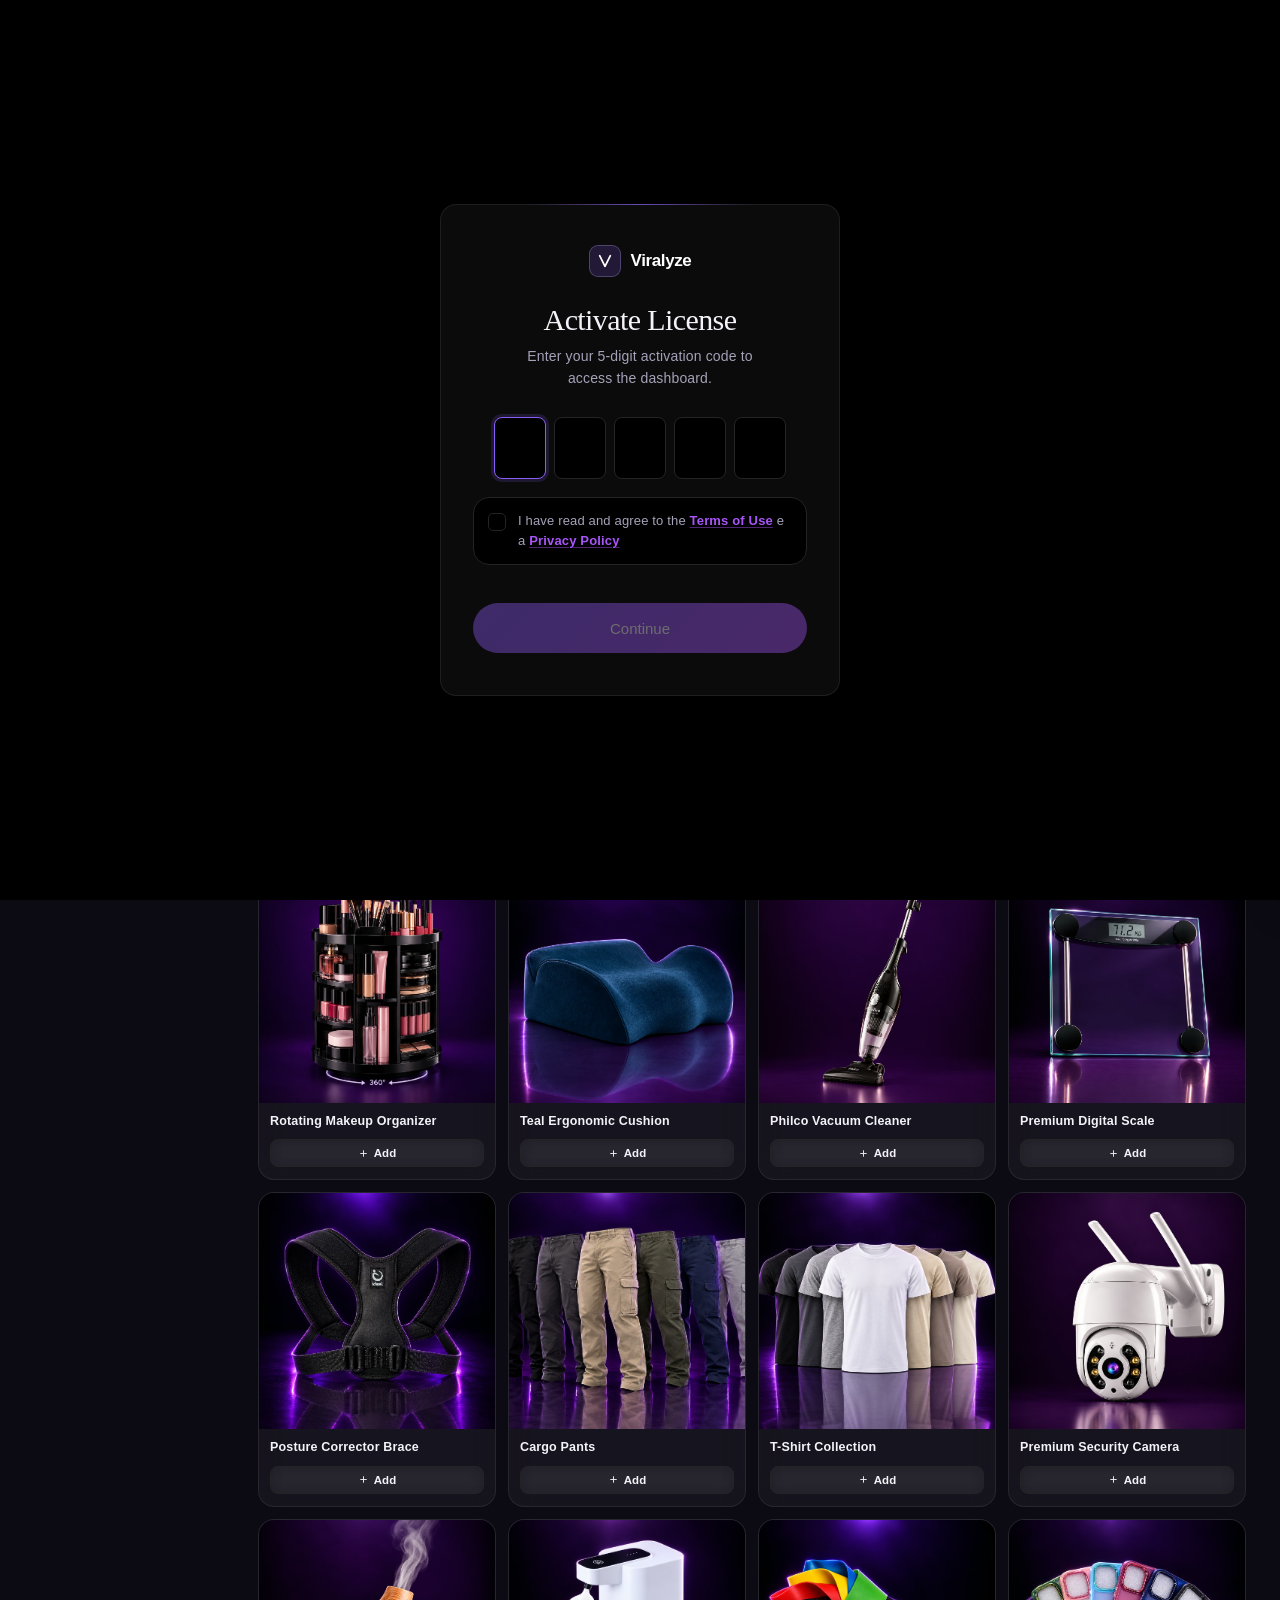
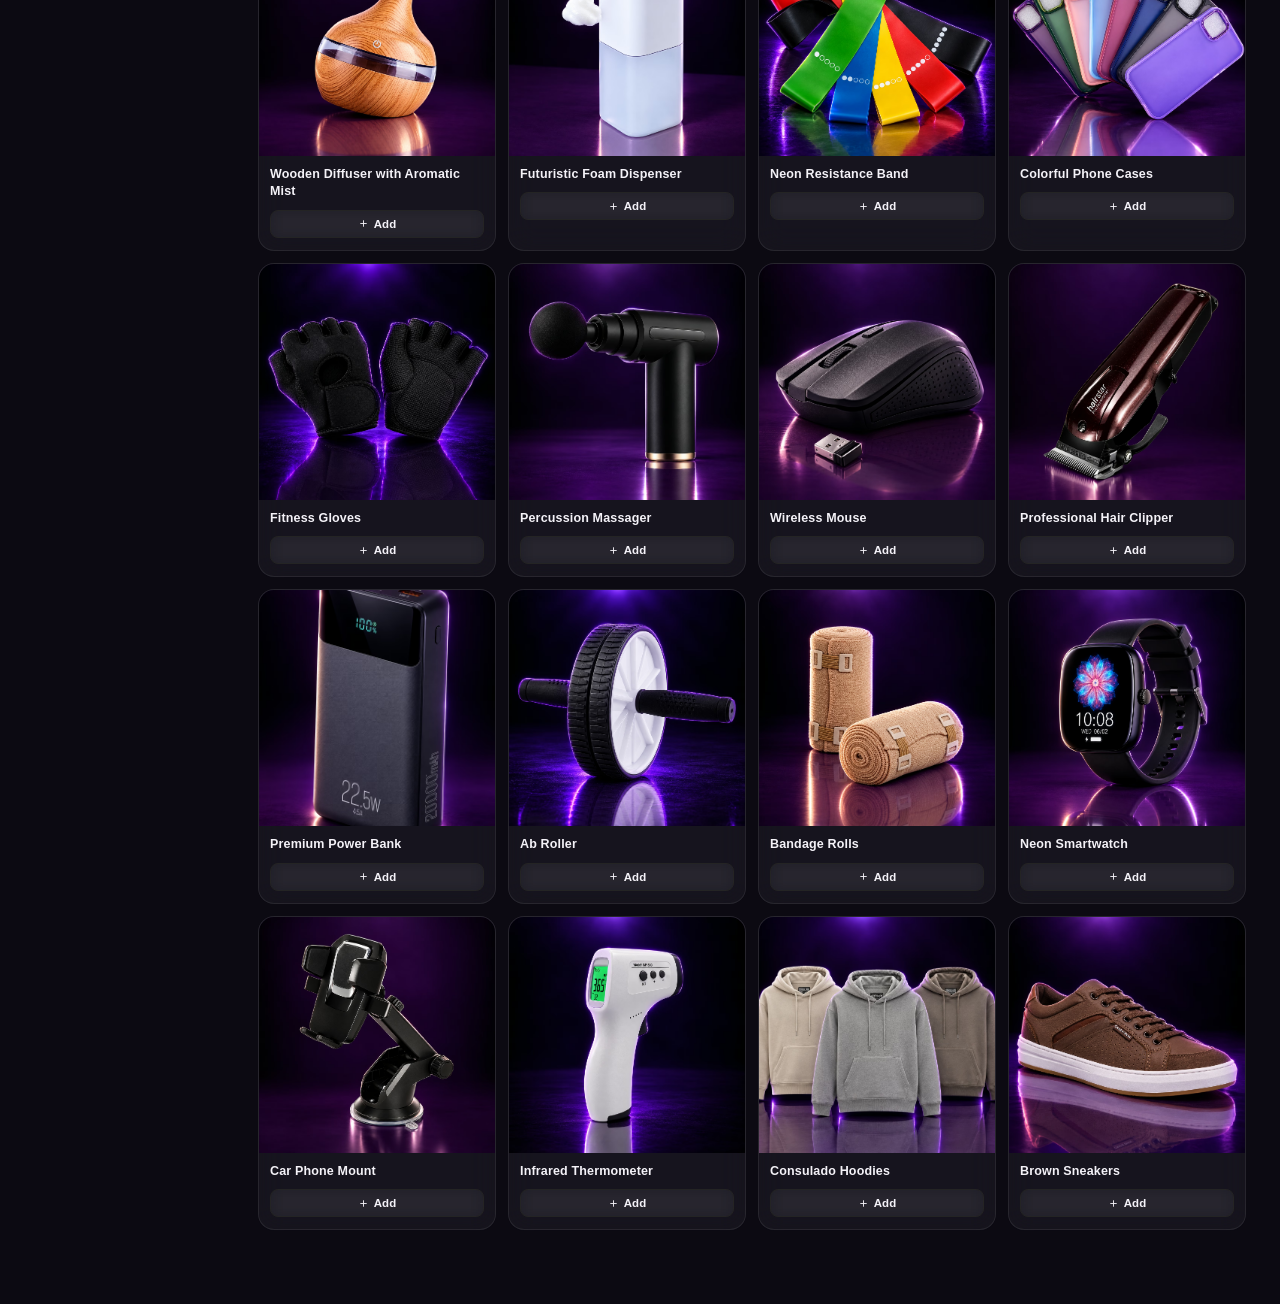
<file: index.html>
<!DOCTYPE html>
<html lang="pt-BR">
<head>
<meta charset="UTF-8">
<meta http-equiv="Content-Security-Policy" content="default-src 'self'; script-src 'self'; style-src 'self' 'unsafe-inline' https://fonts.googleapis.com; font-src 'self' https://fonts.gstatic.com; img-src 'self' data: blob: https:; connect-src 'self' https://nexai-backend-production-5e36.up.railway.app; object-src 'none'; base-uri 'self'; form-action 'self'">
<script src="js/events.js"></script>
<meta name="viewport" content="width=device-width, initial-scale=1.0, viewport-fit=cover">
<meta name="theme-color" content="#0c0a12">
<title>Viralyze — Studio de Marketing Viral</title>
<meta name="description" content="Descubra produtos em alta, gere prompts de imagem e vídeo prontos e crie influencers IA para vender mais no TikTok Shop. Tudo num só lugar.">
<link rel="canonical" href="https://viralyze-tok.vercel.app/">
<meta property="og:type" content="website">
<meta property="og:site_name" content="Viralyze">
<meta property="og:locale" content="pt_BR">
<meta property="og:url" content="https://viralyze-tok.vercel.app/">
<meta property="og:title" content="Viralyze — Studio de Marketing Viral">
<meta property="og:description" content="Descubra produtos em alta e gere prompts profissionais de imagem e vídeo para vender no TikTok Shop.">
<meta property="og:image" content="https://viralyze-tok.vercel.app/assets/og.jpg">
<meta property="og:image:type" content="image/jpeg">
<meta property="og:image:width" content="1200">
<meta property="og:image:height" content="630">
<meta property="og:image:alt" content="Viralyze — Studio de Marketing Viral">
<meta name="twitter:card" content="summary_large_image">
<meta name="twitter:title" content="Viralyze — Studio de Marketing Viral">
<meta name="twitter:description" content="Descubra produtos em alta, gere prompts de imagem e vídeo prontos e crie influencers IA para vender mais no TikTok Shop.">
<meta name="twitter:image" content="https://viralyze-tok.vercel.app/assets/og.jpg">
<meta name="twitter:image:alt" content="Viralyze — Studio de Marketing Viral">
<script src="js/i18n.js"></script>
<link rel="icon" type="image/svg+xml" href="assets/favicon.svg">
<link rel="preconnect" href="https://fonts.googleapis.com">
<link href="https://fonts.googleapis.com/css2?family=Inter:wght@300;400;500;600;700;800&display=swap" rel="stylesheet">
<link rel="stylesheet" href="css/style.css?v=4">
<link rel="stylesheet" href="css/activation.css">
<link rel="preconnect" href="https://fonts.gstatic.com" crossorigin/>
<link href="https://fonts.googleapis.com/css2?family=EB+Garamond:wght@300;400;500&display=swap" rel="stylesheet">
<link rel="stylesheet" href="css/design-system.css?v=4">
<link rel="stylesheet" href="css/glass.css?v=6">
<link rel="stylesheet" href="css/elevenlabs-theme.css?v=3">
<link rel="stylesheet" href="css/viralvideos.css?v=2">
<link rel="stylesheet" href="css/enhancements.css?v=1">
</head>
<body>

<div class="toast" id="toast" role="status" aria-live="polite">
  <span id="toast-msg">Copiado!</span>
</div>

<div class="modal-overlay" id="add-product-modal" role="dialog" aria-modal="true" aria-labelledby="modal-title">
  <div class="modal">
    <button class="modal-close" aria-label="Fechar" data-click="closeAddModal">
      <svg viewBox="0 0 24 24" style="width:13px;height:13px;stroke:currentColor;fill:none;stroke-width:2;stroke-linecap:round;stroke-linejoin:round"><line x1="18" y1="6" x2="6" y2="18"/><line x1="6" y1="6" x2="18" y2="18"/></svg>
    </button>
    <div class="modal-title" id="modal-title">Adicionar Produto</div>
    <div class="modal-sub">Informe o nome e o prompt visual do seu produto</div>
    <div class="form-group">
      <label class="form-label" for="np-nome">Nome do Produto *</label>
      <input type="text" class="form-input" id="np-nome" placeholder="Ex: Sérum Hialurônico Premium" maxlength="60">
    </div>
    <div class="form-group">
      <label class="form-label" for="np-prompt">Prompt Visual <span style="color:var(--text3);font-size:9px;letter-spacing:0;text-transform:none;font-weight:400;margin-left:3px">(máx. 200 caracteres)</span></label>
      <textarea class="form-textarea" id="np-prompt" maxlength="200" placeholder="Descreva o produto visualmente em inglês. Ex: cylindrical bottle with white dropper top" style="min-height:76px" data-input="updateCharCounter" data-args='["np-prompt","np-counter",200]'></textarea>
      <div class="char-counter" id="np-counter">0 / 200</div>
    </div>
    <button class="modal-cta" data-click="saveNewProduct">Adicionar Produto</button>
  </div>
</div>

<header class="header">
  <div style="display:flex;align-items:center;gap:8px;margin-left:auto">
    <button type="button" class="header-search-btn" id="header-search-btn" aria-label="Busca global" data-click="openSearch">
      <svg viewBox="0 0 24 24" aria-hidden="true"><circle cx="11" cy="11" r="8"/><line x1="21" y1="21" x2="16.65" y2="16.65"/></svg>
      <span class="search-label" id="search-label-desk">Buscar</span>
      <kbd class="search-kbd" id="search-kbd">/</kbd>
    </button>
    <button class="settings-trigger" id="settings-btn"
            aria-label="Configurações" data-tip="Configurações" title="Configurações" data-click="switchTab" data-args='["settings","$el"]'>
      <svg viewBox="0 0 24 24" aria-hidden="true"><circle cx="12" cy="12" r="3"/><path d="M19.4 15a1.65 1.65 0 00.33 1.82l.06.06a2 2 0 010 2.83 2 2 0 01-2.83 0l-.06-.06a1.65 1.65 0 00-1.82-.33 1.65 1.65 0 00-1 1.51V21a2 2 0 01-4 0v-.09A1.65 1.65 0 009 19.4a1.65 1.65 0 00-1.82.33l-.06.06a2 2 0 01-2.83-2.83l.06-.06A1.65 1.65 0 004.68 15a1.65 1.65 0 00-1.51-1H3a2 2 0 010-4h.09A1.65 1.65 0 004.6 9a1.65 1.65 0 00-.33-1.82l-.06-.06a2 2 0 012.83-2.83l.06.06A1.65 1.65 0 009 4.68a1.65 1.65 0 001-1.51V3a2 2 0 014 0v.09a1.65 1.65 0 001 1.51 1.65 1.65 0 001.82-.33l.06-.06a2 2 0 012.83 2.83l-.06.06A1.65 1.65 0 0019.4 9a1.65 1.65 0 001.51 1H21a2 2 0 010 4h-.09a1.65 1.65 0 00-1.51 1z"/></svg>
    </button>
  </div>
</header>

<div class="layout">

    <nav class="sidebar" aria-label="Menu principal">
    <div class="logo" style="padding:6px 10px 16px">
      <div class="logo-icon" aria-hidden="true">
        <svg viewBox="0 0 24 24" style="width:16px;height:16px;stroke:white;fill:none;stroke-width:2.6;stroke-linecap:round;stroke-linejoin:round">
          <polyline points="4 4 12 20 20 4"/>
        </svg>
      </div>
      <span class="logo-text">Viralyze</span>
    </div>
    <div class="sidebar-section">Principal</div>
    <button type="button" class="sidebar-item active" aria-current="page" data-click="switchTab" data-args='["mining","$el"]'>
      <svg viewBox="0 0 24 24" aria-hidden="true"><path d="M3 9l9-7 9 7v11a2 2 0 01-2 2H5a2 2 0 01-2-2z"/><polyline points="9 22 9 12 15 12 15 22"/></svg>
      Inventário
    </button>
    <div class="sidebar-section">Criação</div>
    <button type="button" class="sidebar-item" data-click="switchTab" data-args='["freestudio","$el"]'>
      <svg viewBox="0 0 24 24" aria-hidden="true"><path d="M21 15a2 2 0 01-2 2H7l-4 4V5a2 2 0 012-2h14a2 2 0 012 2z"/></svg>
      Estúdio Livre
    </button>
    <button type="button" class="sidebar-item" data-click="switchTab" data-args='["viralize","$el"]'>
      <svg viewBox="0 0 24 24" aria-hidden="true"><polygon points="13 2 3 14 12 14 11 22 21 10 12 10 13 2"/></svg>
      Viralize A.I
    </button>
    <button type="button" class="sidebar-item" data-click="switchTab" data-args='["influencer","$el"]'>
      <svg viewBox="0 0 24 24" aria-hidden="true"><path d="M20 21v-2a4 4 0 00-4-4H8a4 4 0 00-4 4v2"/><circle cx="12" cy="7" r="4"/></svg>
      Influencers
    </button>
    <button type="button" class="sidebar-item" data-click="switchTab" data-args='["viralvideos","$el"]'>
      <svg viewBox="0 0 24 24" aria-hidden="true"><polyline points="23 6 13.5 15.5 8.5 10.5 1 18"/><polyline points="17 6 23 6 23 12"/></svg>
      Vídeos Virais
    </button>
    <button type="button" class="sidebar-item" data-click="switchTab" data-args='["imglibrary","$el"]'>
      <svg viewBox="0 0 24 24" aria-hidden="true"><path d="M4 19.5A2.5 2.5 0 016.5 17H20"/><path d="M6.5 2H20v20H6.5A2.5 2.5 0 014 19.5v-15A2.5 2.5 0 016.5 2z"/></svg>
      Biblioteca de Imagens
    </button>
    <div class="sidebar-footer">
      <button type="button" class="sidebar-item sidebar-settings" data-click="switchTab" data-args='["settings","$el"]'>
      <svg viewBox="0 0 24 24" aria-hidden="true"><circle cx="12" cy="12" r="3"/><path d="M19.4 15a1.65 1.65 0 00.33 1.82l.06.06a2 2 0 010 2.83 2 2 0 01-2.83 0l-.06-.06a1.65 1.65 0 00-1.82-.33 1.65 1.65 0 00-1 1.51V21a2 2 0 01-4 0v-.09A1.65 1.65 0 009 19.4a1.65 1.65 0 00-1.82.33l-.06.06a2 2 0 01-2.83-2.83l.06-.06A1.65 1.65 0 004.68 15a1.65 1.65 0 00-1.51-1H3a2 2 0 010-4h.09A1.65 1.65 0 004.6 9a1.65 1.65 0 00-.33-1.82l-.06-.06a2 2 0 012.83-2.83l.06.06A1.65 1.65 0 009 4.68a1.65 1.65 0 001-1.51V3a2 2 0 014 0v.09a1.65 1.65 0 001 1.51 1.65 1.65 0 001.82-.33l.06-.06a2 2 0 012.83 2.83l-.06.06A1.65 1.65 0 0019.4 9a1.65 1.65 0 001.51 1H21a2 2 0 010 4h-.09a1.65 1.65 0 00-1.51 1z"/></svg>
      Configurações
      </button>
      <div class="plan-mini" id="plan-mini" data-state="loading">
        <div class="plan-mini-dot"></div>
        <div>
          <div class="plan-mini-name" id="plan-mini-name">Plano Pro</div>
          <div class="plan-mini-label" id="plan-mini-label">Verificando licença…</div>
        </div>
      </div>
    </div>
  </nav>

    <main class="main-content">

        <div class="tab-content active" id="tab-mining">
      <div class="page-header">
        <div>
          <h1 class="page-title">Inventário</h1>
          <p class="page-sub">Todos os produtos virais que estamos monitorando pra você, prontos pra usar nas suas criações.</p>
        </div>
        <div class="stats-bar stats-bar-compact" id="stats-bar"></div>
      </div>

      <div class="inv-toolbar">
      <div class="niche-filter-wrap" id="niche-filter-wrap">
        <button type="button" class="niche-filter-btn" aria-haspopup="true" aria-expanded="false" data-click="toggleNicheFilter">
          <svg viewBox="0 0 24 24"><polygon points="22 3 2 3 10 12.46 10 19 14 21 14 12.46 22 3"/></svg>
          <span id="niche-filter-label">Todos os nichos</span>
          <svg class="niche-caret" viewBox="0 0 24 24"><polyline points="6 9 12 15 18 9"/></svg>
        </button>
        <div class="niche-filter-panel" id="mining-filters" role="group" aria-label="Filtrar por categoria">
          <button class="filter-chip active" data-cat="all">Todos</button>
          <button class="filter-chip" data-cat="beleza"><svg viewBox="0 0 24 24" fill="none" stroke="currentColor" stroke-width="1.8" stroke-linecap="round" stroke-linejoin="round"><path d="M12 3c4 5 7 8.5 7 12a7 7 0 01-14 0c0-3.5 3-7 7-12z"/></svg> Beleza</button>
          <button class="filter-chip" data-cat="saude"><svg viewBox="0 0 24 24" fill="none" stroke="currentColor" stroke-width="1.8" stroke-linecap="round" stroke-linejoin="round"><rect x="3" y="3" width="18" height="18" rx="6" transform="rotate(45 12 12)"/><line x1="9.5" y1="9.5" x2="14.5" y2="14.5"/></svg> Saúde</button>
          <button class="filter-chip" data-cat="moda"><svg viewBox="0 0 24 24" fill="none" stroke="currentColor" stroke-width="1.8" stroke-linecap="round" stroke-linejoin="round"><path d="M12 4a2 2 0 10-2 2"/><path d="M12 6l9 6.5a1.2 1.2 0 01-.7 2.2H3.7A1.2 1.2 0 013 12.5L12 6z"/><line x1="5" y1="18" x2="19" y2="18"/></svg> Moda</button>
          <button class="filter-chip" data-cat="casa"><svg viewBox="0 0 24 24" fill="none" stroke="currentColor" stroke-width="1.8" stroke-linecap="round" stroke-linejoin="round"><path d="M4 11.5L12 4l8 7.5"/><path d="M6 10v9a1 1 0 001 1h10a1 1 0 001-1v-9"/><path d="M10 20v-5h4v5"/></svg> Casa</button>
          <button class="filter-chip" data-cat="tech"><svg viewBox="0 0 24 24" fill="none" stroke="currentColor" stroke-width="1.8" stroke-linecap="round" stroke-linejoin="round"><rect x="6" y="2" width="12" height="20" rx="2"/><line x1="10" y1="18" x2="14" y2="18"/></svg> Tech</button>
          <button class="filter-chip" data-cat="fitness"><svg viewBox="0 0 24 24" fill="none" stroke="currentColor" stroke-width="1.8" stroke-linecap="round" stroke-linejoin="round"><rect x="2" y="9" width="3" height="6" rx="1"/><rect x="19" y="9" width="3" height="6" rx="1"/><line x1="6" y1="12" x2="18" y2="12"/><rect x="6" y="7" width="3" height="10" rx="1"/><rect x="15" y="7" width="3" height="10" rx="1"/></svg> Fitness</button>
        </div>
      </div>
      <button type="button" class="inv-link-btn" data-click="openLinkImport">
        <svg viewBox="0 0 24 24" aria-hidden="true"><path d="M10 13a5 5 0 007.07 0l3-3a5 5 0 00-7.07-7.07l-1.7 1.7"/><path d="M14 11a5 5 0 00-7.07 0l-3 3a5 5 0 007.07 7.07l1.7-1.7"/></svg>
        Importar por link
      </button>
      </div>
      <p class="section-label">Campeões de Venda</p>
      <div class="product-grid" id="product-grid" role="list"></div>
    </div>

        <div class="tab-content" id="tab-freestudio">
      <div class="page-header">
        <div>
          <h1 class="page-title">Estúdio Livre</h1>
          <p class="page-sub">Crie prompts de imagem e de vídeo em um chat só, do seu jeito.</p>
        </div>
      </div>

      <div id="fs-projects-view">
        <div class="fs-projects-header">
          <p class="section-label" style="margin:0">Seus projetos</p>
          <button type="button" class="fs-new-project-btn" data-click="fsCreateProject">
            <svg viewBox="0 0 24 24"><line x1="12" y1="5" x2="12" y2="19"/><line x1="5" y1="12" x2="19" y2="12"/></svg>
            Novo projeto
          </button>
        </div>
        <div class="fs-project-grid" id="fs-project-grid"></div>
      </div>

      <div id="fs-chat-view" class="fs-chat-shell" style="display:none">
        <div class="fs-chat-topbar">
          <button type="button" class="fs-back-btn" data-click="fsBackToProjects">
            <svg viewBox="0 0 24 24" style="width:12px;height:12px;stroke:currentColor;fill:none;stroke-width:2.4"><polyline points="15 18 9 12 15 6"/></svg>
            Projetos
          </button>
          <span class="fs-chat-title" id="fs-chat-title">Projeto</span>
          <button type="button" class="fs-delete-chat-btn" id="fs-delete-chat-btn" data-click="fsDeleteActiveProject" aria-label="Apagar este chat">
            <svg viewBox="0 0 24 24" aria-hidden="true"><polyline points="3 6 5 6 21 6"/><path d="M19 6l-1 14a2 2 0 01-2 2H8a2 2 0 01-2-2L5 6"/><path d="M10 11v6M14 11v6"/><path d="M9 6V4a1 1 0 011-1h4a1 1 0 011 1v2"/></svg>
            <span>Apagar</span>
          </button>
        </div>
        <div class="fs-mode-tabs">
          <button type="button" class="fs-mode-tab active" data-mode="imagem">
            <svg viewBox="0 0 24 24"><rect x="3" y="3" width="18" height="18" rx="2"/><circle cx="8.5" cy="8.5" r="1.5"/><polyline points="21 15 16 10 5 21"/></svg>
            Gerar Imagem
          </button>
          <button type="button" class="fs-mode-tab" data-mode="video">
            <svg viewBox="0 0 24 24"><polygon points="23 7 16 12 23 17 23 7"/><rect x="1" y="5" width="15" height="14" rx="2"/></svg>
            Prompt de Vídeo
          </button>
          <button type="button" class="fs-mode-tab" data-mode="extrair">
            <svg viewBox="0 0 24 24"><path d="M23 4v6h-6"/><path d="M20.49 15a9 9 0 11-2.12-9.36L23 10"/></svg>
            Extrair Movimento
          </button>
        </div>
        <div class="fs-chat-body" id="fs-chat-body"></div>
        <div class="fs-quick-replies" id="fs-quick-replies"></div>
        <button type="button" class="fs-upload-zone" id="fs-upload-zone" style="display:none"></button>
        <input type="file" id="fs-video-file-input" accept="video/*" style="display:none">
        <input type="text" id="fs-style-input" class="fs-textinput" placeholder="Descreva o estilo do vídeo (ex: mirror selfie, unboxing, GRWM...)" style="display:none">
        <div class="fs-extract-bar" id="fs-extract-btn-wrap">
          <div class="fs-extract-quota" id="fs-extract-quota" role="status" aria-live="polite" hidden></div>
          <button type="button" class="quick-action-btn primary" style="display:none" id="fs-extract-btn" data-click="fsRunExtract">Extrair Movimento</button>
        </div>
        <div class="fs-chat-inputrow" id="fs-chat-inputrow">
          <input type="text" class="fs-chat-input" id="fs-chat-input" placeholder="Escreva sua mensagem...">
          <button type="button" class="fs-send-btn" id="fs-send-btn" aria-label="Enviar">
            <svg viewBox="0 0 24 24"><line x1="22" y1="2" x2="11" y2="13"/><polygon points="22 2 15 22 11 13 2 9 22 2"/></svg>
          </button>
        </div>
      </div>
    </div>

        <div class="tab-content" id="tab-viralize">
      <div class="page-header">
        <div>
          <h1 class="page-title">Viralize A.I</h1>
          <p class="page-sub">Escolha um avatar e receba na hora um prompt de vídeo viral pronto pra usar.</p>
        </div>
      </div>
      <p class="section-label">Escolha um avatar</p>
      <div class="viralize-avatar-grid" id="viralize-avatar-grid"></div>
      <div class="viralize-output" id="viralize-output">
        <div class="viralize-output-label">Prompt pronto para <span id="viralize-output-avatar"></span></div>
        <div class="viralize-output-text" id="viralize-output-text"></div>
        <button type="button" class="copy-btn" data-click="copyViralizeOutput">
          <svg viewBox="0 0 24 24" aria-hidden="true"><rect x="9" y="9" width="13" height="13" rx="2"/><path d="M5 15H4a2 2 0 01-2-2V4a2 2 0 012-2h9a2 2 0 012 2v1"/></svg>
          Copiar Prompt
        </button>
      </div>
    </div>

        <div class="tab-content" id="tab-imglibrary">
      <div class="page-header">
        <div>
          <h1 class="page-title">Biblioteca de Imagens</h1>
          <p class="page-sub">Tudo o que você criar no Estúdio Livre vai ficar guardado aqui, num só lugar.</p>
        </div>
      </div>
      <div class="imglib-stats">
        <div><div class="imglib-stat-num">0</div><div class="imglib-stat-label">Imagens</div></div>
        <div><div class="imglib-stat-num">0</div><div class="imglib-stat-label">Pastas</div></div>
        <div><div class="imglib-stat-num">—</div><div class="imglib-stat-label">Última atualização</div></div>
      </div>
      <div class="imglib-empty">
        <svg viewBox="0 0 24 24"><rect x="3" y="3" width="18" height="18" rx="2"/><circle cx="8.5" cy="8.5" r="1.5"/><polyline points="21 15 16 10 5 21"/></svg>
        <p>Você ainda não gerou nenhuma imagem.<br>Crie no Estúdio Livre e ela aparece aqui.</p>
        <button type="button" class="quick-action-btn primary" data-click="switchTab" data-args='["freestudio",null]'>Ir para o Estúdio Livre</button>
      </div>
    </div>

        <div class="tab-content" id="tab-influencer">
      <div class="page-header">
        <div>
          <h1 class="page-title">Influencers</h1>
          <p class="page-sub">Crie e gerencie influencers IA para sua marca</p>
        </div>
      </div>
      <div class="filters" id="avatar-filters" role="group" aria-label="Filtrar influencers">
        <button class="filter-chip active" data-gender="all">Todos</button>
        <button class="filter-chip" data-gender="f"><svg viewBox="0 0 24 24" fill="none" stroke="currentColor" stroke-width="1.8" stroke-linecap="round" stroke-linejoin="round"><circle cx="12" cy="7" r="4"/><path d="M12 11c-4.5 0-7 3-7 7v2h14v-2c0-4-2.5-7-7-7z"/></svg> Feminino</button>
        <button class="filter-chip" data-gender="m"><svg viewBox="0 0 24 24" fill="none" stroke="currentColor" stroke-width="1.8" stroke-linecap="round" stroke-linejoin="round"><circle cx="12" cy="7" r="4"/><path d="M12 11c-4.5 0-7 3-7 7v2h14v-2c0-4-2.5-7-7-7z"/></svg> Masculino</button>
        <button class="filter-chip" data-gender="custom"><svg viewBox="0 0 24 24" fill="none" stroke="currentColor" stroke-width="1.8" stroke-linecap="round" stroke-linejoin="round"><path d="M12 3l2.6 5.9 6.4.6-4.8 4.3 1.4 6.3L12 16.9 6.4 20.1l1.4-6.3-4.8-4.3 6.4-.6z"/></svg> Meus Influencers</button>
      </div>
      <p class="section-label">Influencers Prontos</p>
      <div class="product-grid" id="avatar-grid" style="margin-bottom:28px" role="list"></div>
      <div id="custom-avatars-section" style="margin-bottom:28px;display:none">
        <p class="section-label">Meus Influencers Salvos</p>
        <div class="product-grid" id="custom-avatar-grid" role="list"></div>
      </div>
      <div class="inf-limit-note" id="inf-limit-note" role="status"></div>
      <div class="create-avatar-card">
        <h2 style="font-size:16px;font-weight:800;margin-bottom:16px;display:flex;align-items:center;gap:8px">
          <svg viewBox="0 0 24 24" style="width:16px;height:16px;stroke:var(--accent1);fill:none;stroke-width:2;stroke-linecap:round;stroke-linejoin:round" aria-hidden="true"><path d="M16 21v-2a4 4 0 00-4-4H6a4 4 0 00-4 4v2"/><circle cx="9" cy="7" r="4"/><line x1="19" y1="8" x2="19" y2="14"/><line x1="22" y1="11" x2="16" y2="11"/></svg>
          Criar Novo Influencer
        </h2>

        <div class="inf-mode-banner">
          <div class="inf-mode-card active" role="note">
            <svg viewBox="0 0 24 24" aria-hidden="true"><path d="M12 3l1.9 4.5 4.9.4-3.7 3.3 1.1 4.8L12 13.6l-4.2 2.4 1.1-4.8-3.7-3.3 4.9-.4z"/></svg>
            <div>
              <div class="inf-mode-title">Personalização completa</div>
              <div class="inf-mode-desc">Defina cada característica em etapas</div>
            </div>
          </div>
        </div>

        <div class="inf-stepper" id="inf-stepper" role="tablist" aria-label="Etapas de criação do influencer">
          <button type="button" class="inf-step-item active" data-step="1" role="tab" aria-selected="true" data-click="goInfStep" data-args='[1]'><span class="inf-step-num">1</span> Identidade</button>
          <button type="button" class="inf-step-item" data-step="2" role="tab" aria-selected="false" data-click="goInfStep" data-args='[2]'><span class="inf-step-num">2</span> Corpo</button>
          <button type="button" class="inf-step-item" data-step="3" role="tab" aria-selected="false" data-click="goInfStep" data-args='[3]'><span class="inf-step-num">3</span> Rosto</button>
          <button type="button" class="inf-step-item" data-step="4" role="tab" aria-selected="false" data-click="goInfStep" data-args='[4]'><span class="inf-step-num">4</span> Cabelo</button>
          <button type="button" class="inf-step-item" data-step="5" role="tab" aria-selected="false" data-click="goInfStep" data-args='[5]'><span class="inf-step-num">5</span> Estilo</button>
          <button type="button" class="inf-step-item" data-step="6" role="tab" aria-selected="false" data-click="goInfStep" data-args='[6]'><span class="inf-step-num">6</span> Renderização</button>
        </div>

        <div class="inf-wizard-layout">
          <div class="inf-wizard-main">

            <div class="inf-step-panel active" data-inf-step="1">
              <div class="form-group"><label class="form-label" for="av-nome">Nome do Influencer</label><input type="text" class="form-input" placeholder="Ex: Aurora, Marcus, Luna..." id="av-nome" maxlength="30" autocomplete="off" data-input="updateInfSummary"></div>

              <div class="form-group">
                <label class="form-label">Gênero</label>
                <input type="hidden" id="av-genero" value="Feminino">
                <div class="inf-option-grid">
                  <button type="button" class="inf-photo-card loading selected" data-click="selectInfOption" data-args='["$el","av-genero","Feminino"]'><img loading="lazy" decoding="async" src="assets/FEM.AVIF" alt="Feminino" data-load="infPhotoLoaded" data-error="infPhotoFailed" data-args='["$el"]'><span class="inf-photo-check">✓</span><span class="inf-photo-label">Feminino</span></button>
                  <button type="button" class="inf-photo-card loading" data-click="selectInfOption" data-args='["$el","av-genero","Masculino"]'><img loading="lazy" decoding="async" src="assets/MAS.AVIF" alt="Masculino" data-load="infPhotoLoaded" data-error="infPhotoFailed" data-args='["$el"]'><span class="inf-photo-check">✓</span><span class="inf-photo-label">Masculino</span></button>
                  <button type="button" class="inf-photo-card" data-click="selectInfOption" data-args='["$el","av-genero","Prefiro não dizer"]'><span class="inf-photo-neutral"><svg viewBox="0 0 24 24" aria-hidden="true"><circle cx="12" cy="8" r="4"/><path d="M4 21c0-4.4 3.6-7 8-7s8 2.6 8 7"/></svg></span><span class="inf-photo-check">✓</span><span class="inf-photo-label">Prefiro não dizer</span></button>
                </div>
              </div>

              <div class="form-group">
                <label class="form-label">Idade — <span id="av-idade-display">28</span> anos</label>
                <input type="range" id="av-idade" min="18" max="60" value="28" data-input="onAgeInput" data-args='["$el"]'>
              </div>

              <div class="form-group">
                <label class="form-label">Etnia / Origem</label>
                <input type="hidden" id="av-etnia" value="Latina/Latino">
                <div class="inf-option-grid" id="etnia-option-grid">
                  <button type="button" class="inf-photo-card loading selected" data-key="latina" data-click="selectInfOption" data-args='["$el","av-etnia","Latina/Latino"]'><img loading="lazy" decoding="async" src="assets/LAF.AVIF" alt="Latina/Latino" data-load="infPhotoLoaded" data-error="infPhotoFailed" data-args='["$el"]'><span class="inf-photo-check">✓</span><span class="inf-photo-label">Latina/Latino</span></button>
                  <button type="button" class="inf-photo-card loading" data-key="branca" data-click="selectInfOption" data-args='["$el","av-etnia","Branca"]'><img loading="lazy" decoding="async" src="assets/BRF.AVIF" alt="Branca" data-load="infPhotoLoaded" data-error="infPhotoFailed" data-args='["$el"]'><span class="inf-photo-check">✓</span><span class="inf-photo-label">Branca</span></button>
                  <button type="button" class="inf-photo-card loading" data-key="negra" data-click="selectInfOption" data-args='["$el","av-etnia","Negra"]'><img loading="lazy" decoding="async" src="assets/NEF.AVIF" alt="Negra" data-load="infPhotoLoaded" data-error="infPhotoFailed" data-args='["$el"]'><span class="inf-photo-check">✓</span><span class="inf-photo-label">Negra</span></button>
                  <button type="button" class="inf-photo-card loading" data-key="asiatica" data-click="selectInfOption" data-args='["$el","av-etnia","Asiática"]'><img loading="lazy" decoding="async" src="assets/ASF.AVIF" alt="Asiática" data-load="infPhotoLoaded" data-error="infPhotoFailed" data-args='["$el"]'><span class="inf-photo-check">✓</span><span class="inf-photo-label">Asiática</span></button>
                  <button type="button" class="inf-photo-card loading" data-key="indigena" data-click="selectInfOption" data-args='["$el","av-etnia","Indígena"]'><img loading="lazy" decoding="async" src="assets/INF.AVIF" alt="Indígena" data-load="infPhotoLoaded" data-error="infPhotoFailed" data-args='["$el"]'><span class="inf-photo-check">✓</span><span class="inf-photo-label">Indígena</span></button>
                  <button type="button" class="inf-photo-card loading" data-key="oriente" data-click="selectInfOption" data-args='["$el","av-etnia","Oriente Médio"]'><img loading="lazy" decoding="async" src="assets/ORF.AVIF" alt="Oriente Médio" data-load="infPhotoLoaded" data-error="infPhotoFailed" data-args='["$el"]'><span class="inf-photo-check">✓</span><span class="inf-photo-label">Oriente Médio</span></button>
                  <button type="button" class="inf-photo-card" data-click="selectInfOption" data-args='["$el","av-etnia","Prefiro não dizer"]'><span class="inf-photo-neutral"><svg viewBox="0 0 24 24" aria-hidden="true"><circle cx="12" cy="8" r="4"/><path d="M4 21c0-4.4 3.6-7 8-7s8 2.6 8 7"/></svg></span><span class="inf-photo-check">✓</span><span class="inf-photo-label">Prefiro não dizer</span></button>
                </div>
              </div>
            </div>

            <div class="inf-step-panel" data-inf-step="2">
              <div class="form-group">
                <label class="form-label">Tipo de Corpo</label>
                <input type="hidden" id="av-corpo" value="Magro">
                <div class="inf-option-grid" id="corpo-option-grid">
                  <button type="button" class="inf-photo-card loading selected" data-key="magro" data-click="selectInfOption" data-args='["$el","av-corpo","Magro"]'><img loading="lazy" decoding="async" src="assets/MAF.AVIF" alt="Magro" data-load="infPhotoLoaded" data-error="infPhotoFailed" data-args='["$el"]'><span class="inf-photo-check">✓</span><span class="inf-photo-label">Magro</span></button>
                  <button type="button" class="inf-photo-card loading" data-key="atletico" data-click="selectInfOption" data-args='["$el","av-corpo","Atlético"]'><img loading="lazy" decoding="async" src="assets/ATF.AVIF" alt="Atlético" data-load="infPhotoLoaded" data-error="infPhotoFailed" data-args='["$el"]'><span class="inf-photo-check">✓</span><span class="inf-photo-label">Atlético</span></button>
                  <button type="button" class="inf-photo-card loading" data-key="curvilineo" data-click="selectInfOption" data-args='["$el","av-corpo","Curvilíneo"]'><img loading="lazy" decoding="async" src="assets/CUF.AVIF" alt="Curvilíneo" data-load="infPhotoLoaded" data-error="infPhotoFailed" data-args='["$el"]'><span class="inf-photo-check">✓</span><span class="inf-photo-label">Curvilíneo</span></button>
                  <button type="button" class="inf-photo-card loading" data-key="plussize" data-click="selectInfOption" data-args='["$el","av-corpo","Plus Size"]'><img loading="lazy" decoding="async" src="assets/PSF.AVIF" alt="Plus Size" data-load="infPhotoLoaded" data-error="infPhotoFailed" data-args='["$el"]'><span class="inf-photo-check">✓</span><span class="inf-photo-label">Plus Size</span></button>
                  <button type="button" class="inf-photo-card loading" data-key="musculoso" data-click="selectInfOption" data-args='["$el","av-corpo","Musculoso"]'><img loading="lazy" decoding="async" src="assets/MUF.AVIF" alt="Musculoso" data-load="infPhotoLoaded" data-error="infPhotoFailed" data-args='["$el"]'><span class="inf-photo-check">✓</span><span class="inf-photo-label">Musculoso</span></button>
                </div>
              </div>
              <div class="form-group">
                <label class="form-label">Altura</label>
                <input type="hidden" id="av-altura" value="Baixa">
                <div class="inf-option-grid" id="altura-option-grid">
                  <button type="button" class="inf-photo-card loading selected" data-key="baixa" data-click="selectInfOption" data-args='["$el","av-altura","Baixa"]'><img loading="lazy" decoding="async" src="assets/BAF.AVIF" alt="Baixa" data-load="infPhotoLoaded" data-error="infPhotoFailed" data-args='["$el"]'><span class="inf-photo-check">✓</span><span class="inf-photo-label">Baixa</span></button>
                  <button type="button" class="inf-photo-card loading" data-key="media" data-click="selectInfOption" data-args='["$el","av-altura","Média"]'><img loading="lazy" decoding="async" src="assets/MEF.AVIF" alt="Média" data-load="infPhotoLoaded" data-error="infPhotoFailed" data-args='["$el"]'><span class="inf-photo-check">✓</span><span class="inf-photo-label">Média</span></button>
                  <button type="button" class="inf-photo-card loading" data-key="alta" data-click="selectInfOption" data-args='["$el","av-altura","Alta"]'><img loading="lazy" decoding="async" src="assets/ALF.AVIF" alt="Alta" data-load="infPhotoLoaded" data-error="infPhotoFailed" data-args='["$el"]'><span class="inf-photo-check">✓</span><span class="inf-photo-label">Alta</span></button>
                </div>
              </div>
            </div>

            <div class="inf-step-panel" data-inf-step="3">
              <div class="form-group">
                <label class="form-label">Formato do Rosto</label>
                <input type="hidden" id="av-rosto" value="Oval">
                <div class="inf-option-grid" id="rosto-option-grid">
                  <button type="button" class="inf-photo-card loading selected" data-key="oval" data-click="selectInfOption" data-args='["$el","av-rosto","Oval"]'><img loading="lazy" decoding="async" src="assets/OVF.AVIF" alt="Oval" data-load="infPhotoLoaded" data-error="infPhotoFailed" data-args='["$el"]'><span class="inf-photo-check">✓</span><span class="inf-photo-label">Oval</span></button>
                  <button type="button" class="inf-photo-card loading" data-key="redondo" data-click="selectInfOption" data-args='["$el","av-rosto","Redondo"]'><img loading="lazy" decoding="async" src="assets/RDF.AVIF" alt="Redondo" data-load="infPhotoLoaded" data-error="infPhotoFailed" data-args='["$el"]'><span class="inf-photo-check">✓</span><span class="inf-photo-label">Redondo</span></button>
                  <button type="button" class="inf-photo-card loading" data-key="quadrado" data-click="selectInfOption" data-args='["$el","av-rosto","Quadrado"]'><img loading="lazy" decoding="async" src="assets/QDF.AVIF" alt="Quadrado" data-load="infPhotoLoaded" data-error="infPhotoFailed" data-args='["$el"]'><span class="inf-photo-check">✓</span><span class="inf-photo-label">Quadrado</span></button>
                  <button type="button" class="inf-photo-card loading" data-key="triangular" data-click="selectInfOption" data-args='["$el","av-rosto","Triangular"]'><img loading="lazy" decoding="async" src="assets/TRF.AVIF" alt="Triangular" data-load="infPhotoLoaded" data-error="infPhotoFailed" data-args='["$el"]'><span class="inf-photo-check">✓</span><span class="inf-photo-label">Triangular</span></button>
                  <button type="button" class="inf-photo-card loading" data-key="coracao" data-click="selectInfOption" data-args='["$el","av-rosto","Coração"]'><img loading="lazy" decoding="async" src="assets/CRF.AVIF" alt="Coração" data-load="infPhotoLoaded" data-error="infPhotoFailed" data-args='["$el"]'><span class="inf-photo-check">✓</span><span class="inf-photo-label">Coração</span></button>
                </div>
              </div>
              <div class="form-group">
                <label class="form-label">Cor dos Olhos</label>
                <input type="hidden" id="av-olhos" value="Castanhos">
                <div class="inf-option-grid" id="olhos-option-grid">
                  <button type="button" class="inf-photo-card loading selected" data-click="selectInfOption" data-args='["$el","av-olhos","Castanhos"]'><img loading="lazy" decoding="async" src="assets/CAS.AVIF" alt="Castanhos" data-load="infPhotoLoaded" data-error="infPhotoFailed" data-args='["$el"]'><span class="inf-photo-check">✓</span><span class="inf-photo-label">Castanhos</span></button>
                  <button type="button" class="inf-photo-card loading" data-click="selectInfOption" data-args='["$el","av-olhos","Pretos"]'><img loading="lazy" decoding="async" src="assets/PRE.AVIF" alt="Pretos" data-load="infPhotoLoaded" data-error="infPhotoFailed" data-args='["$el"]'><span class="inf-photo-check">✓</span><span class="inf-photo-label">Pretos</span></button>
                  <button type="button" class="inf-photo-card loading" data-click="selectInfOption" data-args='["$el","av-olhos","Verdes"]'><img loading="lazy" decoding="async" src="assets/VER.AVIF" alt="Verdes" data-load="infPhotoLoaded" data-error="infPhotoFailed" data-args='["$el"]'><span class="inf-photo-check">✓</span><span class="inf-photo-label">Verdes</span></button>
                  <button type="button" class="inf-photo-card loading" data-click="selectInfOption" data-args='["$el","av-olhos","Azuis"]'><img loading="lazy" decoding="async" src="assets/AZU.AVIF" alt="Azuis" data-load="infPhotoLoaded" data-error="infPhotoFailed" data-args='["$el"]'><span class="inf-photo-check">✓</span><span class="inf-photo-label">Azuis</span></button>
                  <button type="button" class="inf-photo-card loading" data-click="selectInfOption" data-args='["$el","av-olhos","Mel"]'><img loading="lazy" decoding="async" src="assets/MEL.AVIF" alt="Mel" data-load="infPhotoLoaded" data-error="infPhotoFailed" data-args='["$el"]'><span class="inf-photo-check">✓</span><span class="inf-photo-label">Mel</span></button>
                </div>
              </div>
            </div>

            <div class="inf-step-panel" data-inf-step="4">
              <div class="form-group">
                <label class="form-label">Cor do Cabelo</label>
                <input type="hidden" id="av-cor-cabelo" value="Preto">
                <div class="inf-option-grid" id="corcabelo-option-grid">
                  <button type="button" class="inf-photo-card loading selected" data-click="selectInfOption" data-args='["$el","av-cor-cabelo","Preto"]'><img loading="lazy" decoding="async" src="assets/PTO.AVIF" alt="Preto" data-load="infPhotoLoaded" data-error="infPhotoFailed" data-args='["$el"]'><span class="inf-photo-check">✓</span><span class="inf-photo-label">Preto</span></button>
                  <button type="button" class="inf-photo-card loading" data-click="selectInfOption" data-args='["$el","av-cor-cabelo","Castanho"]'><img loading="lazy" decoding="async" src="assets/CTO.AVIF" alt="Castanho" data-load="infPhotoLoaded" data-error="infPhotoFailed" data-args='["$el"]'><span class="inf-photo-check">✓</span><span class="inf-photo-label">Castanho</span></button>
                  <button type="button" class="inf-photo-card loading" data-click="selectInfOption" data-args='["$el","av-cor-cabelo","Loiro"]'><img loading="lazy" decoding="async" src="assets/LOI.AVIF" alt="Loiro" data-load="infPhotoLoaded" data-error="infPhotoFailed" data-args='["$el"]'><span class="inf-photo-check">✓</span><span class="inf-photo-label">Loiro</span></button>
                  <button type="button" class="inf-photo-card loading" data-click="selectInfOption" data-args='["$el","av-cor-cabelo","Ruivo"]'><img loading="lazy" decoding="async" src="assets/RUI.AVIF" alt="Ruivo" data-load="infPhotoLoaded" data-error="infPhotoFailed" data-args='["$el"]'><span class="inf-photo-check">✓</span><span class="inf-photo-label">Ruivo</span></button>
                  <button type="button" class="inf-photo-card loading" data-click="selectInfOption" data-args='["$el","av-cor-cabelo","Grisalho"]'><img loading="lazy" decoding="async" src="assets/GRI.AVIF" alt="Grisalho" data-load="infPhotoLoaded" data-error="infPhotoFailed" data-args='["$el"]'><span class="inf-photo-check">✓</span><span class="inf-photo-label">Grisalho</span></button>
                  <button type="button" class="inf-photo-card loading" data-click="selectInfOption" data-args='["$el","av-cor-cabelo","Colorido"]'><img loading="lazy" decoding="async" src="assets/COL.AVIF" alt="Colorido" data-load="infPhotoLoaded" data-error="infPhotoFailed" data-args='["$el"]'><span class="inf-photo-check">✓</span><span class="inf-photo-label">Colorido</span></button>
                </div>
              </div>
              <div class="form-group">
                <label class="form-label">Estilo do Cabelo</label>
                <input type="hidden" id="av-estilo-cabelo" value="Liso">
                <div class="inf-option-grid" id="estilocabelo-option-grid">
                  <button type="button" class="inf-photo-card loading selected" data-key="liso" data-click="selectInfOption" data-args='["$el","av-estilo-cabelo","Liso"]'><img loading="lazy" decoding="async" src="assets/LIF.AVIF" alt="Liso" data-load="infPhotoLoaded" data-error="infPhotoFailed" data-args='["$el"]'><span class="inf-photo-check">✓</span><span class="inf-photo-label">Liso</span></button>
                  <button type="button" class="inf-photo-card loading" data-key="ondulado" data-click="selectInfOption" data-args='["$el","av-estilo-cabelo","Ondulado"]'><img loading="lazy" decoding="async" src="assets/ONF.AVIF" alt="Ondulado" data-load="infPhotoLoaded" data-error="infPhotoFailed" data-args='["$el"]'><span class="inf-photo-check">✓</span><span class="inf-photo-label">Ondulado</span></button>
                  <button type="button" class="inf-photo-card loading" data-key="cacheado" data-click="selectInfOption" data-args='["$el","av-estilo-cabelo","Cacheado"]'><img loading="lazy" decoding="async" src="assets/CCF.AVIF" alt="Cacheado" data-load="infPhotoLoaded" data-error="infPhotoFailed" data-args='["$el"]'><span class="inf-photo-check">✓</span><span class="inf-photo-label">Cacheado</span></button>
                  <button type="button" class="inf-photo-card loading" data-key="crespo" data-click="selectInfOption" data-args='["$el","av-estilo-cabelo","Crespo"]'><img loading="lazy" decoding="async" src="assets/CEF.AVIF" alt="Crespo" data-load="infPhotoLoaded" data-error="infPhotoFailed" data-args='["$el"]'><span class="inf-photo-check">✓</span><span class="inf-photo-label">Crespo</span></button>
                  <button type="button" class="inf-photo-card loading" data-key="careca" data-click="selectInfOption" data-args='["$el","av-estilo-cabelo","Careca"]'><img loading="lazy" decoding="async" src="assets/CVF.AVIF" alt="Careca" data-load="infPhotoLoaded" data-error="infPhotoFailed" data-args='["$el"]'><span class="inf-photo-check">✓</span><span class="inf-photo-label">Careca</span></button>
                </div>
              </div>
            </div>

            <div class="inf-step-panel" data-inf-step="5">
              <div class="form-group"><label class="form-label">Estilo Visual</label><div class="chip-group" id="av-estilo"><button type="button" class="form-chip" data-click="toggleChip" data-args='["$el"]' aria-pressed="false">Minimalista</button><button type="button" class="form-chip" data-click="toggleChip" data-args='["$el"]' aria-pressed="false">Streetwear</button><button type="button" class="form-chip" data-click="toggleChip" data-args='["$el"]' aria-pressed="false">Luxo</button><button type="button" class="form-chip" data-click="toggleChip" data-args='["$el"]' aria-pressed="false">Fitness</button><button type="button" class="form-chip" data-click="toggleChip" data-args='["$el"]' aria-pressed="false">Grunge</button><button type="button" class="form-chip" data-click="toggleChip" data-args='["$el"]' aria-pressed="false">Boho</button></div></div>
              <div class="form-group"><label class="form-label">Nicho</label><div class="chip-group" id="av-nicho"><button type="button" class="form-chip" data-click="toggleChip" data-args='["$el"]' aria-pressed="false">Beleza</button><button type="button" class="form-chip" data-click="toggleChip" data-args='["$el"]' aria-pressed="false">Tech</button><button type="button" class="form-chip" data-click="toggleChip" data-args='["$el"]' aria-pressed="false">Moda</button><button type="button" class="form-chip" data-click="toggleChip" data-args='["$el"]' aria-pressed="false">Lifestyle</button><button type="button" class="form-chip" data-click="toggleChip" data-args='["$el"]' aria-pressed="false">Fitness</button><button type="button" class="form-chip" data-click="toggleChip" data-args='["$el"]' aria-pressed="false">Culinária</button></div></div>
              <div class="form-group"><label class="form-label">Personalidade</label><div class="chip-group" id="av-personalidade"><button type="button" class="form-chip" data-click="toggleChip" data-args='["$el"]' aria-pressed="false">Enérgica</button><button type="button" class="form-chip" data-click="toggleChip" data-args='["$el"]' aria-pressed="false">Sofisticada</button><button type="button" class="form-chip" data-click="toggleChip" data-args='["$el"]' aria-pressed="false">Divertida</button><button type="button" class="form-chip" data-click="toggleChip" data-args='["$el"]' aria-pressed="false">Educativa</button><button type="button" class="form-chip" data-click="toggleChip" data-args='["$el"]' aria-pressed="false">Empática</button><button type="button" class="form-chip" data-click="toggleChip" data-args='["$el"]' aria-pressed="false">Audaciosa</button></div></div>
              <div class="form-group"><label class="form-label">Tipo de Conteúdo</label><div class="chip-group" id="av-conteudo"><button type="button" class="form-chip" data-click="toggleChip" data-args='["$el"]' aria-pressed="false">Reviews</button><button type="button" class="form-chip" data-click="toggleChip" data-args='["$el"]' aria-pressed="false">Tutoriais</button><button type="button" class="form-chip" data-click="toggleChip" data-args='["$el"]' aria-pressed="false">Unboxing</button><button type="button" class="form-chip" data-click="toggleChip" data-args='["$el"]' aria-pressed="false">Vlogs</button><button type="button" class="form-chip" data-click="toggleChip" data-args='["$el"]' aria-pressed="false">GRWM</button><button type="button" class="form-chip" data-click="toggleChip" data-args='["$el"]' aria-pressed="false">TikTok Ads</button></div></div>
            </div>

            <div class="inf-step-panel" data-inf-step="6">
              <div class="form-group">
                <label class="form-label" for="av-desc">
                  Descrição adicional
                  <span style="color:var(--text3);font-size:9px;letter-spacing:0;text-transform:none;font-weight:400">(opcional · máx. 400)</span>
                </label>
                <textarea class="form-textarea" id="av-desc" maxlength="400"
                          placeholder="Características físicas específicas, sotaque, linguagem, tom de voz..." data-input="updateCharCounter" data-args='["av-desc","av-desc-counter",400]'></textarea>
                <div class="char-counter" id="av-desc-counter">0 / 400</div>
              </div>
              <button class="gen-btn" style="margin-top:4px" data-click="generateAvatarPromptAI">
                <svg viewBox="0 0 24 24" aria-hidden="true"><circle cx="12" cy="12" r="10"/><path d="M12 8v4l3 3"/></svg>
                Gerar Prompt com IA
              </button>
              <div class="ai-loading" id="avatar-ai-loading" style="margin-top:10px" role="status" aria-live="polite">
                <div class="ai-loading-dot"></div><div class="ai-loading-dot"></div><div class="ai-loading-dot"></div>
                <span>Claude está criando seu influencer...</span>
              </div>
              <textarea class="prompt-box" id="avatar-prompt-output" style="margin-top:10px;min-height:130px"
                        readonly placeholder="Preencha as informações e clique em Gerar Prompt..."
                        aria-readonly="true" aria-label="Prompt do influencer"></textarea>
              <button class="modal-cta inf-save-btn" style="margin-top:10px" data-click="saveGeneratedAvatar">
                <svg viewBox="0 0 24 24" style="width:13px;height:13px;stroke:white;fill:none;stroke-width:2;stroke-linecap:round;stroke-linejoin:round;display:inline;margin-right:5px" aria-hidden="true"><path d="M19 21H5a2 2 0 01-2-2V5a2 2 0 012-2h11l5 5v11a2 2 0 01-2 2z"/><polyline points="17 21 17 13 7 13 7 21"/><polyline points="7 3 7 8 15 8"/></svg>
                Salvar Influencer
              </button>
            </div>

            <div class="inf-wizard-nav">
              <button type="button" class="inf-nav-btn" id="inf-nav-back" style="visibility:hidden" data-click="infPrevStep">Voltar</button>
              <button type="button" class="inf-nav-btn primary" id="inf-nav-next" data-click="infNextStep">Avançar</button>
            </div>
          </div>

          <div class="inf-preview-panel">
            <div class="inf-preview-box">
              <svg viewBox="0 0 24 24" aria-hidden="true"><path d="M12 3l1.9 4.5 4.9.4-3.7 3.3 1.1 4.8L12 13.6l-4.2 2.4 1.1-4.8-3.7-3.3 4.9-.4z"/></svg>
              <span>Pré-visualização em breve</span>
            </div>
            <div class="inf-preview-summary">
              <div class="inf-summary-name" id="inf-summary-name">Sem nome</div>
              <div class="inf-summary-meta" id="inf-summary-meta">Feminino · 28 anos · Latina/Latino</div>
            </div>
          </div>
        </div>
      </div>
    </div>

        <div class="tab-content" id="tab-viralvideos">
      <div class="page-header">
        <div>
          <h1 class="page-title">Vídeos Virais</h1>
          <p class="page-sub">Os vídeos que estão bombando no TikTok agora, garimpados pra você.</p>
        </div>
      </div>
      <div class="vv-radar is-mining" id="vv-radar" role="status" aria-live="polite">
        <span class="vv-pulse" aria-hidden="true"></span>
        <div class="vv-radar-text">
          <div class="vv-status" id="vv-status">Conectando ao TikTok…</div>
          <div class="vv-count" id="vv-count">0 vídeos analisados</div>
        </div>
        <button type="button" class="vv-remine" id="vv-remine" disabled>Minerar de novo</button>
      </div>
      <div class="vv-grid" id="vv-grid"></div>
    </div>

        <div class="tab-content" id="tab-settings">
      <div class="page-header">
        <div>
          <h1 class="page-title">Configurações</h1>
          <p class="page-sub">Personalize sua experiência Viralyze</p>
        </div>
      </div>
      <div class="settings-grid">
        <div class="settings-card">
          <div class="settings-title-row">
            <div class="settings-title"><div class="settings-icon"><svg viewBox="0 0 24 24"><path d="M21 8a2 2 0 00-1-1.73l-7-4a2 2 0 00-2 0l-7 4A2 2 0 003 8v8a2 2 0 001 1.73l7 4a2 2 0 002 0l7-4A2 2 0 0021 16z"/><polyline points="3.29 7 12 12 20.71 7"/><line x1="12" y1="22" x2="12" y2="12"/></svg></div>Backup</div>
          </div>
          <div class="settings-row"><div><div class="settings-row-label">Backup completo</div><div class="settings-row-desc">Salva favoritos, influencers, produtos, prompts, conversas do Estúdio Livre e preferências em um arquivo</div></div></div>
          <div class="export-row">
            <button class="export-btn backup-btn" data-click="generateBackup"><svg viewBox="0 0 24 24"><line x1="12" y1="5" x2="12" y2="19"/><polyline points="19 12 12 19 5 12"/></svg>Gerar Backup</button>
            <button class="export-btn backup-btn" data-click="openBackupPicker"><svg viewBox="0 0 24 24"><line x1="12" y1="19" x2="12" y2="5"/><polyline points="5 12 12 5 19 12"/></svg>Importar Backup</button>
          </div>
          <input type="file" id="backup-file-input" accept="application/json,.json" style="display:none" data-change="importBackup" data-args='["$ev"]'>
          <div class="settings-row-desc" id="backup-status" style="margin-top:8px;min-height:14px"></div>
        </div>
        <div class="settings-card" id="device-card">
          <div class="settings-title"><div class="settings-icon"><svg viewBox="0 0 24 24"><rect x="2" y="3" width="20" height="14" rx="2"/><line x1="8" y1="21" x2="16" y2="21"/><line x1="12" y1="17" x2="12" y2="21"/></svg></div>Dispositivo</div>
          <div class="device-status"><span class="device-status-dot" aria-hidden="true"></span>Licença vinculada a este dispositivo</div>
          <div class="settings-row"><div class="settings-row-label">Navegador e sistema</div><div class="device-value" id="device-name">—</div></div>
          <div class="settings-row"><div class="settings-row-label">Tipo</div><div class="device-value" id="device-kind">—</div></div>
          <div class="settings-row"><div class="settings-row-label">Tela</div><div class="device-value" id="device-screen">—</div></div>
          <div class="settings-row" id="device-since-row" hidden><div class="settings-row-label">Ativado em</div><div class="device-value" id="device-since">—</div></div>
          <div class="settings-row"><div class="settings-row-label">ID do dispositivo</div><div class="device-value device-id" id="device-id">—</div></div>
          <div class="export-row">
            <button class="export-btn" id="device-copy-btn" type="button"><svg viewBox="0 0 24 24"><rect x="9" y="9" width="13" height="13" rx="2"/><path d="M5 15H4a2 2 0 01-2-2V4a2 2 0 012-2h9a2 2 0 012 2v1"/></svg><span>Copiar ID</span></button>
          </div>
          <div class="device-note">Sua licença fica vinculada ao aparelho onde foi ativada. Para usar em outro dispositivo, fale com o suporte e envie o ID acima.</div>
        </div>
      </div>
    </div>

  </main>
</div>

<nav class="bottom-nav" aria-label="Navegação principal">
  <button type="button" class="nav-item active" aria-label="Inventário" aria-current="page" data-click="switchTab" data-args='["mining","$el"]'>
    <svg viewBox="0 0 24 24" aria-hidden="true"><path d="M3 9l9-7 9 7v11a2 2 0 01-2 2H5a2 2 0 01-2-2z"/><polyline points="9 22 9 12 15 12 15 22"/></svg>
    <span class="nav-label">Inventário</span>
  </button>
  <button type="button" class="nav-item" aria-label="Estúdio Livre" data-click="switchTab" data-args='["freestudio","$el"]'>
    <svg viewBox="0 0 24 24" aria-hidden="true"><path d="M21 15a2 2 0 01-2 2H7l-4 4V5a2 2 0 012-2h14a2 2 0 012 2z"/></svg>
    <span class="nav-label">Estúdio</span>
  </button>
  <button type="button" class="nav-item" aria-label="Viralize A.I" data-click="switchTab" data-args='["viralize","$el"]'>
    <svg viewBox="0 0 24 24" aria-hidden="true"><polygon points="13 2 3 14 12 14 11 22 21 10 12 10 13 2"/></svg>
    <span class="nav-label">Viralize</span>
  </button>
  <button type="button" class="nav-item" aria-label="Influencers" data-click="switchTab" data-args='["influencer","$el"]'>
    <svg viewBox="0 0 24 24" aria-hidden="true"><path d="M20 21v-2a4 4 0 00-4-4H8a4 4 0 00-4 4v2"/><circle cx="12" cy="7" r="4"/></svg>
    <span class="nav-label">Influencers</span>
  </button>
  <button type="button" class="nav-item" aria-label="Vídeos Virais" data-click="switchTab" data-args='["viralvideos","$el"]'>
    <svg viewBox="0 0 24 24" aria-hidden="true"><polyline points="23 6 13.5 15.5 8.5 10.5 1 18"/><polyline points="17 6 23 6 23 12"/></svg>
    <span class="nav-label">Virais</span>
  </button>
  <button type="button" class="nav-item" aria-label="Biblioteca de Imagens" data-click="switchTab" data-args='["imglibrary","$el"]'>
    <svg viewBox="0 0 24 24" aria-hidden="true"><path d="M4 19.5A2.5 2.5 0 016.5 17H20"/><path d="M6.5 2H20v20H6.5A2.5 2.5 0 014 19.5v-15A2.5 2.5 0 016.5 2z"/></svg>
    <span class="nav-label">Galeria</span>
  </button>
</nav>

<div class="history-overlay-bg" id="history-overlay-bg" aria-hidden="true" data-click="closeHistory"></div>
<div class="history-panel" id="history-panel" role="dialog" aria-modal="true" aria-label="Histórico de prompts">
  <div class="history-panel-header">
    <span class="history-panel-title">Histórico de Prompts</span>
    <button class="history-panel-close" aria-label="Fechar histórico" data-click="closeHistory">
      <svg viewBox="0 0 24 24" style="width:13px;height:13px;stroke:currentColor;fill:none;stroke-width:2;stroke-linecap:round;stroke-linejoin:round"><line x1="18" y1="6" x2="6" y2="18"/><line x1="6" y1="6" x2="18" y2="18"/></svg>
    </button>
  </div>
  <div class="drag-hint">Clique em qualquer prompt para copiar</div>
  <div class="history-list" id="history-list"></div>
</div>

<div class="search-overlay" id="search-overlay" role="dialog" aria-modal="true" aria-label="Busca global">
  <div class="search-box">
    <div class="search-input-wrap">
      <svg viewBox="0 0 24 24" aria-hidden="true"><circle cx="11" cy="11" r="8"/><line x1="21" y1="21" x2="16.65" y2="16.65"/></svg>
      <input type="search" class="search-main-input" id="search-main-input" placeholder="Buscar produtos, influencers, seções..." autocomplete="off" spellcheck="false" aria-label="Campo de busca">
      <span class="search-shortcut">ESC</span>
    </div>
    <div class="search-results" id="search-results"></div>
    <div class="search-footer">
      <span>↑↓ navegar</span>
      <span>↵ selecionar</span>
      <span>ESC fechar</span>
    </div>
  </div>
</div>

<div class="modal-overlay" id="link-import-modal" role="dialog" aria-modal="true" aria-labelledby="link-import-title">
  <div class="modal" style="max-width:460px">
    <button class="modal-close" aria-label="Fechar" data-click="closeLinkImport">
      <svg viewBox="0 0 24 24" style="width:13px;height:13px;stroke:currentColor;fill:none;stroke-width:2;stroke-linecap:round;stroke-linejoin:round"><line x1="18" y1="6" x2="6" y2="18"/><line x1="6" y1="6" x2="18" y2="18"/></svg>
    </button>
    <div class="modal-title" id="link-import-title">Importar produto por link</div>
    <div class="modal-sub">Cole o link de um produto de Mercado Livre, Amazon, Shopee, AliExpress, Magalu e outras lojas conhecidas.</div>
    <div class="form-group">
      <label class="form-label" for="link-import-url">Link do produto</label>
      <div class="link-import-row">
        <input type="url" class="form-input" id="link-import-url" placeholder="https://www.mercadolivre.com.br/..." autocomplete="off" spellcheck="false">
        <button type="button" class="export-btn" id="link-import-fetch" data-click="fetchProductFromLink">Buscar</button>
      </div>
      <div class="link-import-status" id="link-import-status" role="status" aria-live="polite"></div>
    </div>
    <div class="link-preview" id="link-preview">
      <span class="link-preview-store" id="link-preview-store"></span>
      <div class="form-group">
        <label class="form-label" for="link-import-name">Nome do produto</label>
        <input type="text" class="form-input" id="link-import-name" maxlength="60" autocomplete="off">
      </div>
      <button type="button" class="modal-cta" data-click="confirmLinkImport">Adicionar ao inventário</button>
    </div>
  </div>
</div>

<div class="modal-overlay" id="confirm-modal" role="dialog" aria-modal="true" aria-labelledby="confirm-title">
  <div class="modal" style="max-width:380px;text-align:center">
    <div class="modal-title" id="confirm-title" style="font-size:16px;margin-bottom:10px">Confirmar ação</div>
    <div id="confirm-msg" style="font-size:13.5px;color:var(--text2);margin-bottom:22px;line-height:1.6"></div>
    <div style="display:flex;gap:9px">
      <button id="confirm-no" class="step-back-btn" style="flex:1;padding:11px">Cancelar</button>
      <button id="confirm-yes" class="modal-cta" style="flex:1;padding:11px;font-size:13.5px">Confirmar</button>
    </div>
  </div>
</div>

<div id="voice-orb-root"></div>

<script src="js/sanitize.js"></script>
<script src="js/session.js"></script>
<script src="js/script.js?v=2"></script>
<script src="js/freestudio.js"></script>
<script src="js/viralvideos.js?v=3"></script>

</body>
</html>
</file>
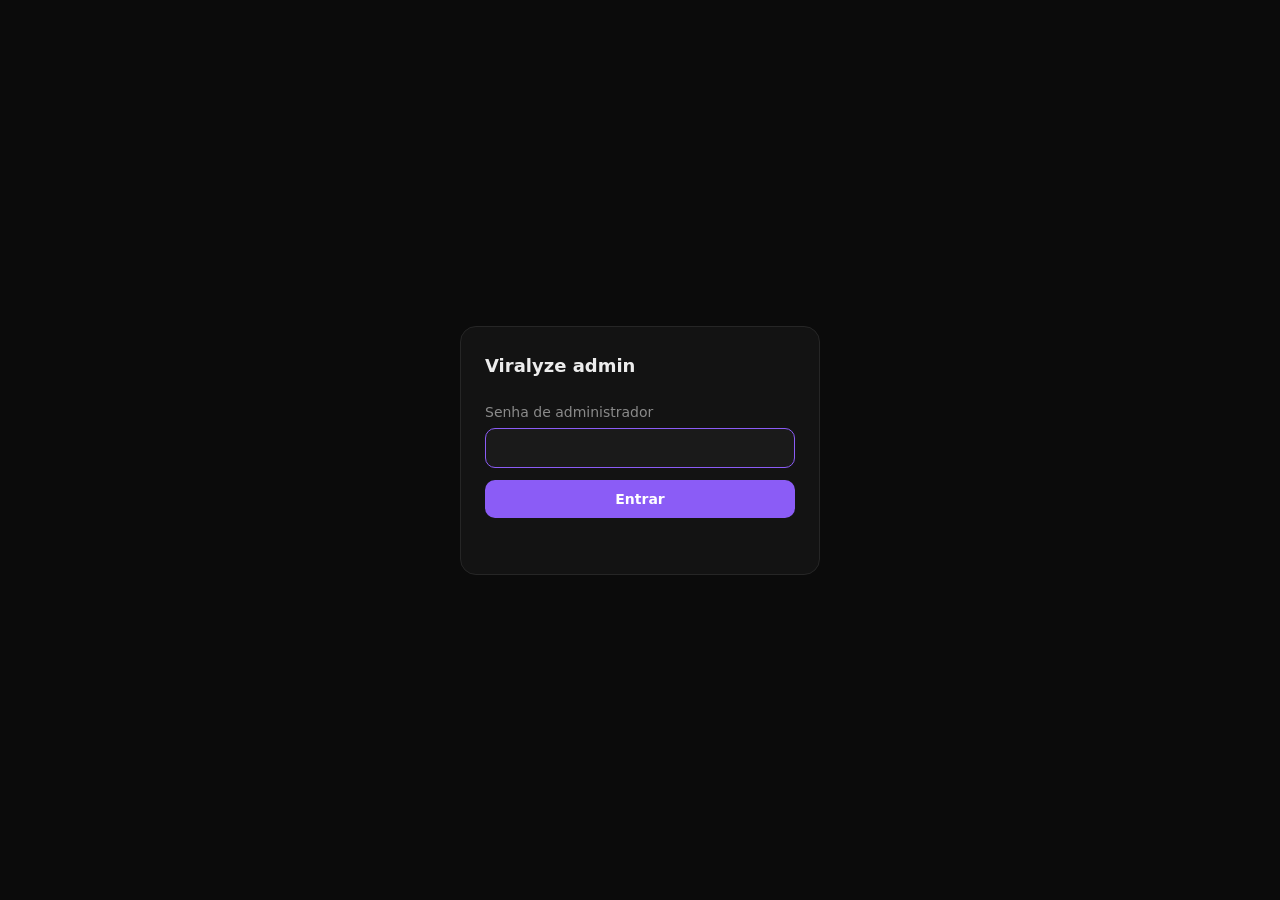
<file: admin/index.html>
<!DOCTYPE html>
<html lang="pt-BR">
<head>
<meta charset="UTF-8">
<meta http-equiv="Content-Security-Policy" content="default-src 'self'; script-src 'self'; style-src 'self' 'unsafe-inline' https://fonts.googleapis.com; font-src 'self' https://fonts.gstatic.com; img-src 'self' data:; connect-src https://nexai-backend-production-5e36.up.railway.app; object-src 'none'; base-uri 'none'; form-action 'none'">
<meta name="referrer" content="no-referrer">
<meta name="robots" content="noindex,nofollow">
<meta name="viewport" content="width=device-width, initial-scale=1.0, viewport-fit=cover">
<meta name="color-scheme" content="dark">
<title>Viralyze — Admin</title>
<link href="https://fonts.googleapis.com/css2?family=Inter:wght@400;500;600&display=swap" rel="stylesheet">
<style>
:root{
  --bg:#0b0b0b;
  --surface:#131313;
  --surface2:#1a1a1a;
  --border:#262626;
  --text:#ececec;
  --muted:#8a8a8a;

  --purple:#8b5cf6;
  --green:#22c55e;
  --red:#ef4444;
  --yellow:#eab308;
  --gray:#737373;

  --radius:10px;
}
*,*::before,*::after{margin:0;padding:0;box-sizing:border-box;}
html{color-scheme:dark;-webkit-text-size-adjust:100%;}
body{font-family:'Inter',system-ui,sans-serif;background:var(--bg);color:var(--text);min-height:100vh;min-height:100dvh;font-size:14px;-webkit-font-smoothing:antialiased;-webkit-tap-highlight-color:transparent;}
button,input,select{font-family:inherit;font-size:inherit;color:inherit;}
button{cursor:pointer;touch-action:manipulation;}
:focus-visible{outline:2px solid var(--purple);outline-offset:2px;}

#login-screen{position:fixed;inset:0;display:flex;align-items:center;justify-content:center;background:var(--bg);padding:20px;z-index:100;overflow-y:auto;}
.login-card{width:100%;max-width:360px;background:var(--surface);border:1px solid var(--border);border-radius:16px;padding:28px 24px;}
.brand{font-size:18px;font-weight:600;margin-bottom:28px;}
.login-card label{display:block;color:var(--muted);margin-bottom:8px;}
.input{width:100%;background:var(--surface2);border:1px solid var(--border);border-radius:var(--radius);padding:11px 13px;outline:none;transition:border-color .15s;}
.input:focus{border-color:var(--purple);}
.btn-primary{background:var(--purple);border:none;border-radius:var(--radius);color:#fff;font-weight:600;padding:11px 18px;transition:opacity .15s;}
.btn-primary:hover{opacity:.88;}
.btn-primary:disabled{opacity:.5;cursor:not-allowed;}
.login-card .btn-primary{width:100%;margin-top:12px;}
.login-error{color:var(--red);font-size:13px;margin-top:10px;min-height:18px;}

#main{display:none;}
.header{border-bottom:1px solid var(--border);height:calc(56px + env(safe-area-inset-top));padding:env(safe-area-inset-top) 24px 0;display:flex;align-items:center;justify-content:space-between;background:var(--bg);}
.header .brand{margin:0;font-size:16px;}
.link-btn{background:none;border:none;color:var(--muted);padding:6px 8px;border-radius:6px;transition:color .15s;}
.link-btn:hover{color:var(--text);}
.content{max-width:1000px;margin:0 auto;padding:28px 24px 60px;}

.create{background:var(--surface);border:1px solid var(--border);border-radius:var(--radius);padding:18px;margin-bottom:28px;}
.create-title{font-weight:600;margin-bottom:14px;}
.create-row{display:flex;flex-wrap:wrap;gap:14px;align-items:flex-end;}
.field{display:flex;flex-direction:column;gap:6px;}
.field > span{color:var(--muted);font-size:12.5px;}
.dd{position:relative;}
.dd-btn{display:flex;align-items:center;justify-content:space-between;gap:12px;min-width:140px;background:var(--surface2);border:1px solid var(--border);border-radius:8px;padding:9px 11px;text-align:left;transition:border-color .15s;}
.dd-btn:hover,.dd.open .dd-btn{border-color:var(--purple);}
.dd-btn svg{width:14px;height:14px;flex-shrink:0;color:var(--muted);}
.dd-btn .ph{color:var(--muted);}
.dd-menu,.cal{display:none;position:absolute;top:calc(100% + 6px);left:0;background:var(--surface2);border:1px solid var(--border);border-radius:12px;z-index:50;box-shadow:0 8px 24px rgba(0,0,0,.5);}
.dd.open .dd-menu,.dd.open .cal{display:block;}
.dd-menu{min-width:100%;padding:4px;}
.dd-item{display:block;width:100%;text-align:left;background:none;border:none;border-radius:8px;padding:8px 10px;white-space:nowrap;}
.dd-item:hover{background:rgba(255,255,255,.06);}
.dd-item.active{color:var(--purple);font-weight:600;}
.cal{width:264px;max-width:calc(100vw - 28px);padding:12px;}
.cal-head{display:flex;align-items:center;justify-content:space-between;margin-bottom:10px;font-weight:600;}
.cal-nav{background:none;border:none;width:28px;height:28px;border-radius:8px;color:var(--muted);font-size:18px;line-height:1;}
.cal-nav:hover{background:rgba(255,255,255,.06);color:var(--text);}
.cal-week,.cal-grid{display:grid;grid-template-columns:repeat(7,1fr);gap:2px;}
.cal-week span{text-align:center;color:var(--muted);font-size:12px;padding:4px 0;}
.day{aspect-ratio:1;background:none;border:1px solid transparent;border-radius:8px;font-size:13px;}
.day:hover:not(:disabled){background:rgba(255,255,255,.08);}
.day.today{border-color:rgba(139,92,246,.55);}
.day.sel{background:var(--purple);color:#fff;font-weight:600;}
.day:disabled{opacity:.25;cursor:not-allowed;}
.qty{display:flex;align-items:center;background:var(--surface2);border:1px solid var(--border);border-radius:8px;}
.qty button{background:none;border:none;width:34px;height:36px;font-size:17px;color:var(--muted);}
.qty button:hover{color:var(--text);}
.qty output{min-width:30px;text-align:center;font-weight:600;}
.toggle{display:flex;align-items:center;gap:8px;color:var(--muted);cursor:pointer;user-select:none;padding-bottom:9px;}
.toggle input{appearance:none;-webkit-appearance:none;width:16px;height:16px;border:1px solid var(--border);border-radius:5px;background:var(--surface2);cursor:pointer;transition:all .15s;}
.toggle input:checked{background:var(--purple) url("data:image/svg+xml,%3Csvg xmlns='http://www.w3.org/2000/svg' viewBox='0 0 24 24' fill='none' stroke='white' stroke-width='3.5' stroke-linecap='round' stroke-linejoin='round'%3E%3Cpolyline points='5 12 10 17 19 7'/%3E%3C/svg%3E") center/12px no-repeat;border-color:var(--purple);}
.custom-dates{display:none;gap:14px;}
.custom-dates.visible{display:flex;flex-wrap:wrap;}
.hidden{display:none !important;}
.field-desc{flex:1 1 220px;min-width:180px;}
.field-desc .input{padding:9px 11px;border-radius:8px;}
.desc{display:block;margin-top:3px;color:var(--text);font-size:12.5px;font-weight:400;opacity:.85;white-space:normal;word-break:break-word;max-width:320px;}

.created{display:none;margin-top:16px;padding-top:16px;border-top:1px solid var(--border);}
.created-head{display:flex;justify-content:space-between;align-items:center;margin-bottom:10px;color:var(--muted);}
.keys{display:flex;flex-wrap:wrap;gap:8px;}
.key-chip{background:var(--surface2);border:1px solid var(--border);border-radius:8px;padding:6px 12px;font-family:ui-monospace,Menlo,Consolas,monospace;font-size:14px;font-weight:600;letter-spacing:.5px;color:var(--text);transition:border-color .15s;}
.key-chip:hover{border-color:var(--purple);}

.toolbar{display:flex;flex-wrap:wrap;gap:12px;align-items:center;justify-content:space-between;margin-bottom:14px;}
.tabs{display:flex;flex-wrap:wrap;gap:4px;}
.tab{background:none;border:1px solid transparent;border-radius:8px;padding:7px 12px;color:var(--muted);display:flex;align-items:center;gap:7px;transition:all .15s;}
.tab:hover{color:var(--text);}
.tab.active{background:var(--surface);border-color:var(--border);color:var(--text);}
.tab .count{color:var(--muted);font-size:12.5px;}
.dot{width:8px;height:8px;border-radius:50%;background:currentColor;flex-shrink:0;}
.c-active{color:var(--green);}
.c-unused{color:var(--yellow);}
.c-expired{color:var(--red);}
.c-revoked{color:var(--gray);}
.search-row{display:flex;gap:8px;}
.search{width:200px;}
.icon-btn{background:var(--surface);border:1px solid var(--border);border-radius:var(--radius);padding:0 12px;color:var(--muted);transition:color .15s;}
.icon-btn:hover{color:var(--text);}

.table-card{background:var(--surface);border:1px solid var(--border);border-radius:var(--radius);overflow:hidden;}
.table-wrap{overflow-x:auto;}
table{width:100%;border-collapse:collapse;}
th{text-align:left;font-weight:500;color:var(--muted);font-size:12.5px;padding:11px 16px;border-bottom:1px solid var(--border);white-space:nowrap;}
td{padding:13px 16px;border-bottom:1px solid var(--border);white-space:nowrap;}
tr:last-child td{border-bottom:none;}
tbody tr:hover td{background:rgba(255,255,255,.015);}
.key-cell{font-family:ui-monospace,Menlo,Consolas,monospace;font-weight:600;font-size:14.5px;letter-spacing:.5px;}
.sub{display:block;color:var(--muted);font-size:12px;margin-top:2px;font-family:'Inter',sans-serif;letter-spacing:0;font-weight:400;}
.date-cell{color:var(--muted);}
.status{display:inline-flex;align-items:center;gap:7px;font-weight:500;}
.empty{text-align:center;color:var(--muted);padding:44px 16px;}
.td-label{display:none;}

.actions{display:flex;gap:6px;justify-content:flex-end;}
.act{background:transparent;border:1px solid;border-radius:7px;padding:5px 11px;font-size:12.5px;font-weight:500;transition:background .15s;}
.act-copy{color:var(--purple);border-color:rgba(139,92,246,.4);}
.act-copy:hover{background:rgba(139,92,246,.12);}
.act-revoke{color:var(--yellow);border-color:rgba(234,179,8,.4);}
.act-revoke:hover{background:rgba(234,179,8,.12);}
.act-delete{color:var(--red);border-color:rgba(239,68,68,.4);}
.act-delete:hover{background:rgba(239,68,68,.12);}

.toast{position:fixed;bottom:24px;left:50%;transform:translateX(-50%) translateY(12px);background:var(--surface2);border:1px solid var(--border);border-radius:var(--radius);padding:10px 16px;font-weight:500;opacity:0;pointer-events:none;transition:all .2s;z-index:300;white-space:nowrap;}
.toast.show{opacity:1;transform:translateX(-50%) translateY(0);}
.modal-overlay{position:fixed;inset:0;background:rgba(0,0,0,.72);z-index:200;display:none;align-items:center;justify-content:center;padding:20px;}
.modal-overlay.open{display:flex;}
.modal{background:var(--surface);border:1px solid var(--border);border-radius:14px;padding:24px;max-width:360px;width:100%;}
.modal-title{font-size:16px;font-weight:600;margin-bottom:8px;}
.modal-msg{color:var(--muted);line-height:1.55;margin-bottom:22px;}
.modal-msg strong{color:var(--text);font-family:ui-monospace,Menlo,Consolas,monospace;}
.modal-btns{display:flex;gap:10px;justify-content:flex-end;}
.btn-ghost{background:none;border:1px solid var(--border);border-radius:var(--radius);padding:9px 16px;color:var(--text);}
.btn-ghost:hover{background:var(--surface2);}
.more-wrap{display:none;justify-content:center;padding:16px;border-top:1px solid var(--border);}
.more-wrap.show{display:flex;}
.btn-confirm{border:none;border-radius:var(--radius);padding:9px 16px;font-weight:600;color:#fff;background:var(--purple);}
.btn-confirm.danger{background:var(--red);}
.btn-confirm.warn{background:var(--yellow);color:#1a1400;}

@media (max-width:640px){
  .brand{margin-bottom:22px;}
  .header{padding-left:max(16px,env(safe-area-inset-left));padding-right:max(16px,env(safe-area-inset-right));}
  .content{padding:16px max(14px,env(safe-area-inset-right)) calc(40px + env(safe-area-inset-bottom)) max(14px,env(safe-area-inset-left));}
  .link-btn{padding:10px 12px;}

  .input{font-size:16px;padding:13px 14px;}
  .btn-primary{min-height:48px;font-size:15px;}

  .create{padding:16px;margin-bottom:22px;}
  .create-row{flex-direction:column;align-items:stretch;gap:16px;}
  .field{width:100%;}
  .dd-btn{min-width:0;width:100%;min-height:46px;font-size:15px;}
  .custom-dates.visible{display:grid;grid-template-columns:1fr 1fr;gap:12px;}
  .qty{width:100%;}
  .qty button{width:56px;height:46px;font-size:22px;}
  .qty output{flex:1;font-size:16px;}
  .toggle{min-height:36px;padding-bottom:0;font-size:15px;}
  .toggle input{width:20px;height:20px;border-radius:6px;}
  .toggle input:checked{background-size:14px;}
  .key-chip{padding:10px 14px;font-size:15px;}

  .dd-menu,.cal{position:fixed;left:0;right:0;bottom:0;top:auto;width:auto;max-width:none;min-width:0;border-radius:18px 18px 0 0;border-bottom:none;padding:12px 12px calc(16px + env(safe-area-inset-bottom));z-index:220;box-shadow:none;}
  .cal{padding:16px 16px calc(20px + env(safe-area-inset-bottom));}
  .dd.open::before{content:"";position:fixed;inset:0;background:rgba(0,0,0,.68);z-index:210;}
  .dd-item{padding:15px 14px;font-size:16px;}
  .cal-head{font-size:16px;margin-bottom:12px;}
  .cal-nav{width:44px;height:44px;font-size:24px;}
  .cal-week span{font-size:13px;padding:6px 0;}
  .cal-grid,.cal-week{gap:4px;}
  .day{font-size:16px;}

  .toolbar{flex-direction:column;flex-wrap:nowrap;align-items:stretch;gap:10px;}
  html,body{overflow-x:hidden;}
  .tabs{flex-wrap:nowrap;overflow-x:auto;min-width:0;margin:0 -14px;padding:0 14px;scrollbar-width:none;-webkit-overflow-scrolling:touch;}
  .tabs::-webkit-scrollbar{display:none;}
  .tab{flex-shrink:0;white-space:nowrap;padding:10px 14px;font-size:14px;}
  .search-row{width:100%;}
  .search{flex:1;width:auto;min-width:0;}
  .icon-btn{min-height:46px;padding:0 16px;}

  .table-wrap{overflow:visible;}
  table,tbody{display:block;width:100%;}
  thead{display:none;}
  tr{display:grid;grid-template-columns:1fr 1fr auto;grid-template-areas:"key key status" "ativ expira expira" "actions actions actions";column-gap:12px;row-gap:12px;padding:16px;border-bottom:1px solid var(--border);}
  tr:last-child{border-bottom:none;}
  td{display:block;padding:0;border:none;white-space:normal;min-width:0;}
  tbody tr:hover td{background:none;}
  .td-key{grid-area:key;word-break:break-all;}
  .td-status{grid-area:status;align-self:start;}
  .td-ativ{grid-area:ativ;}
  .td-exp{grid-area:expira;}
  .td-actions{grid-area:actions;}
  .td-label{display:block;font-size:12px;color:var(--muted);margin-bottom:2px;}
  .date-cell{color:var(--text);font-size:14px;}
  td.empty{grid-area:1/1/2/-1;padding:40px 16px;}
  .key-cell{font-size:15.5px;}
  .actions{display:grid;grid-auto-flow:column;grid-auto-columns:1fr;gap:8px;}
  .act{min-height:44px;font-size:14px;border-radius:10px;}

  .toast{bottom:calc(20px + env(safe-area-inset-bottom));white-space:normal;text-align:center;max-width:calc(100vw - 32px);}
  .modal-overlay{align-items:flex-end;padding:0;}
  .modal{max-width:none;border-radius:18px 18px 0 0;border-bottom:none;padding:22px 20px calc(20px + env(safe-area-inset-bottom));}
  .modal-btns{flex-direction:column-reverse;}
  .btn-ghost,.btn-confirm{width:100%;min-height:48px;font-size:15px;}
}
@media (prefers-reduced-motion:reduce){*{transition:none !important;}}
</style>
</head>
<body>

<div id="login-screen">
  <div class="login-card">
    <div class="brand">Viralyze admin</div>
    <label for="secret-input">Senha de administrador</label>
    <input type="password" class="input" id="secret-input" autocomplete="current-password" autofocus>
    <button class="btn-primary" data-click="doLogin">Entrar</button>
    <div class="login-error" id="login-error" role="alert"></div>
  </div>
</div>

<div id="main">
  <header class="header">
    <div class="brand">Viralyze admin</div>
    <button class="link-btn" data-click="doLogout">Sair</button>
  </header>

  <div class="content">

    <section class="create">
      <div class="create-title">Nova licença</div>
      <div class="create-row">
        <div class="field" id="validity-field">
          <span>Validade</span>
          <div class="dd" id="validity-dd">
            <button type="button" class="dd-btn" data-click="toggleDD" data-stop data-args='["$el"]'>
              <span id="validity-label">1 mês</span>
              <svg viewBox="0 0 24 24" fill="none" stroke="currentColor" stroke-width="2" stroke-linecap="round" stroke-linejoin="round"><polyline points="6 9 12 15 18 9"/></svg>
            </button>
            <div class="dd-menu" data-click="noop" data-stop>
              <button type="button" class="dd-item active" data-click="pickValidity" data-args='["$el",1]'>1 mês</button>
              <button type="button" class="dd-item" data-click="pickValidity" data-args='["$el",3]'>3 meses</button>
              <button type="button" class="dd-item" data-click="pickValidity" data-args='["$el",6]'>6 meses</button>
              <button type="button" class="dd-item" data-click="pickValidity" data-args='["$el",12]'>12 meses</button>
            </div>
          </div>
        </div>

        <div class="custom-dates" id="custom-dates">
          <div class="field">
            <span>Início</span>
            <div class="dd">
              <button type="button" class="dd-btn" data-click="openCal" data-stop data-args='["start","$el"]'>
                <span class="ph" id="label-start">Selecionar</span>
                <svg viewBox="0 0 24 24" fill="none" stroke="currentColor" stroke-width="1.8" stroke-linecap="round" stroke-linejoin="round"><rect x="3" y="5" width="18" height="16" rx="2"/><line x1="16" y1="3" x2="16" y2="7"/><line x1="8" y1="3" x2="8" y2="7"/><line x1="3" y1="10" x2="21" y2="10"/></svg>
              </button>
              <div class="cal" id="cal-start" data-click="noop" data-stop></div>
            </div>
          </div>
          <div class="field">
            <span>Fim</span>
            <div class="dd">
              <button type="button" class="dd-btn" data-click="openCal" data-stop data-args='["end","$el"]'>
                <span class="ph" id="label-end">Selecionar</span>
                <svg viewBox="0 0 24 24" fill="none" stroke="currentColor" stroke-width="1.8" stroke-linecap="round" stroke-linejoin="round"><rect x="3" y="5" width="18" height="16" rx="2"/><line x1="16" y1="3" x2="16" y2="7"/><line x1="8" y1="3" x2="8" y2="7"/><line x1="3" y1="10" x2="21" y2="10"/></svg>
              </button>
              <div class="cal" id="cal-end" data-click="noop" data-stop></div>
            </div>
          </div>
        </div>

        <div class="field">
          <span>Dispositivos</span>
          <div class="dd" id="devices-dd">
            <button type="button" class="dd-btn" data-click="toggleDD" data-stop data-args='["$el"]'>
              <span id="devices-label">1 dispositivo</span>
              <svg viewBox="0 0 24 24" fill="none" stroke="currentColor" stroke-width="2" stroke-linecap="round" stroke-linejoin="round"><polyline points="6 9 12 15 18 9"/></svg>
            </button>
            <div class="dd-menu" data-click="noop" data-stop>
              <button type="button" class="dd-item active" data-click="pickDevices" data-args='["$el",1]'>1 dispositivo</button>
              <button type="button" class="dd-item" data-click="pickDevices" data-args='["$el",2]'>2 dispositivos</button>
              <button type="button" class="dd-item" data-click="pickDevices" data-args='["$el",3]'>3 dispositivos</button>
              <button type="button" class="dd-item" data-click="pickDevices" data-args='["$el",4]'>4 dispositivos</button>
              <button type="button" class="dd-item" data-click="pickDevices" data-args='["$el",5]'>5 dispositivos</button>
              <button type="button" class="dd-item" data-click="pickDevices" data-args='["$el",6]'>6 dispositivos</button>
              <button type="button" class="dd-item" data-click="pickDevices" data-args='["$el",7]'>7 dispositivos</button>
              <button type="button" class="dd-item" data-click="pickDevices" data-args='["$el",8]'>8 dispositivos</button>
              <button type="button" class="dd-item" data-click="pickDevices" data-args='["$el",9]'>9 dispositivos</button>
              <button type="button" class="dd-item" data-click="pickDevices" data-args='["$el",10]'>10 dispositivos</button>
            </div>
          </div>
        </div>

        <div class="field field-desc">
          <span>Descrição</span>
          <input type="text" class="input" id="desc-input" maxlength="100" placeholder="Ex.: João - plano família" autocomplete="off">
        </div>

        <div class="field">
          <span>Quantidade</span>
          <div class="qty">
            <button type="button" aria-label="Diminuir" data-click="changeQty" data-args='[-1]'>−</button>
            <output id="qty-display">1</output>
            <button type="button" aria-label="Aumentar" data-click="changeQty" data-args='[1]'>+</button>
          </div>
        </div>

        <label class="toggle">
          <input type="checkbox" id="custom-toggle" data-change="onDateModeChange" data-args='["$el"]'>
          Escolher datas
        </label>

        <button class="btn-primary" id="create-btn" data-click="createLicenses">Criar</button>
      </div>

      <div class="created" id="created-keys-box">
        <div class="created-head">
          <span id="created-title">Licenças criadas</span>
          <button class="link-btn" data-click="copyAllKeys">Copiar todas</button>
        </div>
        <div class="keys" id="keys-list"></div>
      </div>
    </section>

    <div class="toolbar">
      <div class="tabs" id="tabs">
        <button class="tab active" data-filter="all" data-click="setFilter" data-args='["all","$el"]'>Todas <span class="count" id="n-all">0</span></button>
        <button class="tab" data-filter="active" data-click="setFilter" data-args='["active","$el"]'><span class="dot c-active"></span>Ativas <span class="count" id="n-active">0</span></button>
        <button class="tab" data-filter="unused" data-click="setFilter" data-args='["unused","$el"]'><span class="dot c-unused"></span>Não usadas <span class="count" id="n-unused">0</span></button>
        <button class="tab" data-filter="expired" data-click="setFilter" data-args='["expired","$el"]'><span class="dot c-expired"></span>Expiradas <span class="count" id="n-expired">0</span></button>
        <button class="tab" data-filter="revoked" data-click="setFilter" data-args='["revoked","$el"]'><span class="dot c-revoked"></span>Revogadas <span class="count" id="n-revoked">0</span></button>
      </div>
      <div class="search-row">
        <input type="search" class="input search" placeholder="Buscar chave ou descrição" autocomplete="off" autocapitalize="off" spellcheck="false" id="search-input" data-input="onSearchInput">
        <button class="icon-btn" data-click="loadLicenses">Atualizar</button>
      </div>
    </div>

    <div class="table-card">
      <div class="table-wrap">
        <table>
          <thead>
            <tr><th>Chave</th><th>Status</th><th>Ativada</th><th>Expira</th><th></th></tr>
          </thead>
          <tbody id="licenses-tbody"><tr><td colspan="5" class="empty">Carregando…</td></tr></tbody>
        </table>
      </div>
      <div class="more-wrap" id="more-wrap"><button type="button" class="btn-ghost" id="more-btn" data-click="showMore"></button></div>
    </div>
  </div>
</div>

<div class="toast" id="toast" role="status"></div>

<div class="modal-overlay" id="confirm-modal">
  <div class="modal">
    <div class="modal-title" id="confirm-title"></div>
    <div class="modal-msg" id="confirm-msg"></div>
    <div class="modal-btns">
      <button class="btn-ghost" data-click="closeConfirm">Cancelar</button>
      <button class="btn-confirm" id="confirm-ok">Confirmar</button>
    </div>
  </div>
</div>

<script src="/admin/admin.js"></script>
</body>
</html>
</file>
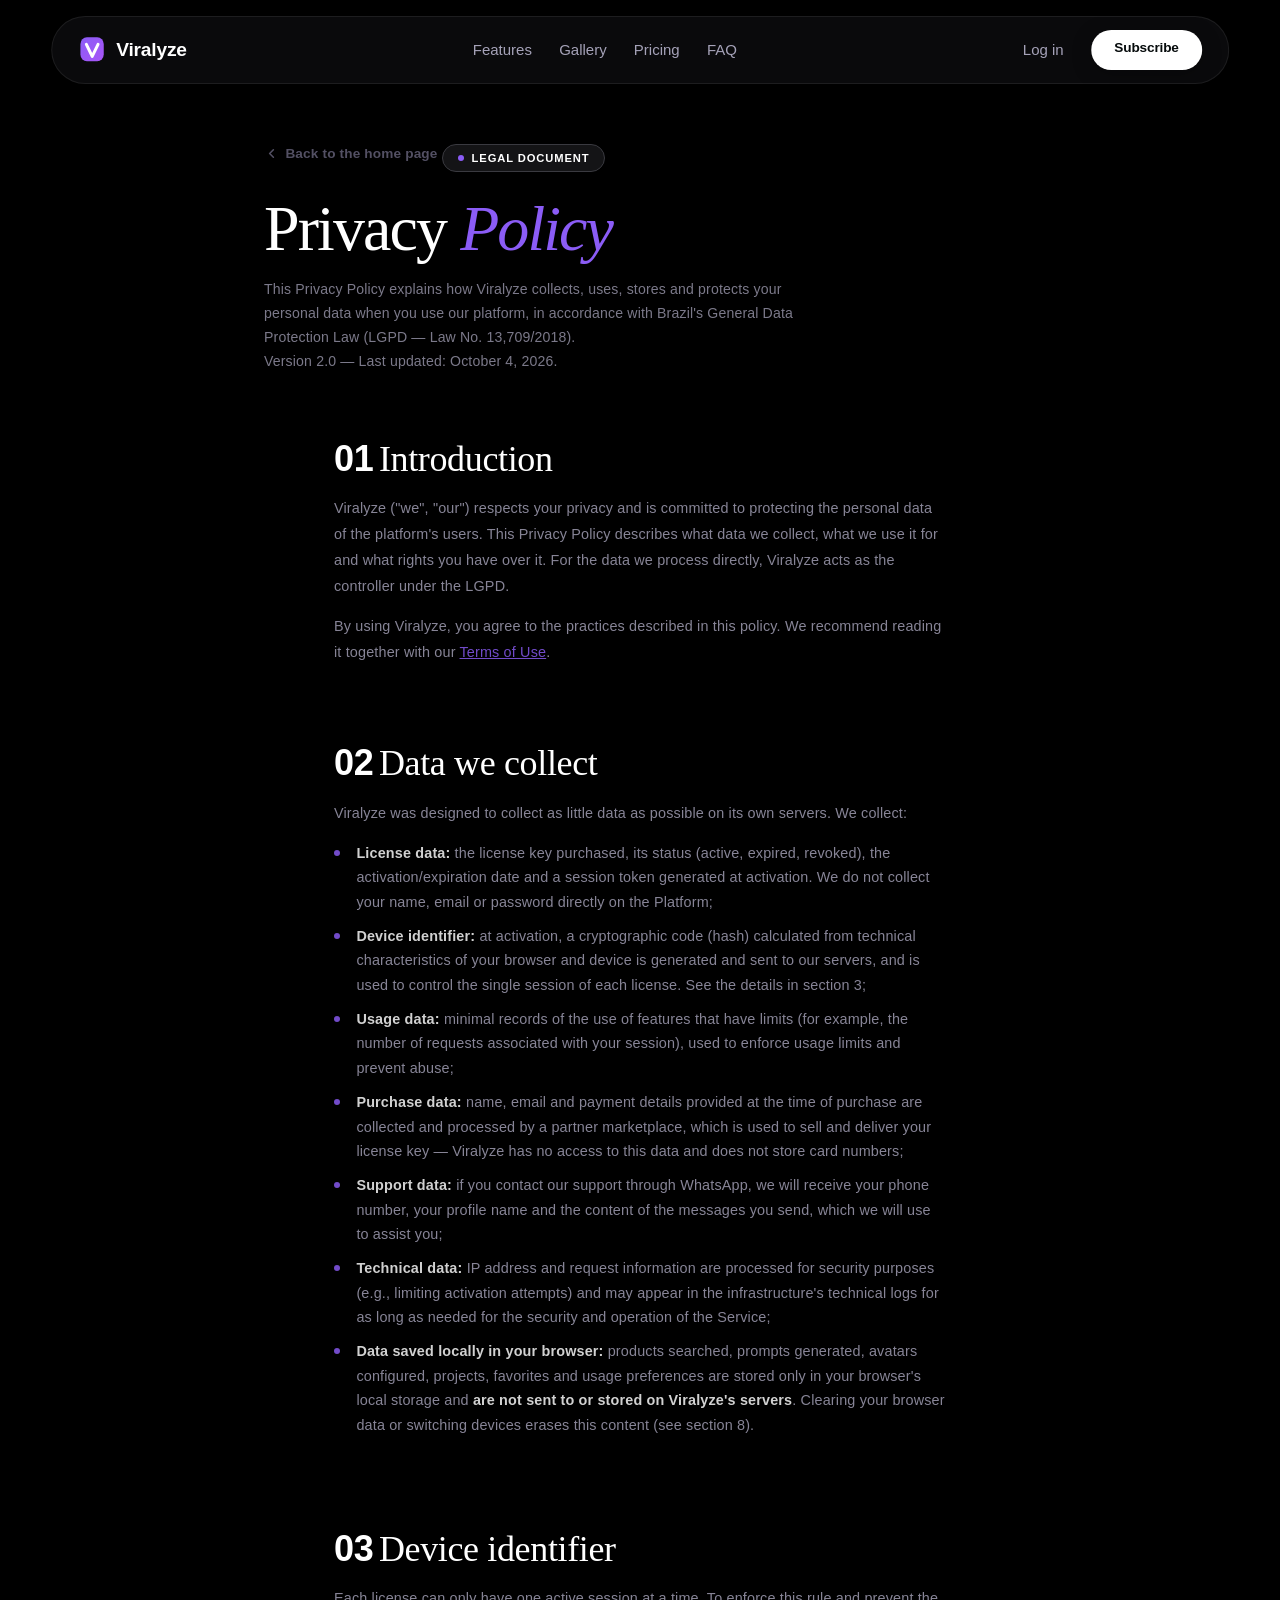
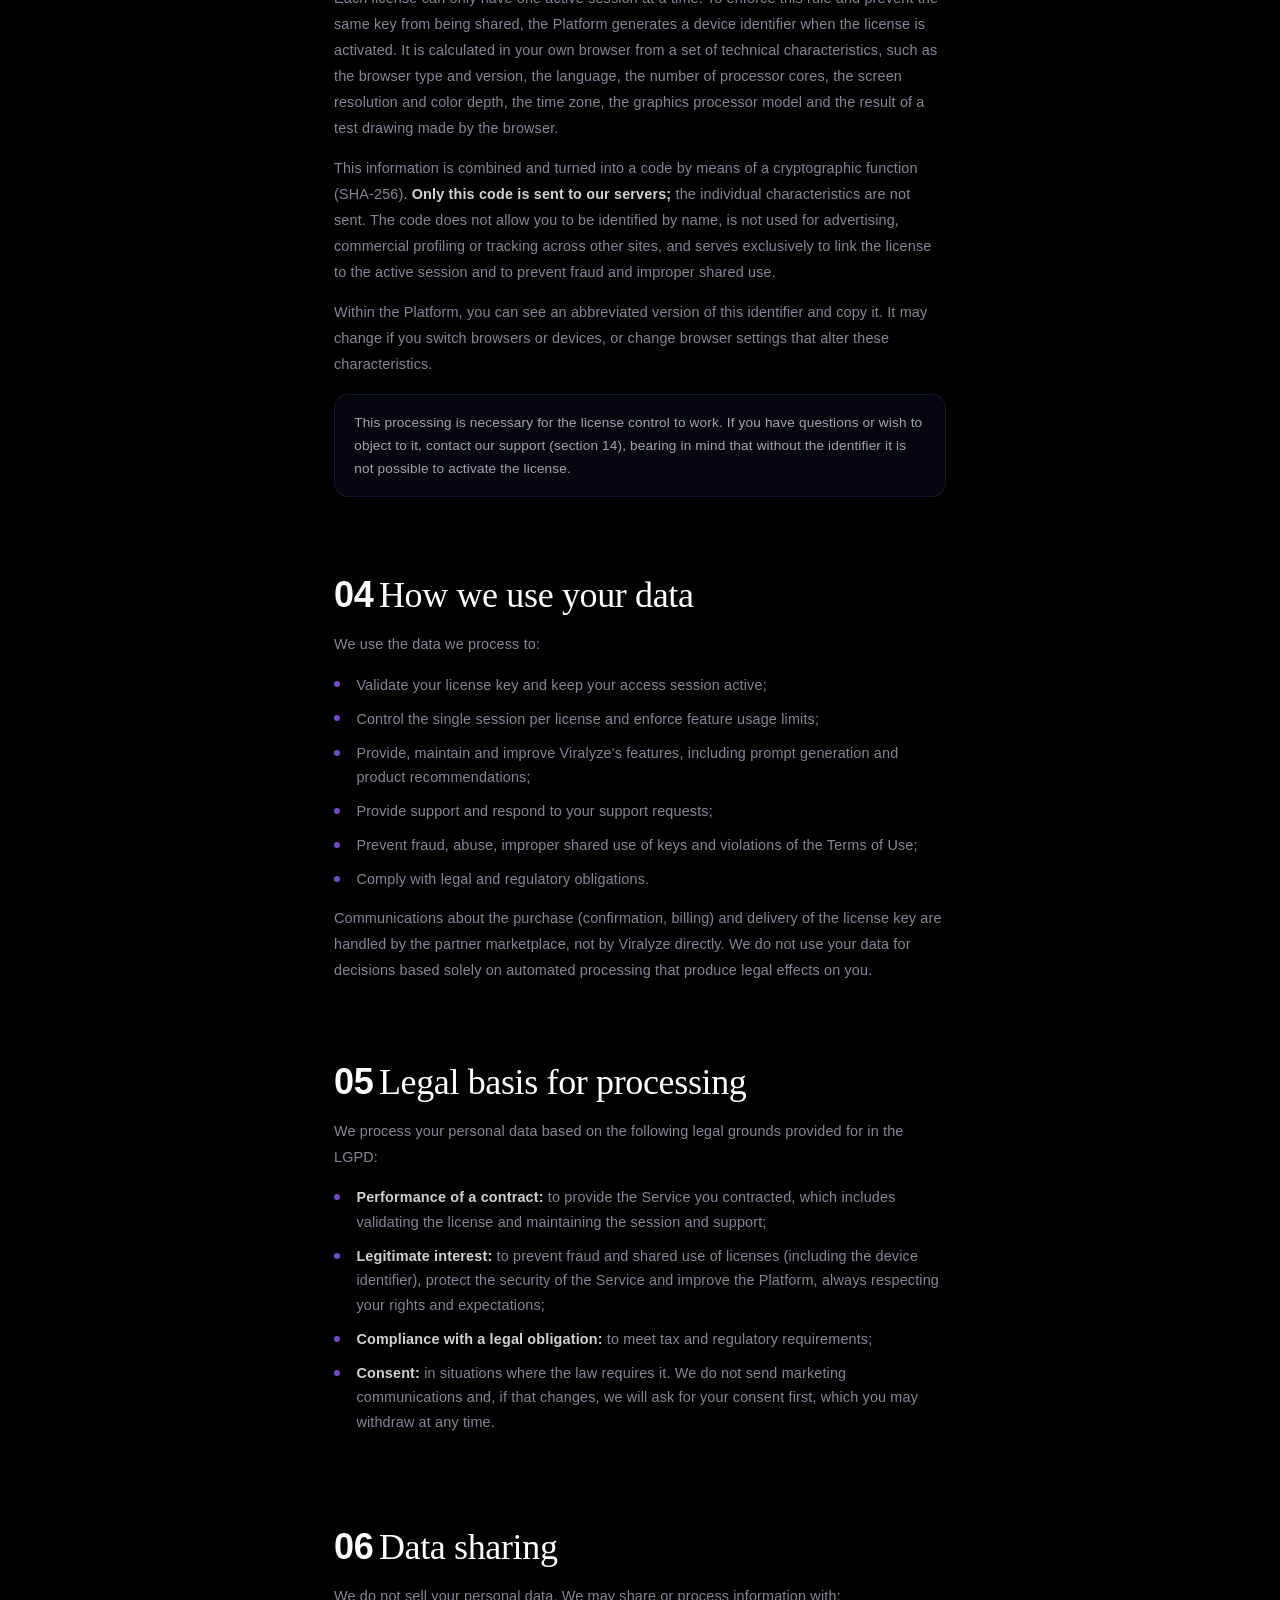
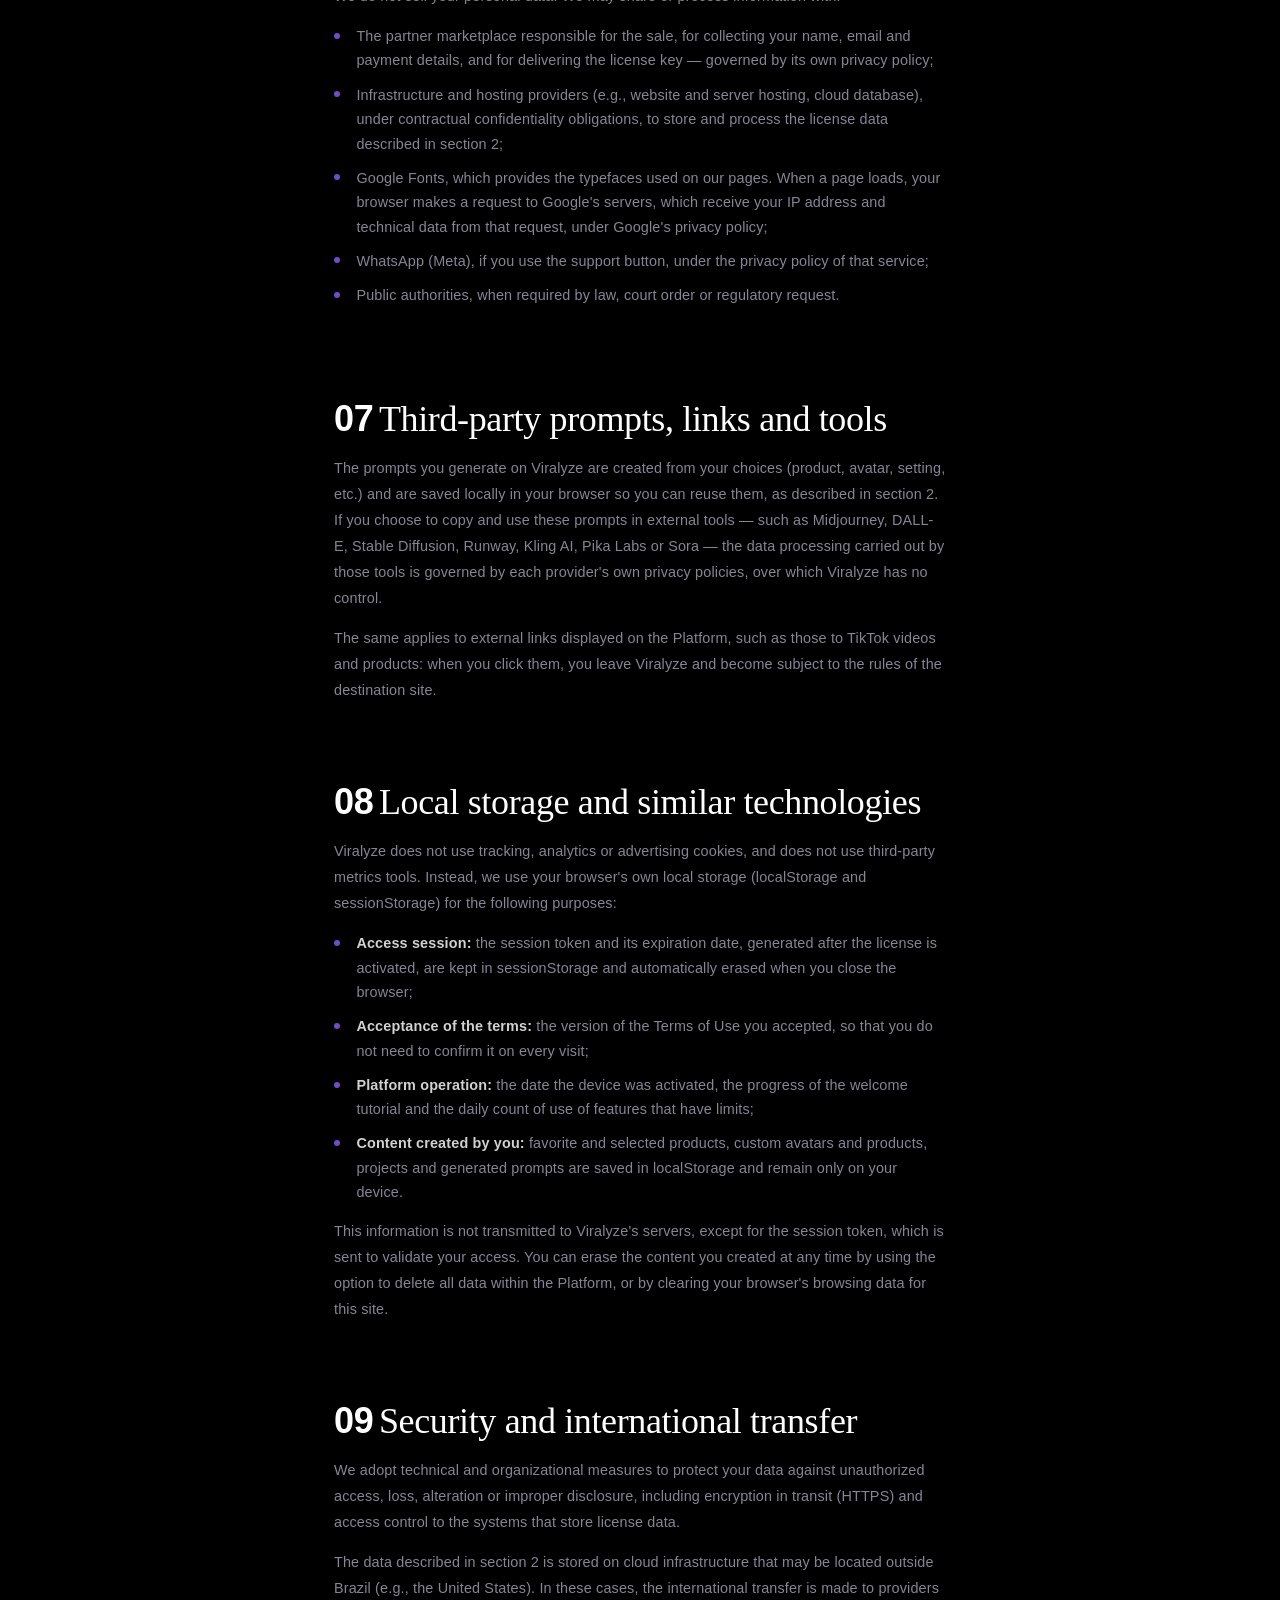
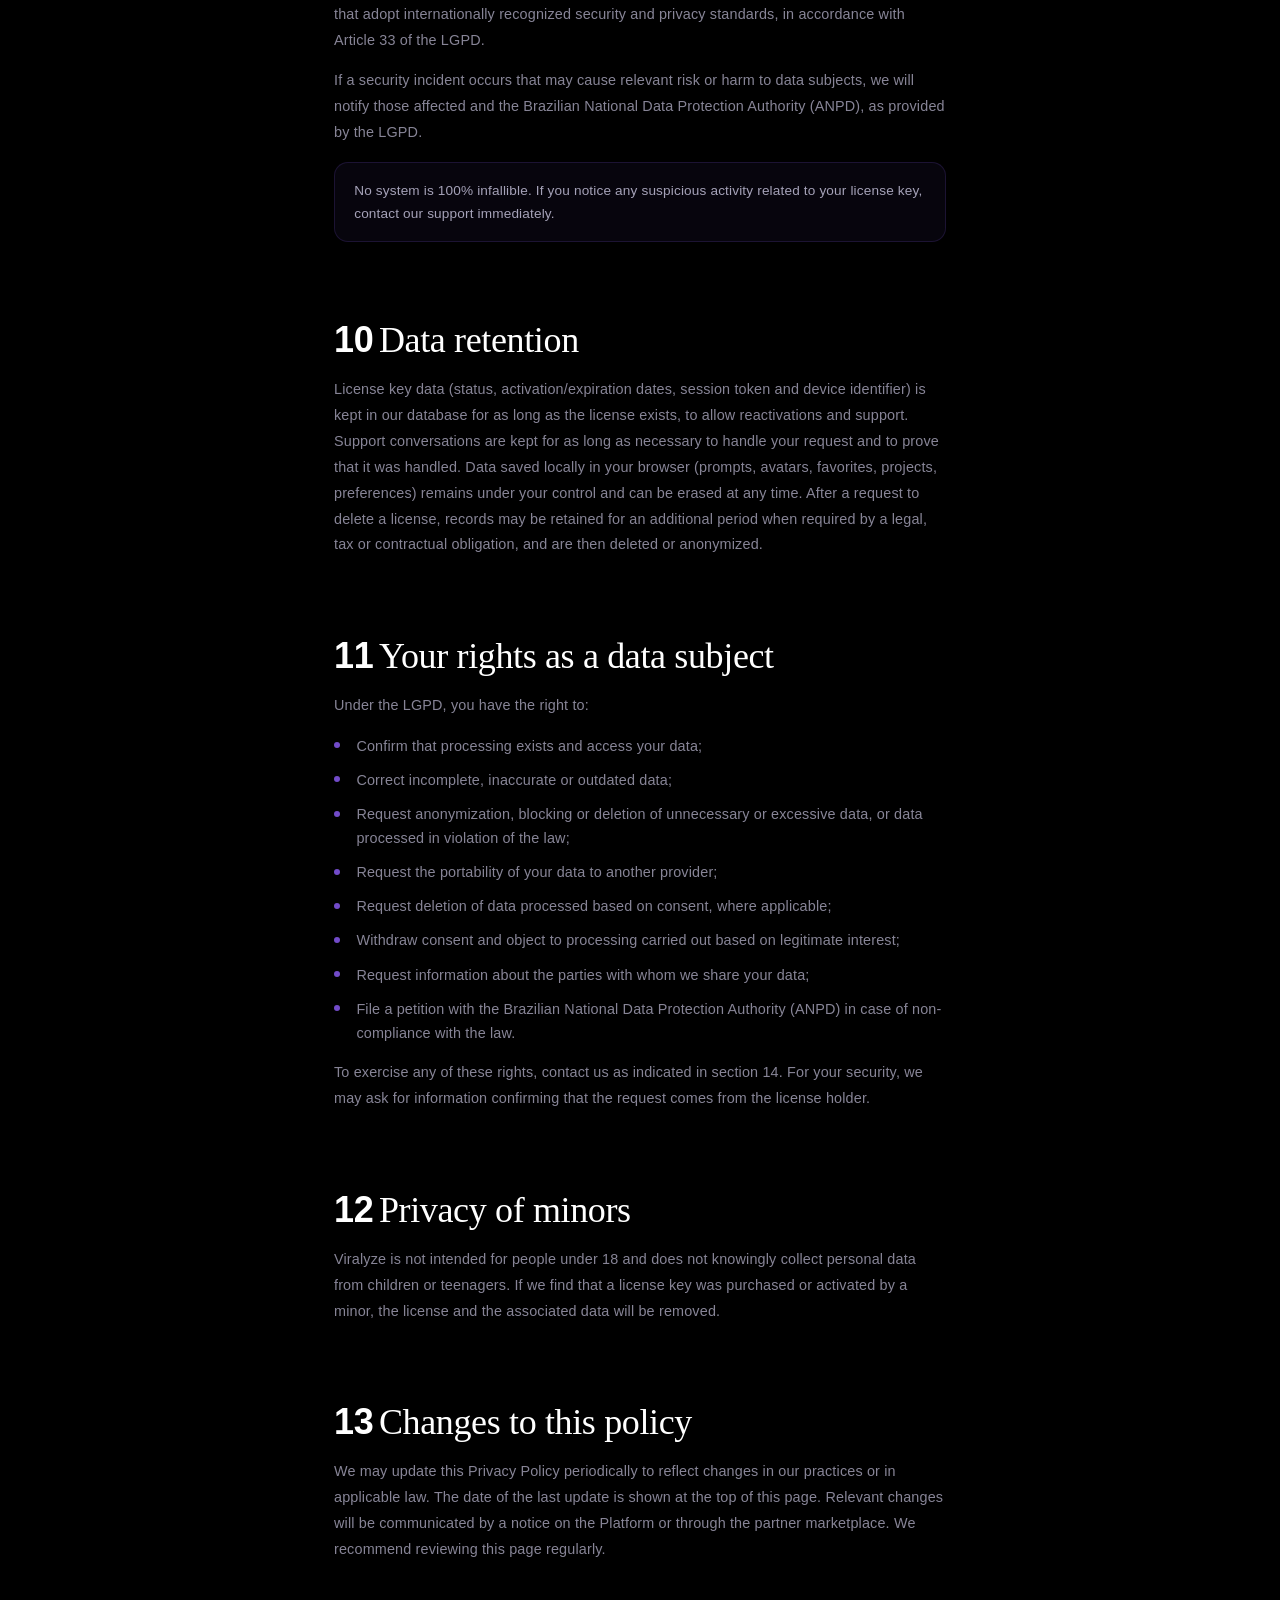
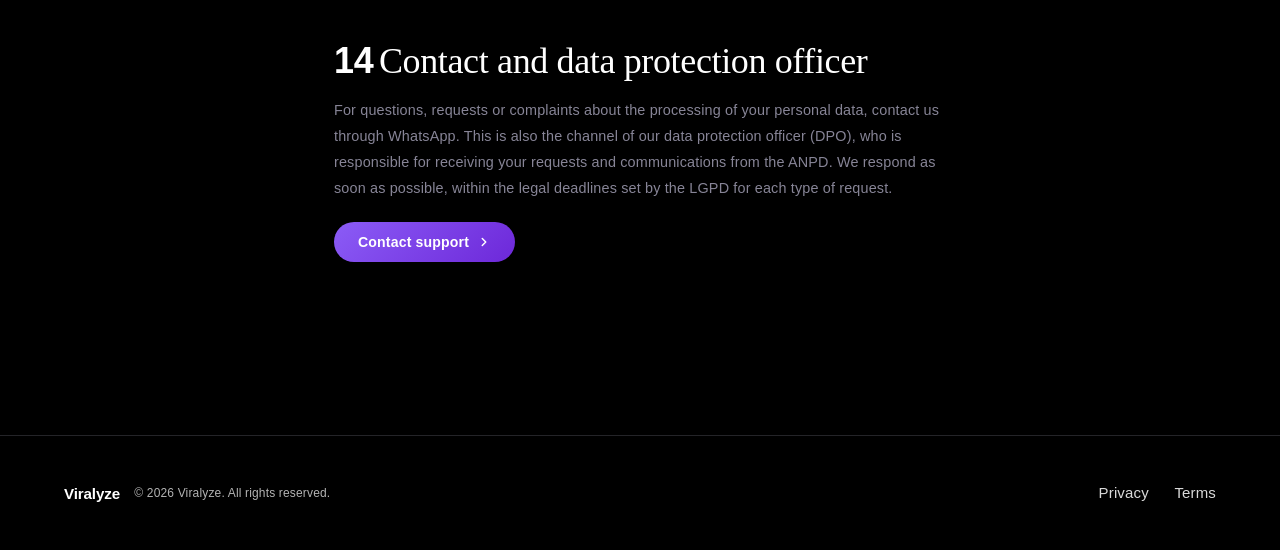
<file: landing/privacy.html>
<!DOCTYPE html>
<html lang="pt-BR">
<head>
<meta http-equiv="Content-Security-Policy" content="default-src 'self'; script-src 'self'; style-src 'self' 'unsafe-inline' https://fonts.googleapis.com; font-src 'self' https://fonts.gstatic.com; img-src 'self' data: blob: https:; connect-src 'self'; object-src 'none'; base-uri 'self'; form-action 'self'">
<meta charset="UTF-8"/>
<meta name="viewport" content="width=device-width, initial-scale=1.0, viewport-fit=cover"/>
<script src="/js/i18n.js"></script>
<link rel="icon" type="image/svg+xml" href="assets/favicon.svg"/>
<title>Política de Privacidade — Viralyze</title>
<meta name="description" content="Política de Privacidade da Viralyze: como coletamos, usamos, armazenamos e protegemos seus dados pessoais."/>
<link rel="preconnect" href="https://fonts.googleapis.com"/>
<link rel="preconnect" href="https://fonts.gstatic.com" crossorigin/>
<link href="https://fonts.googleapis.com/css2?family=EB+Garamond:ital,wght@0,300;0,400;0,500;1,300;1,400&family=Inter:wght@400;500;600;700&display=swap" rel="stylesheet"/>
<style>
*, *::before, *::after { box-sizing: border-box; margin: 0; padding: 0; }

:root {
  --ink: #000000;
  --ink2: #0d0d0f;
  --ink3: #131316;
  --surface: #141416;
  --surface2: #1e1e22;
  --border: #242428;
  --border2: #3a3a40;
  --text: #ffffff;
  --text2: #ffffff;
  --text3: #ffffff;

  --pink: #8b5cf6;
  --pink2: #c4b5fd;

  --glow-pink: rgba(139,92,246,0.32);

  --radius-sm: 8px;
  --radius: 16px;
  --radius-lg: 20px;
  --radius-xl: 24px;
  --radius-pill: 100px;

  --font-display: 'EB Garamond', 'Times New Roman', serif;
  --font-ui: 'Inter', sans-serif;
  --tracking-body: 0.16px;
  --hairline: #262629;
  --hairline-strong: #404046;
}

html { scroll-behavior: smooth; overflow-x: hidden; width: 100%; }

body {
  font-family: var(--font-ui); letter-spacing: var(--tracking-body);
  background: var(--ink);
  color: var(--text);
  overflow-x: hidden;
  width: 100%;
  max-width: 100vw;
  touch-action: pan-y;
  -webkit-font-smoothing: antialiased;
  font-variant-numeric: tabular-nums;
}

a:focus-visible, button:focus-visible { outline: 2px solid var(--pink); outline-offset: 3px; border-radius: 4px; }

nav {
  position: fixed; top: calc(1rem + env(safe-area-inset-top, 0px)); left: 50%; transform: translateX(-50%); z-index: 100;
  display: grid;
  grid-template-columns: auto 1fr auto;
  align-items: center;
  column-gap: 1.5rem;
  width: min(1180px, 92%);
  padding: 0.8rem 1.6rem;
  background: #0a0a0c;
  border: 1px solid #1e1e22;
  border-radius: 100px;
  transition: background 0.4s, border-color 0.4s, box-shadow 0.4s;
}
nav.scrolled { background: #000000; border-color: var(--border); box-shadow: 0 8px 32px rgba(0,0,0,0.5); }

.logo { display: flex; align-items: center; gap: 0.6rem; text-decoration: none; grid-column: 1; }
.logo-img { height: 30px; width: auto; display: block; }
.logo-text { font-family: var(--font-ui); font-weight: 700; font-size: 1.2rem; letter-spacing: -0.01em; color: var(--text); }

.nav-links-center { grid-column: 2; justify-content: center; }
.nav-actions-wrap { grid-column: 3; display: flex; align-items: center; gap: 0.9rem; justify-self: end; }

.nav-links { display: flex; align-items: center; gap: 1.7rem; list-style: none; white-space: nowrap; }
.nav-links a { color: var(--text2); text-decoration: none; font-size: 0.85rem; font-weight: 500; letter-spacing: 0.01em; transition: color 0.2s; }
.nav-links a:hover { color: var(--text); }

.nav-links a.btn-nav, .nav-mobile-panel a.btn-nav {
  background: #ffffff;
  color: #060b0c !important;
  padding: 0.55rem 1.4rem;
  border-radius: 100px;
  font-size: 0.85rem;
  font-weight: 700;
  text-decoration: none;
  letter-spacing: -0.01em;
  transition: opacity 0.2s, transform 0.15s, background 0.2s;
  white-space: nowrap;
  border: 1px solid rgba(255,255,255,0.6);
  box-shadow: 0 4px 20px rgba(0,0,0,0.25);
}
.btn-nav { display: inline-block; }
.btn-nav:hover { opacity: 0.88; transform: translateY(-1px); }
.btn-nav:active { transform: translateY(0) scale(0.97); }

.nav-toggle {
  display: none; width: 40px; height: 40px; border-radius: 50%;
  border: 1px solid var(--border2); background: var(--surface);
  align-items: center; justify-content: center; cursor: pointer; color: var(--text); flex-shrink: 0;
}
.nav-toggle svg { width: 18px; height: 18px; }

.nav-mobile-panel {
  display: none; position: fixed;
  top: calc(82px + env(safe-area-inset-top, 0px)); right: 5%; left: 5%;
  z-index: 99;
  max-height: calc(100dvh - 82px - env(safe-area-inset-top, 0px) - 24px);
  overflow-y: auto;
  background: #0a0a0c;
  border: 1px solid var(--border2);
  border-radius: 20px;
  padding: 1.2rem;
  padding-bottom: calc(1.2rem + env(safe-area-inset-bottom, 0px));
  flex-direction: column;
  gap: 0.2rem;
  box-shadow: 0 12px 36px rgba(0,0,0,0.4);
}
.nav-mobile-panel.open { display: flex; }
.nav-mobile-panel a { color: var(--text2); text-decoration: none; font-size: 0.95rem; font-weight: 600; padding: 0.85rem 0.6rem; border-radius: 10px; transition: background 0.2s, color 0.2s; }
.nav-mobile-panel a:hover, .nav-mobile-panel a:active { background: var(--surface2); color: var(--text); }
.nav-mobile-panel a.btn-nav { text-align: center; margin-top: 0.4rem; color: var(--ink); }

@media (max-width: 900px) {
  .nav-links { display: none; }
  .nav-toggle { display: flex; }
  nav { width: 94%; padding: 0.7rem 1.1rem; }
}

.legal-hero { position: relative; z-index: 1; padding: 9rem 5% 3rem; max-width: 880px; margin: 0 auto; }

.back-link { display: inline-flex; align-items: center; gap: 0.4rem; color: var(--text3); opacity: 0.75; text-decoration: none; font-size: 0.85rem; font-weight: 600; margin-bottom: 1.6rem; transition: color 0.2s, opacity 0.2s; }
.back-link:hover { color: var(--text); opacity: 1; }
.back-link svg { width: 15px; height: 15px; }

.legal-eyebrow {
  display: inline-flex; align-items: center; gap: 0.5rem;
  background: #141416; border: 1px solid var(--border2); color: var(--text);
  font-size: 0.7rem; font-weight: 700; letter-spacing: 0.08em; text-transform: uppercase;
  padding: 0.45rem 0.9rem; border-radius: var(--radius-pill);
  margin-bottom: 1.4rem;
}
.legal-eyebrow-dot { width: 6px; height: 6px; border-radius: 50%; background: var(--pink); }

.legal-hero h1 {
  font-family: var(--font-display);
  font-size: clamp(2.6rem, 4.5vw, 3.6rem);
  font-weight: 300;
  letter-spacing: -0.02em;
  line-height: 1.08;
  margin-bottom: 1rem;
}
.legal-hero h1 em { font-family: var(--font-display); font-style: italic; font-weight: 400; color: var(--pink); }

.legal-updated { font-size: 0.88rem; color: var(--text2); opacity: 0.75; line-height: 1.7; max-width: 560px; }

.legal-wrap { position: relative; z-index: 1; max-width: 740px; margin: 0 auto; padding: 1rem 5% 6rem; }

.legal-section { padding-bottom: 2.4rem; margin-bottom: 2.4rem; scroll-margin-top: 6.5rem; }

.legal-section-num { color: var(--text); font-weight: 700; margin-right: 0.35rem; }

.legal-section h2 { font-family: var(--font-ui); font-size: 1.3rem; font-weight: 700; letter-spacing: -0.01em; margin-bottom: 1rem; }

.legal-section p { font-size: 0.9rem; line-height: 1.8; color: var(--text2); opacity: 0.82; margin-bottom: 0.9rem; }
.legal-section p:last-child { margin-bottom: 0; }

.legal-section ul { list-style: none; margin: 0.9rem 0; display: flex; flex-direction: column; gap: 0.6rem; }
.legal-section li { font-size: 0.9rem; line-height: 1.7; color: var(--text2); opacity: 0.82; padding-left: 1.4rem; position: relative; }
.legal-section li::before { content: ''; position: absolute; left: 0; top: 0.55rem; width: 6px; height: 6px; border-radius: 50%; background: var(--pink); }

.legal-section strong { color: var(--text); opacity: 1; font-weight: 700; }

.legal-callout { background: rgba(139,92,246,0.05); border: 1px solid rgba(139,92,246,0.16); border-radius: 14px; padding: 1rem 1.2rem; font-size: 0.85rem; line-height: 1.7; color: var(--text2); margin-top: 1rem; }

.legal-contact-btn {
  display: inline-flex; align-items: center; gap: 0.5rem;
  background: linear-gradient(135deg, var(--pink) 0%, #6d28d9 100%);
  color: #fff; padding: 0.75rem 1.5rem; border-radius: var(--radius-pill);
  text-decoration: none; font-weight: 700; font-size: 0.88rem; margin-top: 0.4rem;
  box-shadow: 0 4px 16px rgba(0,0,0,0.28);
  transition: transform 0.2s, box-shadow 0.2s;
}
.legal-contact-btn:hover { transform: translateY(-2px); box-shadow: 0 8px 24px rgba(139,92,246,0.28); }

footer {
  position: relative; z-index: 1;
  padding: 1.6rem 5% calc(1.6rem + env(safe-area-inset-bottom, 0px));
  border-top: 1px solid var(--border);
  display: flex; align-items: center; justify-content: space-between; flex-wrap: wrap; gap: 1rem;
}
.footer-left { display: flex; align-items: center; gap: 0.9rem; flex-wrap: wrap; }
.footer-logo { font-family: var(--font-ui); font-weight: 600; font-size: 0.95rem; letter-spacing: -0.01em; color: #ffffff; }
.footer-links { display: flex; gap: 1.6rem; list-style: none; flex-wrap: wrap; }
.footer-links a { color: #ffffff; opacity: 0.85; text-decoration: none; font-size: 0.8rem; transition: opacity 0.2s; }
.footer-links a:hover { opacity: 1; }
.footer-copy { font-size: 0.75rem; color: #ffffff; opacity: 0.7; }

@media (max-width: 600px) {
  footer { flex-direction: column; align-items: flex-start; }
  .legal-hero { padding: 7.5rem 6% 2rem; }
  .legal-wrap { padding: 0.75rem 6% 4rem; }
  .legal-section h2 { font-size: 1.15rem; }
  .legal-section p, .legal-section li { font-size: 0.87rem; }
  .footer-links { gap: 1.2rem; row-gap: 0.6rem; }
}

@media (max-width: 400px) {
  .logo-text { font-size: 1.1rem; }
  .legal-hero { padding: 6.5rem 6% 1.6rem; }
  .legal-hero h1 { font-size: 1.85rem; }
  .legal-updated { font-size: 0.82rem; }
  .legal-eyebrow { font-size: 0.62rem; padding: 0.4rem 0.75rem; }
  .legal-contact-btn { width: 100%; justify-content: center; }
}


@media (prefers-reduced-motion: reduce) {
  *, *::before, *::after { transition-duration: 0.01ms !important; animation-duration: 0.01ms !important; }
}
</style>
<link rel="stylesheet" href="../css/design-system.css"/>
<style>

body.landing {
  --ink: #000000;
  --ink2: #000000;
  --ink3: #000000;
}
</style>
<link rel="stylesheet" href="../css/elevenlabs-theme.css?v=1">
</head>
<body class="landing">


<nav id="nav">
  <a href="https://viralyze-tok.vercel.app/landing/landing.html" class="logo"><img src="assets/favicon.svg" alt="" class="logo-img" width="34" height="34"><span class="logo-text">Viralyze</span></a>
  <ul class="nav-links nav-links-center">
    <li><a href="https://viralyze-tok.vercel.app/landing/landing.html#features">Recursos</a></li>
    <li><a href="https://viralyze-tok.vercel.app/landing/landing.html#galeria">Galeria</a></li>
    <li><a href="https://viralyze-tok.vercel.app/landing/landing.html#pricing">Planos</a></li>
    <li><a href="https://viralyze-tok.vercel.app/landing/landing.html#faq">FAQ</a></li>
  </ul>
  <div class="nav-actions-wrap">
    <ul class="nav-links nav-links-actions">
      <li><a href="https://viralyze-tok.vercel.app/">Entrar</a></li>
      <li><a href="https://viralyze-tok.vercel.app/landing/landing.html#pricing" class="btn-nav">Assinar</a></li>
    </ul>
    <button class="nav-toggle" id="navToggle" aria-label="Abrir menu" aria-expanded="false" aria-controls="navMobilePanel">
      <svg viewBox="0 0 24 24" fill="none" stroke="currentColor" stroke-width="2" stroke-linecap="round" stroke-linejoin="round"><line x1="4" y1="7" x2="20" y2="7"/><line x1="4" y1="12" x2="20" y2="12"/><line x1="4" y1="17" x2="20" y2="17"/></svg>
    </button>
  </div>
</nav>
<div class="nav-mobile-panel" id="navMobilePanel">
  <a href="https://viralyze-tok.vercel.app/landing/landing.html#features">Recursos</a>
  <a href="https://viralyze-tok.vercel.app/landing/landing.html#galeria">Galeria</a>
  <a href="https://viralyze-tok.vercel.app/landing/landing.html#pricing">Planos</a>
  <a href="https://viralyze-tok.vercel.app/landing/landing.html#faq">FAQ</a>
  <a href="https://viralyze-tok.vercel.app/">Entrar</a>
  <a href="https://viralyze-tok.vercel.app/landing/landing.html#pricing" class="btn-nav">Assinar</a>
</div>

<section class="legal-hero">
  <a href="https://viralyze-tok.vercel.app/landing/landing.html" class="back-link">
    <svg viewBox="0 0 24 24" fill="none" stroke="currentColor" stroke-width="2.5" stroke-linecap="round" stroke-linejoin="round"><path d="m15 18-6-6 6-6"/></svg>
    Voltar para a página inicial
  </a>
  <div class="legal-eyebrow"><span class="legal-eyebrow-dot"></span>Documento legal</div>
  <h1>Política de <em>Privacidade</em></h1>
  <p class="legal-updated">Esta Política de Privacidade explica como a Viralyze coleta, usa, armazena e protege seus dados pessoais ao utilizar nossa plataforma, em conformidade com a Lei Geral de Proteção de Dados (LGPD — Lei nº 13.709/2018).<br>Versão 2.0 — Última atualização: 4 de outubro de 2026.</p>
</section>

<div class="legal-wrap">

    <div class="legal-section" id="introducao">
      <h2><span class="legal-section-num">01</span>Introdução</h2>
      <p>A Viralyze ("nós", "nossa") respeita a sua privacidade e está comprometida em proteger os dados pessoais dos usuários da plataforma. Esta Política de Privacidade descreve quais dados coletamos, para quais finalidades os utilizamos e quais direitos você possui sobre eles. Para os dados tratados diretamente por nós, a Viralyze atua como controladora, nos termos da LGPD.</p>
      <p>Ao usar a Viralyze, você concorda com as práticas descritas nesta política. Recomendamos a leitura em conjunto com os nossos <a href="https://viralyze-tok.vercel.app/landing/terms.html" style="color:var(--pink)">Termos de Uso</a>.</p>
    </div>

    <div class="legal-section" id="dados-coletados">
      <h2><span class="legal-section-num">02</span>Dados que coletamos</h2>
      <p>A Viralyze foi desenhada para coletar o mínimo de dados possível em seus próprios servidores. Coletamos:</p>
      <ul>
        <li><strong>Dados de licença:</strong> a chave de licença adquirida, seu status (ativa, expirada, revogada), a data de ativação/expiração e um token de sessão gerado na ativação. Não coletamos nome, e-mail ou senha diretamente na Plataforma;</li>
        <li><strong>Identificador do dispositivo:</strong> no momento da ativação, é gerado e enviado aos nossos servidores um código criptográfico (hash) calculado a partir de características técnicas do seu navegador e dispositivo, usado para controlar a sessão única de cada licença. Veja os detalhes na seção 3;</li>
        <li><strong>Dados de uso:</strong> registros mínimos de utilização de recursos que possuem limite (por exemplo, a contagem de solicitações associada à sua sessão), usados para aplicar limites de uso e prevenir abusos;</li>
        <li><strong>Dados de compra:</strong> nome, e-mail e dados de pagamento informados no ato da compra são coletados e processados por um marketplace parceiro, usado para vender e entregar sua chave de licença — a Viralyze não tem acesso a esses dados nem armazena números de cartão;</li>
        <li><strong>Dados de suporte:</strong> se você falar com nosso suporte pelo WhatsApp, receberemos seu número de telefone, seu nome de perfil e o conteúdo das mensagens que você enviar, que usaremos para atendê-lo;</li>
        <li><strong>Dados técnicos:</strong> endereço IP e informações da requisição são processados por medidas de segurança (ex.: limitação de tentativas de ativação) e podem constar em registros técnicos (logs) da infraestrutura pelo tempo necessário à segurança e ao funcionamento do Serviço;</li>
        <li><strong>Dados salvos localmente no seu navegador:</strong> produtos pesquisados, prompts gerados, avatares configurados, projetos, favoritos e preferências de uso ficam armazenados apenas no armazenamento local do seu navegador e <strong>não são enviados nem armazenados nos servidores da Viralyze</strong>. Limpar os dados do navegador ou trocar de dispositivo apaga esse conteúdo (veja a seção 8).</li>
      </ul>
    </div>

    <div class="legal-section" id="dispositivo">
      <h2><span class="legal-section-num">03</span>Identificador do dispositivo</h2>
      <p>Cada licença só pode ter uma sessão ativa por vez. Para fazer cumprir essa regra e evitar que a mesma chave seja compartilhada, a Plataforma gera um identificador do dispositivo ao ativar a licença. Ele é calculado no seu próprio navegador a partir de um conjunto de características técnicas, como o tipo e a versão do navegador, o idioma, o número de núcleos do processador, a resolução e a profundidade de cor da tela, o fuso horário, o modelo do processador gráfico e o resultado de um desenho de teste feito pelo navegador.</p>
      <p>Essas informações são combinadas e transformadas em um código por meio de uma função criptográfica (SHA-256). <strong>Apenas esse código é enviado aos nossos servidores;</strong> as características individuais não são enviadas. O código não permite identificar você pelo nome, não é usado para publicidade, perfilamento comercial ou rastreamento entre outros sites, e serve exclusivamente para vincular a licença à sessão ativa e prevenir fraudes e uso compartilhado indevido.</p>
      <p>Dentro da Plataforma, você pode ver uma versão resumida desse identificador e copiá-lo. Ele pode mudar se você trocar de navegador, de dispositivo ou alterar configurações do navegador que modifiquem essas características.</p>
      <div class="legal-callout">Esse tratamento é necessário para o funcionamento do controle de licenças. Se você tiver dúvidas ou quiser se opor a ele, fale com o nosso suporte (seção 14), ciente de que, sem o identificador, não é possível ativar a licença.</div>
    </div>

    <div class="legal-section" id="como-usamos">
      <h2><span class="legal-section-num">04</span>Como usamos seus dados</h2>
      <p>Utilizamos os dados que processamos para:</p>
      <ul>
        <li>Validar sua chave de licença e manter sua sessão de acesso ativa;</li>
        <li>Controlar a sessão única por licença e aplicar os limites de uso dos recursos;</li>
        <li>Fornecer, manter e melhorar os recursos da Viralyze, incluindo a geração de prompts e recomendações de produtos;</li>
        <li>Prestar atendimento e responder às suas solicitações de suporte;</li>
        <li>Prevenir fraudes, abusos, uso compartilhado indevido de chaves e violações dos Termos de Uso;</li>
        <li>Cumprir obrigações legais e regulatórias.</li>
      </ul>
      <p>Comunicações sobre a compra (confirmação, cobrança) e o envio da chave de licença são realizados pelo marketplace parceiro, não pela Viralyze diretamente. Não utilizamos seus dados para decisões exclusivamente automatizadas que produzam efeitos jurídicos sobre você.</p>
    </div>

    <div class="legal-section" id="base-legal">
      <h2><span class="legal-section-num">05</span>Base legal para o tratamento</h2>
      <p>Tratamos seus dados pessoais com base nas seguintes hipóteses legais previstas na LGPD:</p>
      <ul>
        <li><strong>Execução de contrato:</strong> para fornecer o Serviço que você contratou, o que inclui validar a licença e manter a sessão e o atendimento de suporte;</li>
        <li><strong>Legítimo interesse:</strong> para prevenir fraudes e uso compartilhado de licenças (incluindo o identificador do dispositivo), proteger a segurança do Serviço e melhorar a Plataforma, sempre respeitando seus direitos e expectativas;</li>
        <li><strong>Cumprimento de obrigação legal:</strong> para atender exigências fiscais e regulatórias;</li>
        <li><strong>Consentimento:</strong> nas situações em que a lei o exigir. Não enviamos comunicações de marketing e, se isso mudar, pediremos o seu consentimento antes, que poderá ser revogado a qualquer momento.</li>
      </ul>
    </div>

    <div class="legal-section" id="compartilhamento">
      <h2><span class="legal-section-num">06</span>Compartilhamento de dados</h2>
      <p>Não vendemos seus dados pessoais. Podemos compartilhar ou processar informações com:</p>
      <ul>
        <li>O marketplace parceiro responsável pela venda, pela coleta de nome, e-mail, dados de pagamento e pela entrega da chave de licença — regido pela política de privacidade própria dele;</li>
        <li>Provedores de infraestrutura e hospedagem (ex.: hospedagem do site e do servidor, banco de dados na nuvem), sob obrigações contratuais de confidencialidade, para armazenar e processar os dados de licença descritos na seção 2;</li>
        <li>O Google Fonts, que fornece as fontes tipográficas das nossas páginas. Ao carregar uma página, seu navegador faz uma requisição aos servidores do Google, que recebem seu endereço IP e dados técnicos dessa requisição, nos termos da política de privacidade do Google;</li>
        <li>O WhatsApp (Meta), caso você use o botão de suporte, nos termos da política de privacidade do próprio serviço;</li>
        <li>Autoridades públicas, quando exigido por lei, ordem judicial ou solicitação regulatória.</li>
      </ul>
    </div>

    <div class="legal-section" id="ia-terceiros">
      <h2><span class="legal-section-num">07</span>Prompts, links e ferramentas de terceiros</h2>
      <p>Os prompts que você gera na Viralyze são criados a partir das suas escolhas (produto, avatar, ambiente etc.) e ficam salvos localmente no seu navegador para que você possa reutilizá-los, conforme descrito na seção 2. Caso você opte por copiar e utilizar esses prompts em ferramentas externas — como Midjourney, DALL-E, Stable Diffusion, Runway, Kling AI, Pika Labs ou Sora — o tratamento de dados realizado por essas ferramentas passa a ser regido pelas políticas de privacidade próprias de cada provedor, sobre as quais a Viralyze não tem controle.</p>
      <p>O mesmo vale para os links externos exibidos na Plataforma, como os de vídeos e produtos do TikTok: ao clicar neles, você sai da Viralyze e passa a se sujeitar às regras do site de destino.</p>
    </div>

    <div class="legal-section" id="cookies">
      <h2><span class="legal-section-num">08</span>Armazenamento local e tecnologias similares</h2>
      <p>A Viralyze não utiliza cookies de rastreamento, de análise ou de publicidade, e não usa ferramentas de métricas de terceiros. Em vez disso, utilizamos o armazenamento local do próprio navegador (localStorage e sessionStorage) para as seguintes finalidades:</p>
      <ul>
        <li><strong>Sessão de acesso:</strong> o token de sessão e sua data de expiração, gerados após a ativação da licença, são mantidos em sessionStorage e apagados automaticamente ao fechar o navegador;</li>
        <li><strong>Aceite dos termos:</strong> a versão dos Termos de Uso que você aceitou, para que não seja necessário confirmar a cada acesso;</li>
        <li><strong>Funcionamento da Plataforma:</strong> a data em que o dispositivo foi ativado, o progresso do tutorial de boas-vindas e a contagem diária de uso de recursos com limite;</li>
        <li><strong>Conteúdo criado por você:</strong> produtos favoritos e selecionados, avatares e produtos personalizados, projetos e prompts gerados ficam salvos em localStorage, permanecendo apenas no seu dispositivo.</li>
      </ul>
      <p>Essas informações não são transmitidas aos servidores da Viralyze, com exceção do token de sessão, que é enviado para validar o seu acesso. Você pode apagar o conteúdo criado por você a qualquer momento usando a opção de excluir todos os dados dentro da Plataforma, ou limpando os dados de navegação do seu navegador para este site.</p>
    </div>

    <div class="legal-section" id="armazenamento">
      <h2><span class="legal-section-num">09</span>Segurança e transferência internacional</h2>
      <p>Adotamos medidas técnicas e organizacionais para proteger seus dados contra acesso não autorizado, perda, alteração ou divulgação indevida, incluindo criptografia em trânsito (HTTPS) e controle de acesso aos sistemas que armazenam os dados de licença.</p>
      <p>Os dados descritos na seção 2 são armazenados em infraestrutura em nuvem que pode estar localizada fora do Brasil (ex.: Estados Unidos). Nesses casos, a transferência internacional é feita para provedores que adotam padrões de segurança e privacidade reconhecidos internacionalmente, em conformidade com o art. 33 da LGPD.</p>
      <p>Se ocorrer um incidente de segurança que possa acarretar risco ou dano relevante aos titulares, comunicaremos os afetados e a Autoridade Nacional de Proteção de Dados (ANPD), nos termos da LGPD.</p>
      <div class="legal-callout">Nenhum sistema é 100% infalível. Caso identifique qualquer atividade suspeita relacionada à sua chave de licença, entre em contato imediatamente com nosso suporte.</div>
    </div>

    <div class="legal-section" id="retencao">
      <h2><span class="legal-section-num">10</span>Retenção de dados</h2>
      <p>Os dados da chave de licença (status, datas de ativação/expiração, token de sessão e identificador do dispositivo) são mantidos em nosso banco de dados enquanto a licença existir, para permitir reativações e suporte. As conversas de suporte são mantidas pelo tempo necessário para atender sua solicitação e comprovar o atendimento. Dados salvos localmente no seu navegador (prompts, avatares, favoritos, projetos, preferências) permanecem sob seu controle e podem ser apagados a qualquer momento. Após solicitação de exclusão de uma licença, os registros podem ser retidos por prazo adicional quando exigido por obrigação legal, fiscal ou contratual, sendo então eliminados ou anonimizados.</p>
    </div>

    <div class="legal-section" id="direitos">
      <h2><span class="legal-section-num">11</span>Seus direitos como titular</h2>
      <p>Nos termos da LGPD, você tem direito a:</p>
      <ul>
        <li>Confirmar a existência de tratamento e acessar seus dados;</li>
        <li>Corrigir dados incompletos, inexatos ou desatualizados;</li>
        <li>Solicitar a anonimização, bloqueio ou eliminação de dados desnecessários, excessivos ou tratados em desconformidade com a lei;</li>
        <li>Solicitar a portabilidade dos seus dados a outro fornecedor;</li>
        <li>Solicitar a eliminação dos dados tratados com base em consentimento, quando for o caso;</li>
        <li>Revogar o consentimento e se opor a tratamentos realizados com base no legítimo interesse;</li>
        <li>Solicitar informações sobre com quem compartilhamos seus dados;</li>
        <li>Peticionar à Autoridade Nacional de Proteção de Dados (ANPD) em caso de descumprimento da lei.</li>
      </ul>
      <p>Para exercer qualquer um desses direitos, entre em contato conforme indicado na seção 14. Para sua segurança, poderemos pedir informações que confirmem que a solicitação vem do titular da licença.</p>
    </div>

    <div class="legal-section" id="menores">
      <h2><span class="legal-section-num">12</span>Privacidade de menores</h2>
      <p>A Viralyze não é destinada a menores de 18 anos e não coleta intencionalmente dados pessoais de crianças ou adolescentes. Caso identifiquemos que uma chave de licença foi adquirida ou ativada por um menor, a licença e os dados associados serão removidos.</p>
    </div>

    <div class="legal-section" id="alteracoes">
      <h2><span class="legal-section-num">13</span>Alterações nesta política</h2>
      <p>Podemos atualizar esta Política de Privacidade periodicamente para refletir mudanças em nossas práticas ou na legislação aplicável. A data da última atualização fica indicada no topo desta página. Alterações relevantes serão comunicadas por aviso na Plataforma ou por meio do marketplace parceiro. Recomendamos revisar esta página regularmente.</p>
    </div>

    <div class="legal-section" id="contato">
      <h2><span class="legal-section-num">14</span>Contato e encarregado de dados</h2>
      <p>Para dúvidas, solicitações ou reclamações sobre o tratamento dos seus dados pessoais, entre em contato pelo WhatsApp. Esse é também o canal do nosso encarregado pelo tratamento de dados pessoais (DPO), responsável por receber suas solicitações e as comunicações da ANPD. Respondemos o quanto antes, respeitando os prazos legais previstos na LGPD para cada tipo de solicitação.</p>
      <a href="https://wa.me/5512982294991" target="_blank" rel="noopener" class="legal-contact-btn">
        Falar com o suporte
        <svg width="14" height="14" viewBox="0 0 24 24" fill="none" stroke="currentColor" stroke-width="2.5" stroke-linecap="round" stroke-linejoin="round"><path d="m9 18 6-6-6-6"/></svg>
      </a>
    </div>

</div>

<footer>
  <div class="footer-left">
    <span class="footer-logo">Viralyze</span>
    <span class="footer-copy">© 2026 Viralyze. Todos os direitos reservados.</span>
  </div>
  <ul class="footer-links">
    <li><a href="https://viralyze-tok.vercel.app/landing/privacy.html">Privacidade</a></li>
    <li><a href="https://viralyze-tok.vercel.app/landing/terms.html">Termos</a></li>
  </ul>
</footer>

<script src="legal.js"></script>
</body>
</html>
</file>
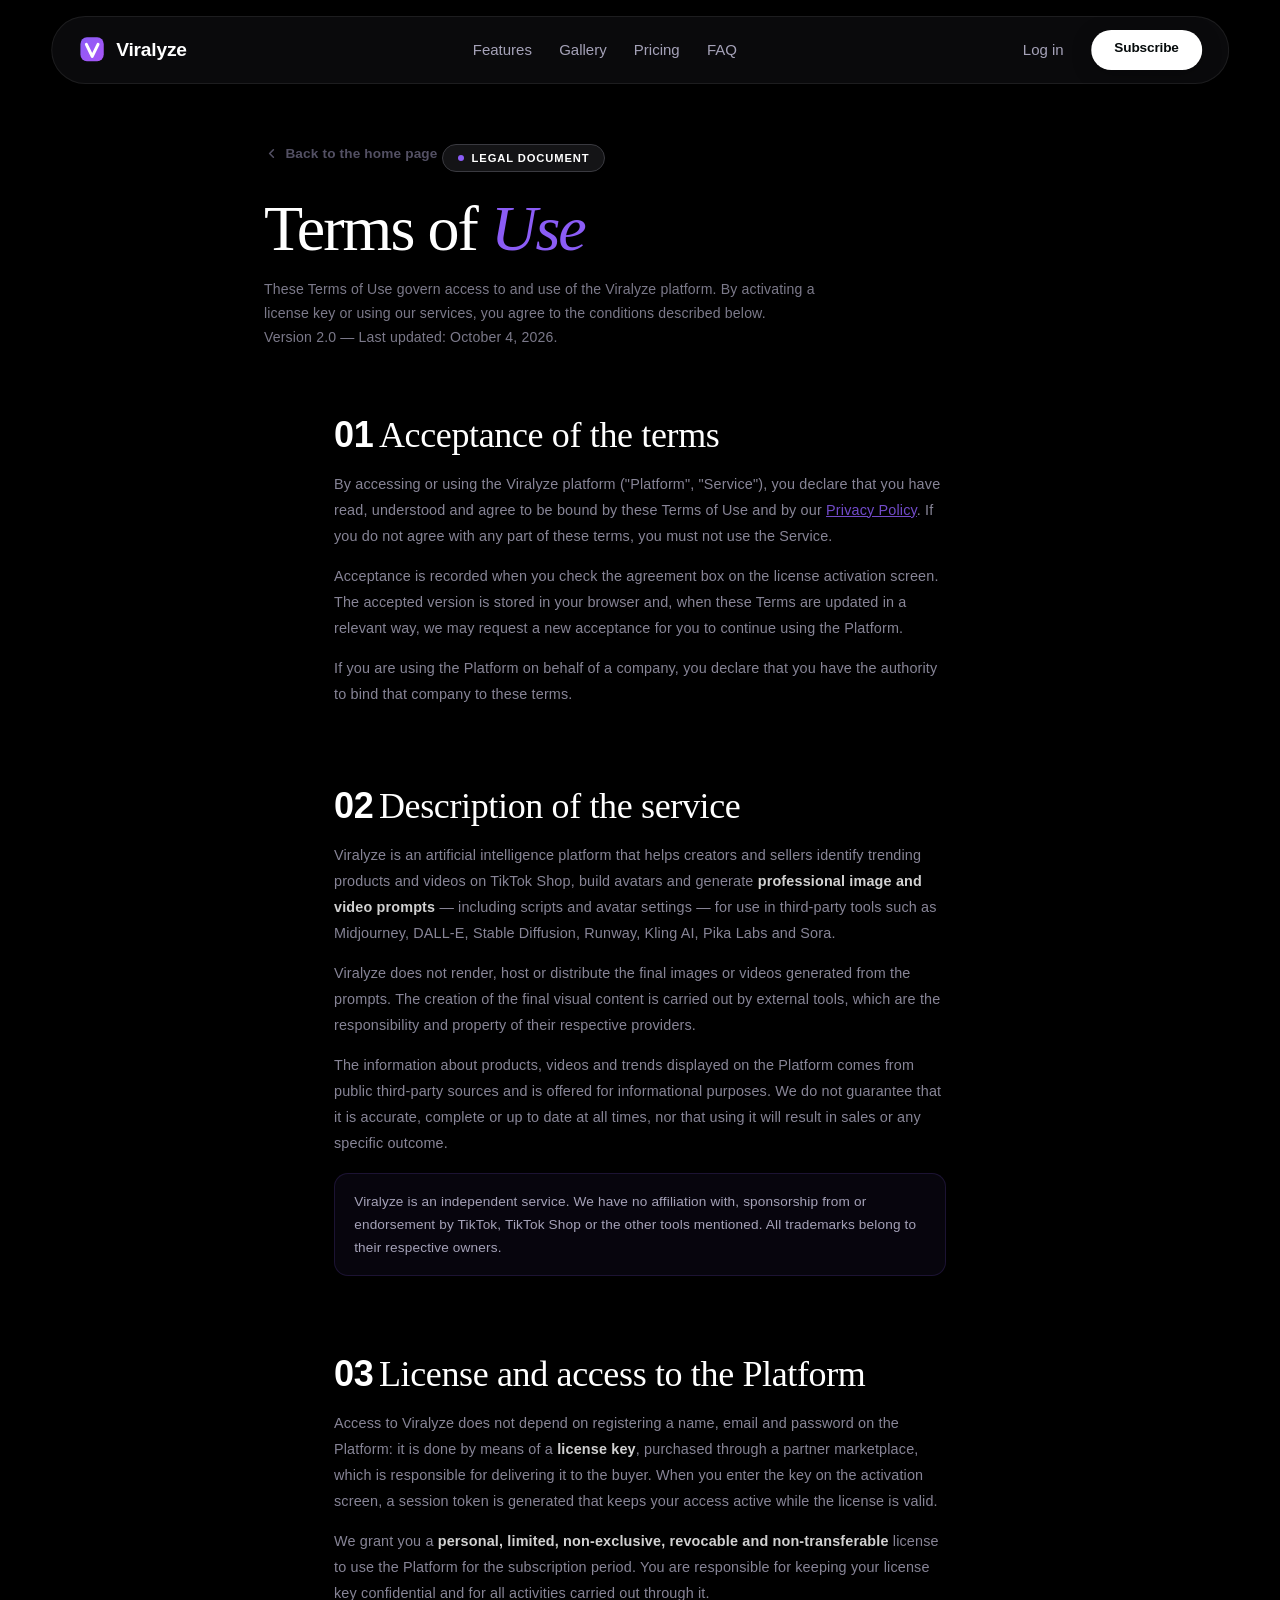
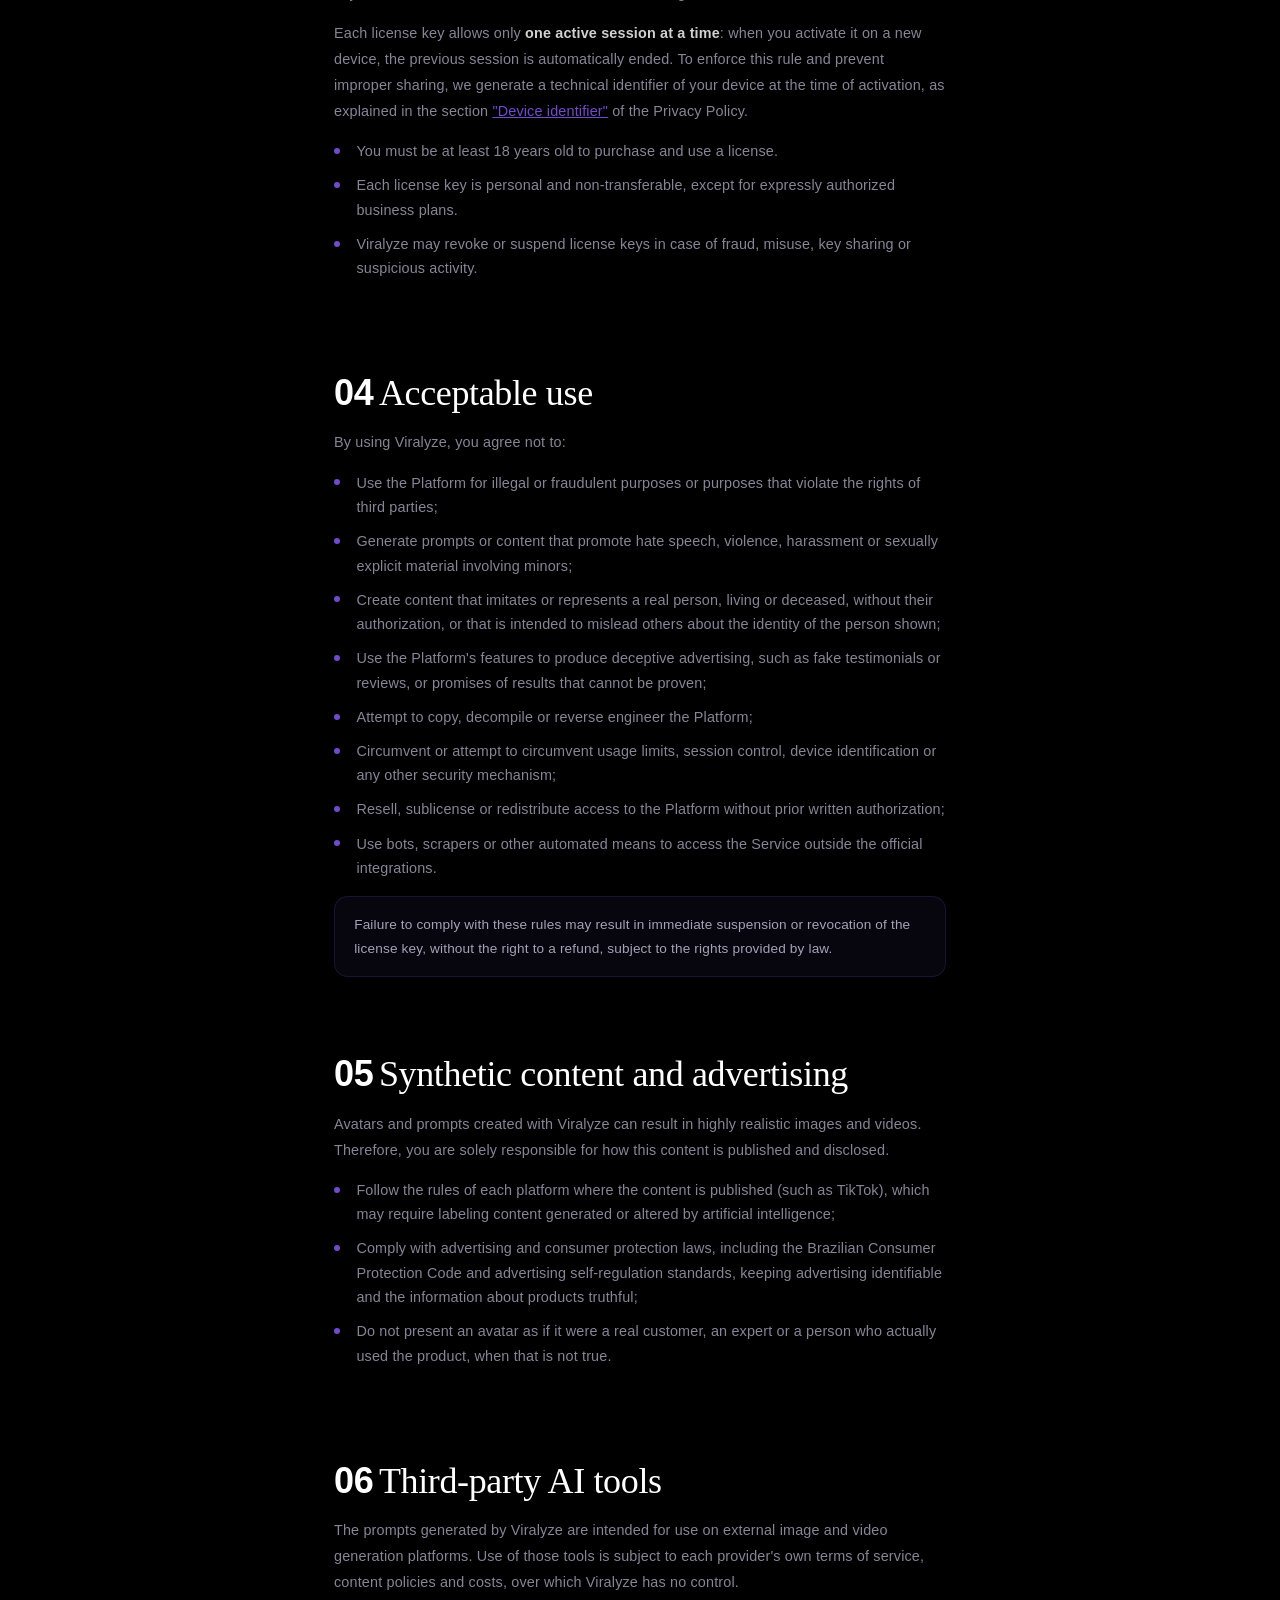
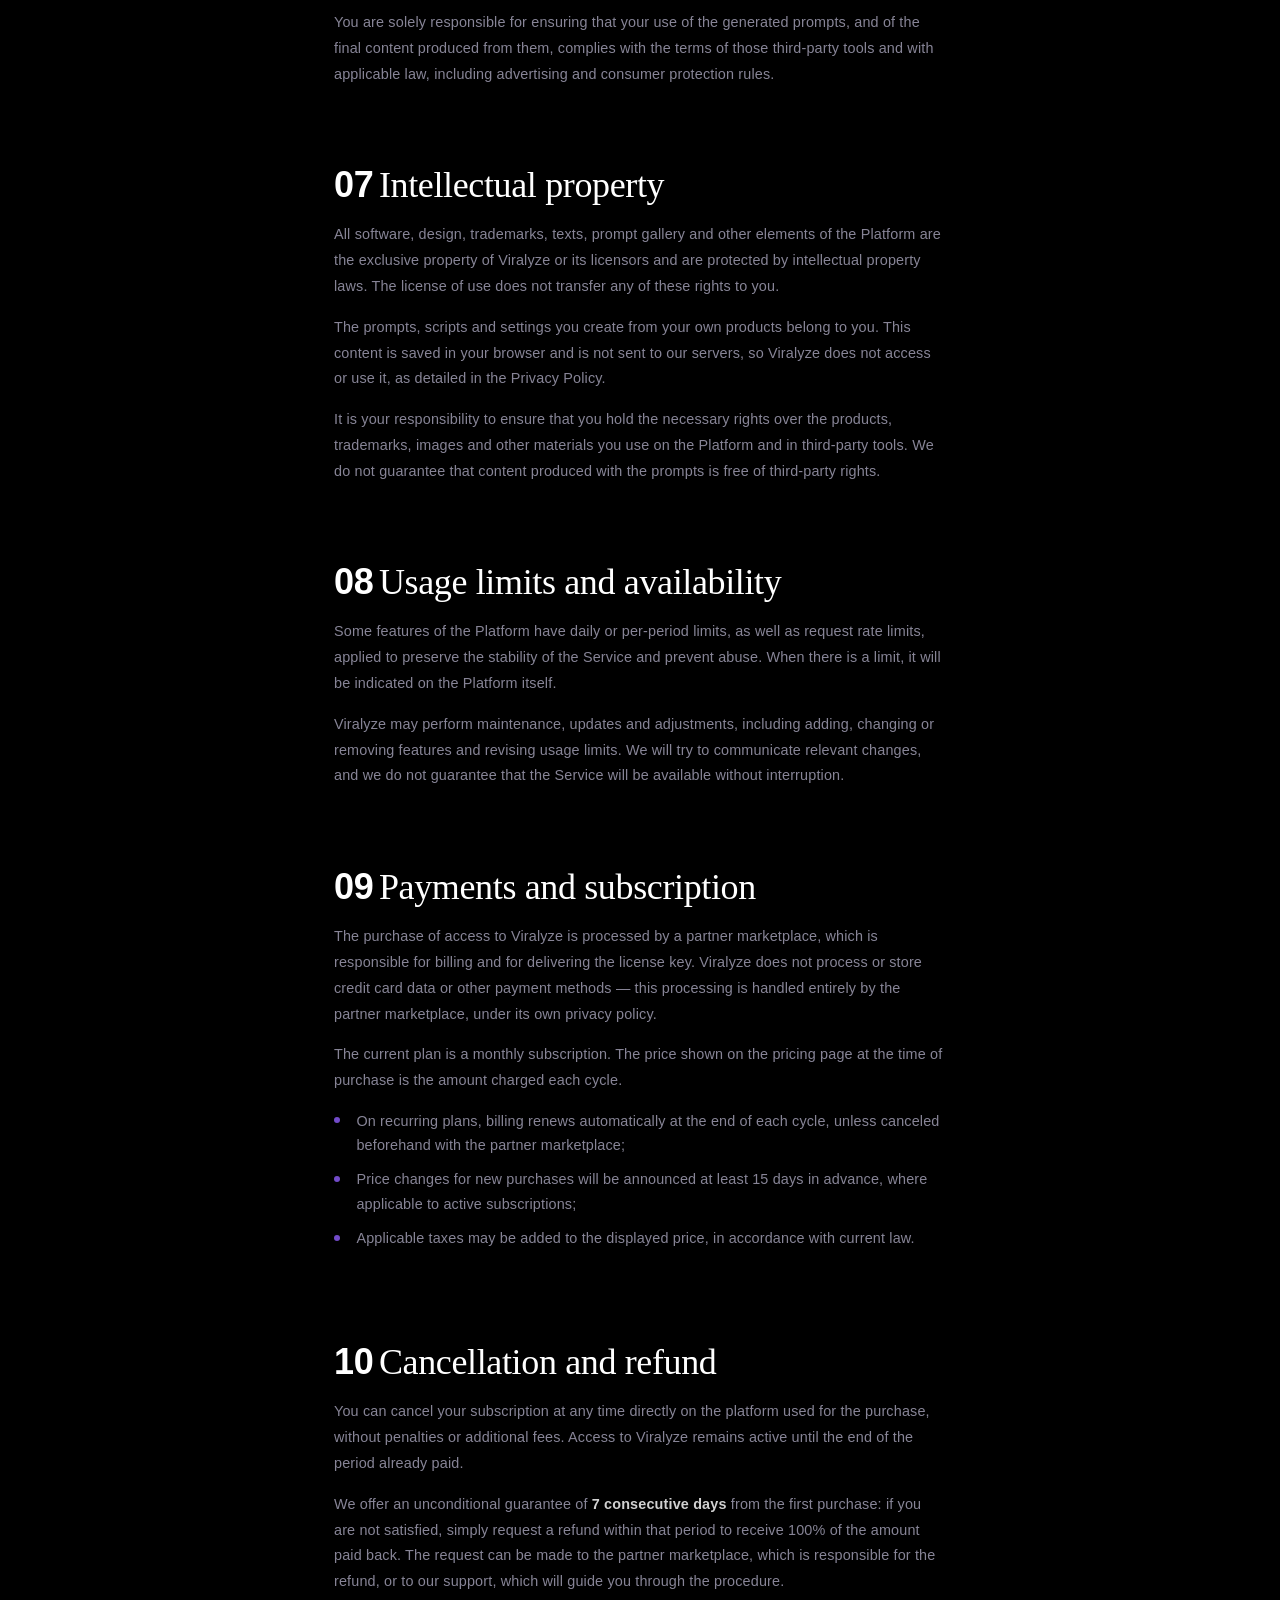
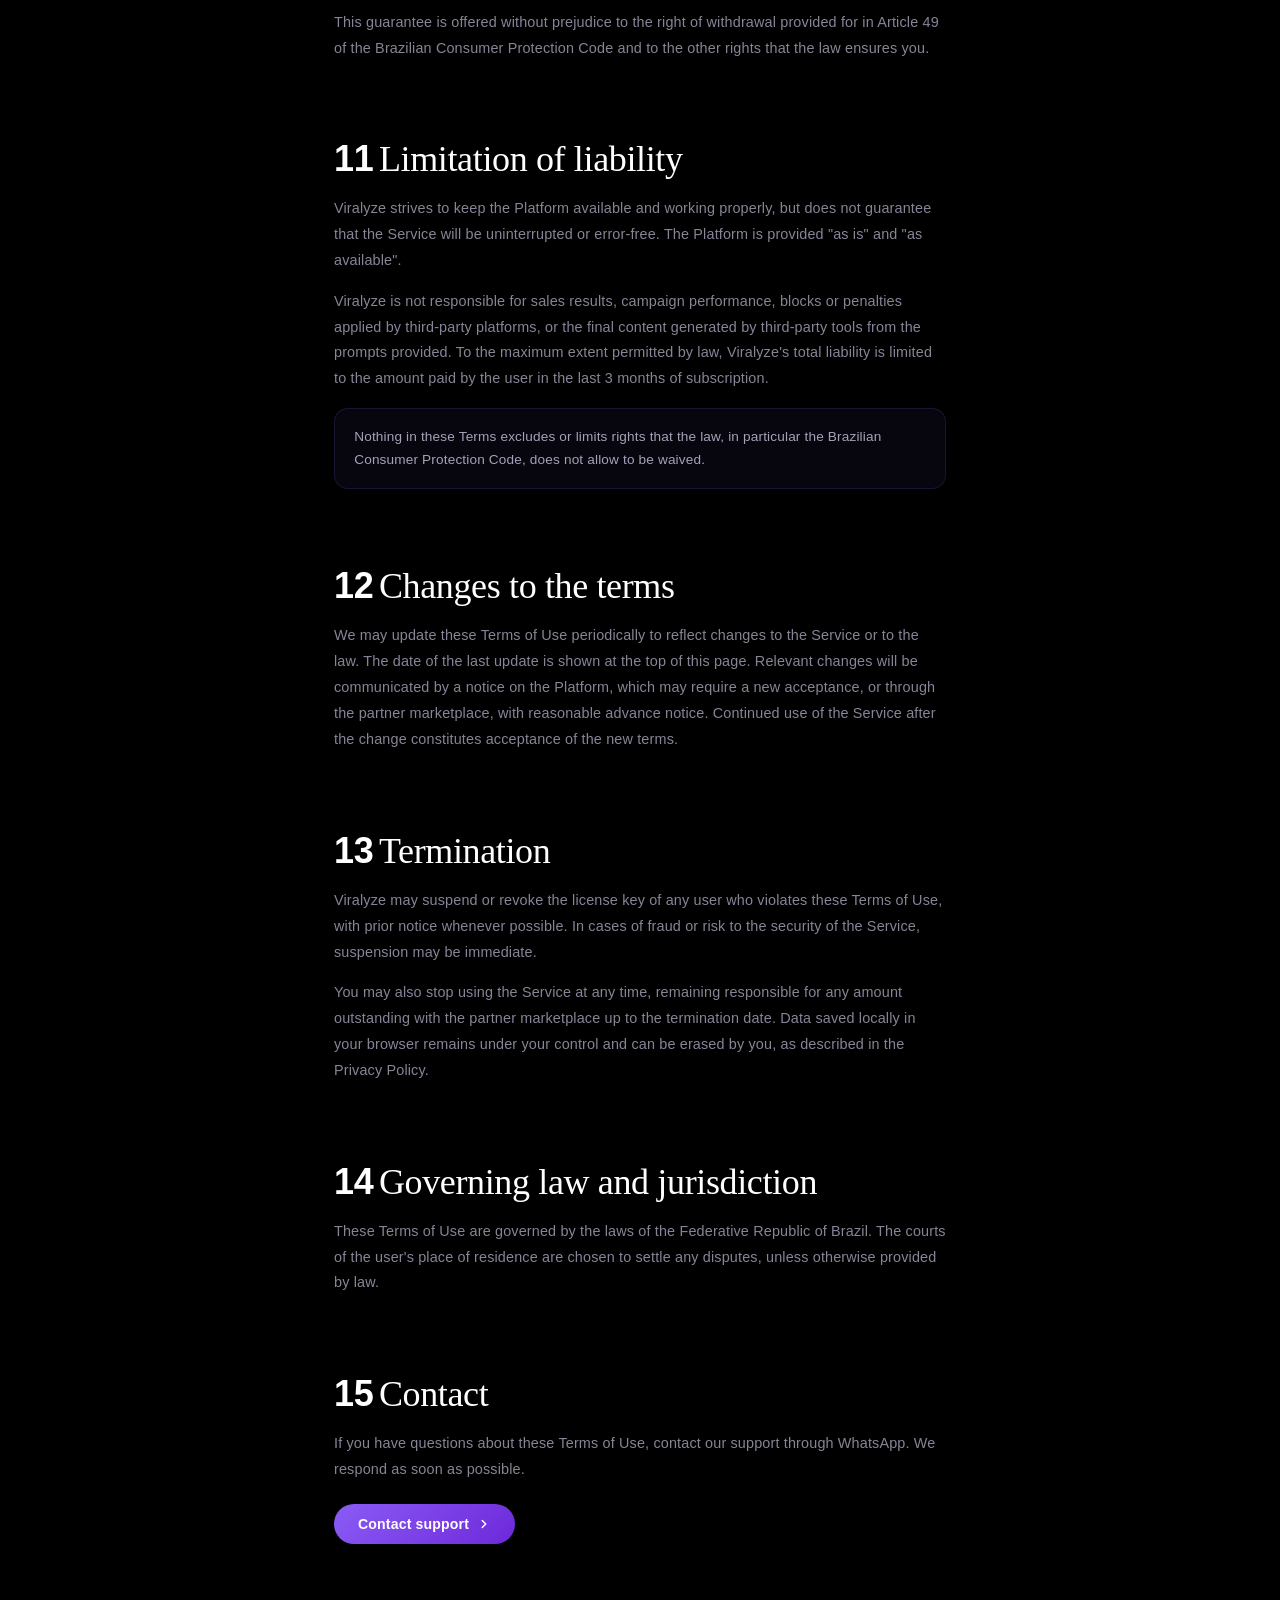
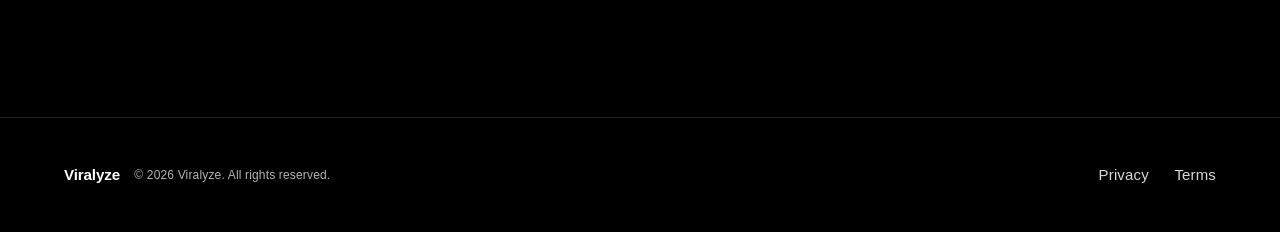
<file: landing/terms.html>
<!DOCTYPE html>
<html lang="pt-BR">
<head>
<meta http-equiv="Content-Security-Policy" content="default-src 'self'; script-src 'self'; style-src 'self' 'unsafe-inline' https://fonts.googleapis.com; font-src 'self' https://fonts.gstatic.com; img-src 'self' data: blob: https:; connect-src 'self'; object-src 'none'; base-uri 'self'; form-action 'self'">
<meta charset="UTF-8"/>
<meta name="viewport" content="width=device-width, initial-scale=1.0, viewport-fit=cover"/>
<script src="/js/i18n.js"></script>
<link rel="icon" type="image/svg+xml" href="assets/favicon.svg"/>
<title>Termos de Uso — Viralyze</title>
<meta name="description" content="Termos de Uso da Viralyze: condições de uso da plataforma, assinaturas, propriedade intelectual e responsabilidades."/>
<link rel="preconnect" href="https://fonts.googleapis.com"/>
<link rel="preconnect" href="https://fonts.gstatic.com" crossorigin/>
<link href="https://fonts.googleapis.com/css2?family=EB+Garamond:ital,wght@0,300;0,400;0,500;1,300;1,400&family=Inter:wght@400;500;600;700&display=swap" rel="stylesheet"/>
<style>
*, *::before, *::after { box-sizing: border-box; margin: 0; padding: 0; }

:root {
  --ink: #000000;
  --ink2: #0d0d0f;
  --ink3: #131316;
  --surface: #141416;
  --surface2: #1e1e22;
  --border: #242428;
  --border2: #3a3a40;
  --text: #ffffff;
  --text2: #ffffff;
  --text3: #ffffff;

  --pink: #8b5cf6;
  --pink2: #c4b5fd;

  --glow-pink: rgba(139,92,246,0.32);

  --radius-sm: 8px;
  --radius: 16px;
  --radius-lg: 20px;
  --radius-xl: 24px;
  --radius-pill: 100px;

  --font-display: 'EB Garamond', 'Times New Roman', serif;
  --font-ui: 'Inter', sans-serif;
  --tracking-body: 0.16px;
  --hairline: #262629;
  --hairline-strong: #404046;
}

html { scroll-behavior: smooth; overflow-x: hidden; width: 100%; }

body {
  font-family: var(--font-ui); letter-spacing: var(--tracking-body);
  background: var(--ink);
  color: var(--text);
  overflow-x: hidden;
  width: 100%;
  max-width: 100vw;
  touch-action: pan-y;
  -webkit-font-smoothing: antialiased;
  font-variant-numeric: tabular-nums;
}

a:focus-visible, button:focus-visible { outline: 2px solid var(--pink); outline-offset: 3px; border-radius: 4px; }

nav {
  position: fixed; top: calc(1rem + env(safe-area-inset-top, 0px)); left: 50%; transform: translateX(-50%); z-index: 100;
  display: grid;
  grid-template-columns: auto 1fr auto;
  align-items: center;
  column-gap: 1.5rem;
  width: min(1180px, 92%);
  padding: 0.8rem 1.6rem;
  background: #0a0a0c;
  border: 1px solid #1e1e22;
  border-radius: 100px;
  transition: background 0.4s, border-color 0.4s, box-shadow 0.4s;
}
nav.scrolled { background: #000000; border-color: var(--border); box-shadow: 0 8px 32px rgba(0,0,0,0.5); }

.logo { display: flex; align-items: center; gap: 0.6rem; text-decoration: none; grid-column: 1; }
.logo-img { height: 30px; width: auto; display: block; }
.logo-text { font-family: var(--font-ui); font-weight: 700; font-size: 1.2rem; letter-spacing: -0.01em; color: var(--text); }

.nav-links-center { grid-column: 2; justify-content: center; }
.nav-actions-wrap { grid-column: 3; display: flex; align-items: center; gap: 0.9rem; justify-self: end; }

.nav-links { display: flex; align-items: center; gap: 1.7rem; list-style: none; white-space: nowrap; }
.nav-links a { color: var(--text2); text-decoration: none; font-size: 0.85rem; font-weight: 500; letter-spacing: 0.01em; transition: color 0.2s; }
.nav-links a:hover { color: var(--text); }

.nav-links a.btn-nav, .nav-mobile-panel a.btn-nav {
  background: #ffffff;
  color: #060b0c !important;
  padding: 0.55rem 1.4rem;
  border-radius: 100px;
  font-size: 0.85rem;
  font-weight: 700;
  text-decoration: none;
  letter-spacing: -0.01em;
  transition: opacity 0.2s, transform 0.15s, background 0.2s;
  white-space: nowrap;
  border: 1px solid rgba(255,255,255,0.6);
  box-shadow: 0 4px 20px rgba(0,0,0,0.25);
}
.btn-nav { display: inline-block; }
.btn-nav:hover { opacity: 0.88; transform: translateY(-1px); }
.btn-nav:active { transform: translateY(0) scale(0.97); }

.nav-toggle {
  display: none; width: 40px; height: 40px; border-radius: 50%;
  border: 1px solid var(--border2); background: var(--surface);
  align-items: center; justify-content: center; cursor: pointer; color: var(--text); flex-shrink: 0;
}
.nav-toggle svg { width: 18px; height: 18px; }

.nav-mobile-panel {
  display: none; position: fixed;
  top: calc(82px + env(safe-area-inset-top, 0px)); right: 5%; left: 5%;
  z-index: 99;
  max-height: calc(100dvh - 82px - env(safe-area-inset-top, 0px) - 24px);
  overflow-y: auto;
  background: #0a0a0c;
  border: 1px solid var(--border2);
  border-radius: 20px;
  padding: 1.2rem;
  padding-bottom: calc(1.2rem + env(safe-area-inset-bottom, 0px));
  flex-direction: column;
  gap: 0.2rem;
  box-shadow: 0 12px 36px rgba(0,0,0,0.4);
}
.nav-mobile-panel.open { display: flex; }
.nav-mobile-panel a { color: var(--text2); text-decoration: none; font-size: 0.95rem; font-weight: 600; padding: 0.85rem 0.6rem; border-radius: 10px; transition: background 0.2s, color 0.2s; }
.nav-mobile-panel a:hover, .nav-mobile-panel a:active { background: var(--surface2); color: var(--text); }
.nav-mobile-panel a.btn-nav { text-align: center; margin-top: 0.4rem; color: var(--ink); }

@media (max-width: 900px) {
  .nav-links { display: none; }
  .nav-toggle { display: flex; }
  nav { width: 94%; padding: 0.7rem 1.1rem; }
}

.legal-hero { position: relative; z-index: 1; padding: 9rem 5% 3rem; max-width: 880px; margin: 0 auto; }

.back-link { display: inline-flex; align-items: center; gap: 0.4rem; color: var(--text3); opacity: 0.75; text-decoration: none; font-size: 0.85rem; font-weight: 600; margin-bottom: 1.6rem; transition: color 0.2s, opacity 0.2s; }
.back-link:hover { color: var(--text); opacity: 1; }
.back-link svg { width: 15px; height: 15px; }

.legal-eyebrow {
  display: inline-flex; align-items: center; gap: 0.5rem;
  background: #141416; border: 1px solid var(--border2); color: var(--text);
  font-size: 0.7rem; font-weight: 700; letter-spacing: 0.08em; text-transform: uppercase;
  padding: 0.45rem 0.9rem; border-radius: var(--radius-pill);
  margin-bottom: 1.4rem;
}
.legal-eyebrow-dot { width: 6px; height: 6px; border-radius: 50%; background: var(--pink); }

.legal-hero h1 {
  font-family: var(--font-display);
  font-size: clamp(2.6rem, 4.5vw, 3.6rem);
  font-weight: 300;
  letter-spacing: -0.02em;
  line-height: 1.08;
  margin-bottom: 1rem;
}
.legal-hero h1 em { font-family: var(--font-display); font-style: italic; font-weight: 400; color: var(--pink); }

.legal-updated { font-size: 0.88rem; color: var(--text2); opacity: 0.75; line-height: 1.7; max-width: 560px; }

.legal-wrap { position: relative; z-index: 1; max-width: 740px; margin: 0 auto; padding: 1rem 5% 6rem; }

.legal-section { padding-bottom: 2.4rem; margin-bottom: 2.4rem; scroll-margin-top: 6.5rem; }

.legal-section-num { color: var(--text); font-weight: 700; margin-right: 0.35rem; }

.legal-section h2 { font-family: var(--font-ui); font-size: 1.3rem; font-weight: 700; letter-spacing: -0.01em; margin-bottom: 1rem; }

.legal-section p { font-size: 0.9rem; line-height: 1.8; color: var(--text2); opacity: 0.82; margin-bottom: 0.9rem; }
.legal-section p:last-child { margin-bottom: 0; }

.legal-section ul { list-style: none; margin: 0.9rem 0; display: flex; flex-direction: column; gap: 0.6rem; }
.legal-section li { font-size: 0.9rem; line-height: 1.7; color: var(--text2); opacity: 0.82; padding-left: 1.4rem; position: relative; }
.legal-section li::before { content: ''; position: absolute; left: 0; top: 0.55rem; width: 6px; height: 6px; border-radius: 50%; background: var(--pink); }

.legal-section strong { color: var(--text); opacity: 1; font-weight: 700; }

.legal-callout { background: rgba(139,92,246,0.05); border: 1px solid rgba(139,92,246,0.16); border-radius: 14px; padding: 1rem 1.2rem; font-size: 0.85rem; line-height: 1.7; color: var(--text2); margin-top: 1rem; }

.legal-contact-btn {
  display: inline-flex; align-items: center; gap: 0.5rem;
  background: linear-gradient(135deg, var(--pink) 0%, #6d28d9 100%);
  color: #fff; padding: 0.75rem 1.5rem; border-radius: var(--radius-pill);
  text-decoration: none; font-weight: 700; font-size: 0.88rem; margin-top: 0.4rem;
  box-shadow: 0 4px 16px rgba(0,0,0,0.28);
  transition: transform 0.2s, box-shadow 0.2s;
}
.legal-contact-btn:hover { transform: translateY(-2px); box-shadow: 0 8px 24px rgba(139,92,246,0.28); }

footer {
  position: relative; z-index: 1;
  padding: 1.6rem 5% calc(1.6rem + env(safe-area-inset-bottom, 0px));
  border-top: 1px solid var(--border);
  display: flex; align-items: center; justify-content: space-between; flex-wrap: wrap; gap: 1rem;
}
.footer-left { display: flex; align-items: center; gap: 0.9rem; flex-wrap: wrap; }
.footer-logo { font-family: var(--font-ui); font-weight: 600; font-size: 0.95rem; letter-spacing: -0.01em; color: #ffffff; }
.footer-links { display: flex; gap: 1.6rem; list-style: none; flex-wrap: wrap; }
.footer-links a { color: #ffffff; opacity: 0.85; text-decoration: none; font-size: 0.8rem; transition: opacity 0.2s; }
.footer-links a:hover { opacity: 1; }
.footer-copy { font-size: 0.75rem; color: #ffffff; opacity: 0.7; }

@media (max-width: 600px) {
  footer { flex-direction: column; align-items: flex-start; }
  .legal-hero { padding: 7.5rem 6% 2rem; }
  .legal-wrap { padding: 0.75rem 6% 4rem; }
  .legal-section h2 { font-size: 1.15rem; }
  .legal-section p, .legal-section li { font-size: 0.87rem; }
  .footer-links { gap: 1.2rem; row-gap: 0.6rem; }
}

@media (max-width: 400px) {
  .logo-text { font-size: 1.1rem; }
  .legal-hero { padding: 6.5rem 6% 1.6rem; }
  .legal-hero h1 { font-size: 1.85rem; }
  .legal-updated { font-size: 0.82rem; }
  .legal-eyebrow { font-size: 0.62rem; padding: 0.4rem 0.75rem; }
  .legal-contact-btn { width: 100%; justify-content: center; }
}


@media (prefers-reduced-motion: reduce) {
  *, *::before, *::after { transition-duration: 0.01ms !important; animation-duration: 0.01ms !important; }
}
</style>
<link rel="stylesheet" href="../css/design-system.css"/>
<style>

body.landing {
  --ink: #000000;
  --ink2: #000000;
  --ink3: #000000;
}
</style>
<link rel="stylesheet" href="../css/elevenlabs-theme.css?v=1">
</head>
<body class="landing">


<nav id="nav">
  <a href="https://viralyze-tok.vercel.app/landing/landing.html" class="logo"><img src="assets/favicon.svg" alt="" class="logo-img" width="34" height="34"><span class="logo-text">Viralyze</span></a>
  <ul class="nav-links nav-links-center">
    <li><a href="https://viralyze-tok.vercel.app/landing/landing.html#features">Recursos</a></li>
    <li><a href="https://viralyze-tok.vercel.app/landing/landing.html#galeria">Galeria</a></li>
    <li><a href="https://viralyze-tok.vercel.app/landing/landing.html#pricing">Planos</a></li>
    <li><a href="https://viralyze-tok.vercel.app/landing/landing.html#faq">FAQ</a></li>
  </ul>
  <div class="nav-actions-wrap">
    <ul class="nav-links nav-links-actions">
      <li><a href="https://viralyze-tok.vercel.app/">Entrar</a></li>
      <li><a href="https://viralyze-tok.vercel.app/landing/landing.html#pricing" class="btn-nav">Assinar</a></li>
    </ul>
    <button class="nav-toggle" id="navToggle" aria-label="Abrir menu" aria-expanded="false" aria-controls="navMobilePanel">
      <svg viewBox="0 0 24 24" fill="none" stroke="currentColor" stroke-width="2" stroke-linecap="round" stroke-linejoin="round"><line x1="4" y1="7" x2="20" y2="7"/><line x1="4" y1="12" x2="20" y2="12"/><line x1="4" y1="17" x2="20" y2="17"/></svg>
    </button>
  </div>
</nav>
<div class="nav-mobile-panel" id="navMobilePanel">
  <a href="https://viralyze-tok.vercel.app/landing/landing.html#features">Recursos</a>
  <a href="https://viralyze-tok.vercel.app/landing/landing.html#galeria">Galeria</a>
  <a href="https://viralyze-tok.vercel.app/landing/landing.html#pricing">Planos</a>
  <a href="https://viralyze-tok.vercel.app/landing/landing.html#faq">FAQ</a>
  <a href="https://viralyze-tok.vercel.app/">Entrar</a>
  <a href="https://viralyze-tok.vercel.app/landing/landing.html#pricing" class="btn-nav">Assinar</a>
</div>

<section class="legal-hero">
  <a href="https://viralyze-tok.vercel.app/landing/landing.html" class="back-link">
    <svg viewBox="0 0 24 24" fill="none" stroke="currentColor" stroke-width="2.5" stroke-linecap="round" stroke-linejoin="round"><path d="m15 18-6-6 6-6"/></svg>
    Voltar para a página inicial
  </a>
  <div class="legal-eyebrow"><span class="legal-eyebrow-dot"></span>Documento legal</div>
  <h1>Termos de <em>Uso</em></h1>
  <p class="legal-updated">Estes Termos de Uso regulam o acesso e a utilização da plataforma Viralyze. Ao ativar uma chave de licença ou usar nossos serviços, você concorda com as condições descritas abaixo.<br>Versão 2.0 — Última atualização: 4 de outubro de 2026.</p>
</section>

<div class="legal-wrap">

    <div class="legal-section" id="aceitacao">
      <h2><span class="legal-section-num">01</span>Aceitação dos termos</h2>
      <p>Ao acessar ou usar a plataforma Viralyze ("Plataforma", "Serviço"), você declara que leu, entendeu e concorda em se vincular a estes Termos de Uso e à nossa <a href="https://viralyze-tok.vercel.app/landing/privacy.html" style="color:var(--pink)">Política de Privacidade</a>. Se você não concordar com qualquer parte destes termos, não deverá utilizar o Serviço.</p>
      <p>O aceite é registrado ao marcar a caixa de concordância na tela de ativação da licença. A versão aceita fica guardada no seu navegador e, quando estes Termos forem atualizados de forma relevante, poderemos solicitar um novo aceite para que você continue usando a Plataforma.</p>
      <p>Caso esteja utilizando a Plataforma em nome de uma empresa, você declara ter autoridade para vincular essa empresa a estes termos.</p>
    </div>

    <div class="legal-section" id="servico">
      <h2><span class="legal-section-num">02</span>Descrição do serviço</h2>
      <p>A Viralyze é uma plataforma de inteligência artificial que auxilia criadores e vendedores a identificar produtos e vídeos em alta no TikTok Shop, montar avatares e gerar <strong>prompts profissionais de imagem e vídeo</strong> — incluindo roteiros e configurações de avatar — para uso em ferramentas de terceiros como Midjourney, DALL-E, Stable Diffusion, Runway, Kling AI, Pika Labs e Sora.</p>
      <p>A Viralyze não renderiza, hospeda nem distribui as imagens ou vídeos finais gerados a partir dos prompts. A criação do conteúdo visual final é realizada por ferramentas externas, de responsabilidade e propriedade de seus respectivos provedores.</p>
      <p>As informações sobre produtos, vídeos e tendências exibidas na Plataforma têm origem em fontes públicas de terceiros e são oferecidas a título informativo. Não garantimos que sejam exatas, completas ou atualizadas a todo momento, nem que seu uso resulte em vendas ou em qualquer resultado específico.</p>
      <div class="legal-callout">A Viralyze é um serviço independente. Não temos vínculo, patrocínio ou aprovação do TikTok, do TikTok Shop ou das demais ferramentas citadas. Todas as marcas pertencem a seus respectivos titulares.</div>
    </div>

    <div class="legal-section" id="conta">
      <h2><span class="legal-section-num">03</span>Licença e acesso à Plataforma</h2>
      <p>O acesso à Viralyze não depende de cadastro com nome, e-mail e senha na Plataforma: ele é feito por meio de uma <strong>chave de licença</strong>, adquirida por um marketplace parceiro, que é responsável por entregá-la ao comprador. Ao inserir a chave na tela de ativação, é gerado um token de sessão que mantém seu acesso ativo enquanto a licença for válida.</p>
      <p>Concedemos a você uma licença de uso <strong>pessoal, limitada, não exclusiva, revogável e intransferível</strong> da Plataforma, pelo período da assinatura. Você é responsável por manter sua chave de licença em sigilo e por todas as atividades realizadas por meio dela.</p>
      <p>Cada chave de licença permite apenas <strong>uma sessão ativa por vez</strong>: ao ativar em um novo dispositivo, a sessão anterior é automaticamente encerrada. Para fazer cumprir essa regra e coibir o compartilhamento indevido, geramos um identificador técnico do seu dispositivo no momento da ativação, conforme explicado na seção <a href="https://viralyze-tok.vercel.app/landing/privacy.html#dispositivo" style="color:var(--pink)">"Identificador do dispositivo"</a> da Política de Privacidade.</p>
      <ul>
        <li>Você deve ter pelo menos 18 anos para adquirir e utilizar uma licença.</li>
        <li>Cada chave de licença é pessoal e intransferível, salvo planos comerciais expressamente autorizados.</li>
        <li>A Viralyze pode revogar ou suspender chaves de licença em caso de fraude, uso indevido, compartilhamento da chave ou atividade suspeita.</li>
      </ul>
    </div>

    <div class="legal-section" id="uso">
      <h2><span class="legal-section-num">04</span>Uso aceitável</h2>
      <p>Ao usar a Viralyze, você concorda em não:</p>
      <ul>
        <li>Utilizar a Plataforma para fins ilegais, fraudulentos ou que violem direitos de terceiros;</li>
        <li>Gerar prompts ou conteúdo que promovam discurso de ódio, violência, assédio ou material sexualmente explícito envolvendo menores;</li>
        <li>Criar conteúdo que imite ou represente uma pessoa real, viva ou falecida, sem a autorização dela, ou que tenha o objetivo de enganar terceiros sobre a identidade de quem aparece;</li>
        <li>Usar os recursos da Plataforma para produzir publicidade enganosa, como depoimentos ou avaliações falsas, ou promessas de resultado que não possam ser comprovadas;</li>
        <li>Tentar copiar, descompilar ou realizar engenharia reversa da Plataforma;</li>
        <li>Burlar ou tentar burlar os limites de uso, o controle de sessão, a identificação de dispositivo ou qualquer outro mecanismo de segurança;</li>
        <li>Revender, sublicenciar ou redistribuir o acesso à Plataforma sem autorização prévia por escrito;</li>
        <li>Utilizar robôs, scrapers ou outros meios automatizados para acessar o Serviço fora das integrações oficiais.</li>
      </ul>
      <div class="legal-callout">O descumprimento destas regras pode resultar em suspensão ou revogação imediata da chave de licença, sem direito a reembolso, ressalvados os direitos previstos em lei.</div>
    </div>

    <div class="legal-section" id="conteudo-sintetico">
      <h2><span class="legal-section-num">05</span>Conteúdo sintético e publicidade</h2>
      <p>Os avatares e prompts criados com a Viralyze podem resultar em imagens e vídeos muito realistas. Por isso, você é o único responsável pela forma como esse conteúdo é publicado e divulgado.</p>
      <ul>
        <li>Respeitar as regras de cada plataforma onde o conteúdo for publicado (como o TikTok), que podem exigir a identificação de conteúdo gerado ou alterado por inteligência artificial;</li>
        <li>Cumprir a legislação de publicidade e de defesa do consumidor, incluindo o Código de Defesa do Consumidor e as normas de autorregulamentação publicitária, mantendo a publicidade identificável e as informações sobre os produtos verdadeiras;</li>
        <li>Não apresentar um avatar como se fosse um cliente real, um especialista ou uma pessoa que de fato usou o produto, quando isso não for verdade.</li>
      </ul>
    </div>

    <div class="legal-section" id="ia-terceiros">
      <h2><span class="legal-section-num">06</span>Ferramentas de IA de terceiros</h2>
      <p>Os prompts gerados pela Viralyze destinam-se ao uso em plataformas externas de geração de imagem e vídeo. O uso dessas ferramentas está sujeito aos termos de serviço, políticas de conteúdo e custos próprios de cada provedor, sobre os quais a Viralyze não possui controle.</p>
      <p>Você é o único responsável por garantir que o uso dos prompts gerados, e do conteúdo final produzido a partir deles, esteja em conformidade com os termos dessas ferramentas de terceiros e com a legislação aplicável, incluindo normas de publicidade e proteção ao consumidor.</p>
    </div>

    <div class="legal-section" id="propriedade">
      <h2><span class="legal-section-num">07</span>Propriedade intelectual</h2>
      <p>Todo o software, design, marca, textos, galeria de prompts e demais elementos da Plataforma são de propriedade exclusiva da Viralyze ou de seus licenciadores, sendo protegidos por leis de propriedade intelectual. A licença de uso não transfere a você nenhum desses direitos.</p>
      <p>Os prompts, roteiros e configurações que você cria a partir dos seus próprios produtos são de sua titularidade. Esse conteúdo é salvo no seu navegador e não é enviado aos nossos servidores, de modo que a Viralyze não o acessa nem o utiliza, conforme detalhado na Política de Privacidade.</p>
      <p>É sua responsabilidade garantir que você possui os direitos necessários sobre os produtos, marcas, imagens e demais materiais que utilizar na Plataforma e nas ferramentas de terceiros. Não garantimos que o conteúdo produzido com os prompts esteja livre de direitos de terceiros.</p>
    </div>

    <div class="legal-section" id="limites">
      <h2><span class="legal-section-num">08</span>Limites de uso e disponibilidade</h2>
      <p>Alguns recursos da Plataforma possuem limites diários ou por período, além de limites de frequência de requisições, aplicados para preservar a estabilidade do Serviço e prevenir abusos. Quando houver um limite, ele será indicado na própria Plataforma.</p>
      <p>A Viralyze pode realizar manutenções, atualizações e ajustes, incluindo adicionar, alterar ou remover funcionalidades e rever os limites de uso. Procuraremos comunicar as mudanças relevantes, e não garantimos que o Serviço estará disponível de forma ininterrupta.</p>
    </div>

    <div class="legal-section" id="pagamentos">
      <h2><span class="legal-section-num">09</span>Pagamentos e assinatura</h2>
      <p>A compra do acesso à Viralyze é processada por um marketplace parceiro, responsável pela cobrança e pela entrega da chave de licença. A Viralyze não processa nem armazena dados de cartão de crédito ou outros meios de pagamento — esse tratamento é feito integralmente pelo marketplace parceiro, sob a política de privacidade própria dele.</p>
      <p>O plano vigente é de assinatura mensal. O valor exibido na página de preços no momento da contratação é o valor cobrado a cada ciclo.</p>
      <ul>
        <li>Em planos recorrentes, a cobrança é renovada automaticamente ao final de cada ciclo, salvo cancelamento prévio junto ao marketplace parceiro;</li>
        <li>Alterações de preço para novas contratações serão comunicadas com antecedência mínima de 15 dias, quando aplicável a assinaturas ativas;</li>
        <li>Impostos aplicáveis podem ser adicionados ao valor exibido, conforme a legislação vigente.</li>
      </ul>
    </div>

    <div class="legal-section" id="cancelamento">
      <h2><span class="legal-section-num">10</span>Cancelamento e reembolso</h2>
      <p>Você pode cancelar sua assinatura a qualquer momento diretamente na plataforma utilizada na compra, sem multas ou taxas adicionais. O acesso à Viralyze permanece ativo até o fim do período já pago.</p>
      <p>Oferecemos garantia incondicional de <strong>7 dias corridos</strong> a partir da primeira contratação: se você não estiver satisfeito, basta solicitar o reembolso dentro desse prazo para receber 100% do valor pago de volta. A solicitação pode ser feita ao marketplace parceiro, responsável pelo estorno, ou ao nosso suporte, que orientará o procedimento.</p>
      <p>Essa garantia é oferecida sem prejuízo do direito de arrependimento previsto no art. 49 do Código de Defesa do Consumidor e dos demais direitos que a lei assegura a você.</p>
    </div>

    <div class="legal-section" id="responsabilidade">
      <h2><span class="legal-section-num">11</span>Limitação de responsabilidade</h2>
      <p>A Viralyze se esforça para manter a Plataforma disponível e funcionando corretamente, mas não garante que o Serviço será ininterrupto ou livre de erros. A Plataforma é fornecida "como está" e "conforme disponível".</p>
      <p>A Viralyze não se responsabiliza por resultados de vendas, desempenho de campanhas, bloqueios ou penalidades aplicados por plataformas de terceiros, ou pelo conteúdo final gerado por ferramentas de terceiros a partir dos prompts fornecidos. Na máxima extensão permitida por lei, a responsabilidade total da Viralyze está limitada ao valor pago pelo usuário nos últimos 3 meses de assinatura.</p>
      <div class="legal-callout">Nada nestes Termos exclui ou limita direitos que a legislação, em especial o Código de Defesa do Consumidor, não permite afastar.</div>
    </div>

    <div class="legal-section" id="alteracoes">
      <h2><span class="legal-section-num">12</span>Alterações nos termos</h2>
      <p>Podemos atualizar estes Termos de Uso periodicamente para refletir mudanças no Serviço ou na legislação. A data da última atualização fica indicada no topo desta página. Alterações relevantes serão comunicadas por aviso na Plataforma, podendo exigir um novo aceite, ou por meio do marketplace parceiro, com antecedência razoável. O uso continuado do Serviço após a alteração constitui aceitação dos novos termos.</p>
    </div>

    <div class="legal-section" id="rescisao">
      <h2><span class="legal-section-num">13</span>Rescisão</h2>
      <p>A Viralyze pode suspender ou revogar a chave de licença de qualquer usuário que viole estes Termos de Uso, mediante aviso prévio sempre que possível. Em casos de fraude ou risco à segurança do Serviço, a suspensão poderá ser imediata.</p>
      <p>Você também pode deixar de usar o Serviço a qualquer momento, ficando responsável por qualquer valor pendente junto ao marketplace parceiro até a data de encerramento. Os dados salvos localmente no seu navegador permanecem sob seu controle e podem ser apagados por você, conforme a Política de Privacidade.</p>
    </div>

    <div class="legal-section" id="lei">
      <h2><span class="legal-section-num">14</span>Lei aplicável e foro</h2>
      <p>Estes Termos de Uso são regidos pelas leis da República Federativa do Brasil. Fica eleito o foro da comarca de domicílio do usuário para dirimir eventuais controvérsias, salvo disposição legal em contrário.</p>
    </div>

    <div class="legal-section" id="contato">
      <h2><span class="legal-section-num">15</span>Contato</h2>
      <p>Em caso de dúvidas sobre estes Termos de Uso, entre em contato com nosso suporte pelo WhatsApp. Respondemos o quanto antes.</p>
      <a href="https://wa.me/5512982294991" target="_blank" rel="noopener" class="legal-contact-btn">
        Falar com o suporte
        <svg width="14" height="14" viewBox="0 0 24 24" fill="none" stroke="currentColor" stroke-width="2.5" stroke-linecap="round" stroke-linejoin="round"><path d="m9 18 6-6-6-6"/></svg>
      </a>
    </div>

</div>

<footer>
  <div class="footer-left">
    <span class="footer-logo">Viralyze</span>
    <span class="footer-copy">© 2026 Viralyze. Todos os direitos reservados.</span>
  </div>
  <ul class="footer-links">
    <li><a href="https://viralyze-tok.vercel.app/landing/privacy.html">Privacidade</a></li>
    <li><a href="https://viralyze-tok.vercel.app/landing/terms.html">Termos</a></li>
  </ul>
</footer>

<script src="legal.js"></script>
</body>
</html>
</file>
<file: css/style.css>
:root {
  --bg: #0c0a12;
  --surface: #161320;
  --surface2: #1c1928;
  --surface3: #241f31;
  --border: #2b2638;
  --border2: #363048;
  --text: #f4f2f8;
  --text2: #a5a2b8;
  --text3: #6f6b85;
  --accent1: #8b5cf6;
  --accent2: #a855f7;
  --accent3: #c4b5fd;
  --accent4: #c4b5fd;
  --glow1: rgba(139,92,246,0.24);
  --glow2: rgba(168,85,247,0.2);
  --gold: #c4b5fd;
  --silver: #a855f7;
  --bronze: #6d28d9;
  --radius-xs: 4px;
  --radius-sm: 8px;
  --radius: 16px;
  --radius-lg: 20px;
  --radius-xl: 24px;
  --radius-pill: 9999px;
  --shadow-soft: 0 4px 20px rgba(0,0,0,0.32);
  --shadow-soft-hover: 0 8px 28px rgba(0,0,0,0.4);
  --shadow-glow: 0 0 24px rgba(139,92,246,0.22);
  --space-xxs: 4px;
  --space-xs: 8px;
  --space-sm: 12px;
  --space-base: 16px;
  --space-md: 20px;
  --space-lg: 24px;
  --space-xl: 32px;
  --space-xxl: 48px;
  --space-section: 96px;
  --font-display: 'Inter',sans-serif;
  --tracking-display: -0.02em;
  --tracking-body: 0.16px;
  --sidebar-w: 224px;
  --header-h: 58px;
  --transition: 0.2s cubic-bezier(.4,0,.2,1)
}
*,
::after,
::before {
  margin: 0;
  padding: 0;
  box-sizing: border-box
}
html {
  scroll-behavior: smooth
}
body {
  font-family: Inter,sans-serif;
  background: var(--bg);
  color: var(--text);
  min-height: 100vh;
  overflow-x: hidden;
  -webkit-font-smoothing: antialiased;
  letter-spacing: var(--tracking-body)
}
h1,
h2 {
  font-family: var(--font-display);
  font-weight: 300;
  letter-spacing: var(--tracking-display)
}
h3,
h4 {
  font-family: var(--font-display);
  font-weight: 500;
  letter-spacing: -.2px
}
::-webkit-scrollbar {
  width: 5px;
  height: 5px
}
::-webkit-scrollbar-track {
  background: transparent
}
::-webkit-scrollbar-thumb {
  background: var(--border2);
  border-radius: 10px
}
::-webkit-scrollbar-thumb:hover {
  background: var(--text3)
}
.layout {
  display: flex;
  min-height: 100vh;
  padding-top: var(--header-h)
}
.header {
  position: fixed;
  top: 0;
  left: 0;
  right: 0;
  height: var(--header-h);
  background: rgba(7,7,9,.92);
  backdrop-filter: blur(24px) saturate(1.4);
  -webkit-backdrop-filter: blur(24px) saturate(1.4);
  border-bottom: 1px solid var(--border);
  display: flex;
  align-items: center;
  justify-content: space-between;
  padding: 0 20px;
  z-index: 100
}
@media (min-width:900px) {
  .header {
    padding-left: calc(var(--sidebar-w) + 24px)
  }
}
.logo {
  display: flex;
  align-items: center;
  gap: 10px;
  font-family: Inter,sans-serif;
  font-size: 17px;
  font-weight: 700;
  letter-spacing: -.4px;
  text-decoration: none
}
.logo-icon {
  width: 32px;
  height: 32px;
  background: linear-gradient(135deg,var(--accent1),var(--accent2));
  border-radius: 9px;
  display: flex;
  align-items: center;
  justify-content: center;
  box-shadow: 0 0 16px rgba(139,92,246,.35);
  flex-shrink: 0
}
.logo-text {
  background: linear-gradient(90deg,#fff 40%,#888);
  -webkit-background-clip: text;
  -webkit-text-fill-color: transparent
}
.badge-beta {
  font-size: 9px;
  font-family: Inter,sans-serif;
  font-weight: 700;
  background: linear-gradient(135deg,var(--accent1),var(--accent2));
  padding: 3px 8px;
  border-radius: var(--radius-pill);
  color: #fff;
  letter-spacing: 1.4px;
  -webkit-text-fill-color: white;
  text-transform: uppercase
}
.sidebar {
  display: none;
  position: fixed;
  top: var(--header-h);
  left: 0;
  bottom: 0;
  width: var(--sidebar-w);
  background: rgba(7,7,9,.97);
  border-right: 1px solid var(--border);
  flex-direction: column;
  padding: 18px 10px;
  gap: 2px;
  overflow-y: auto;
  z-index: 90
}
@media (min-width:900px) {
  .sidebar {
    display: flex
  }
}
.sidebar-section {
  font-size: 9.5px;
  font-weight: 600;
  letter-spacing: 1.5px;
  color: var(--text3);
  text-transform: uppercase;
  padding: 10px 10px 5px;
  margin-top: 6px
}
.sidebar-item {
  display: flex;
  align-items: center;
  gap: 10px;
  padding: 10px 12px;
  border-radius: var(--radius);
  cursor: pointer;
  font-size: 13px;
  font-weight: 500;
  color: var(--text);
  transition: all var(--transition);
  border: 1px solid transparent;
  user-select: none;
  position: relative
}
.sidebar-item svg {
  width: 16px;
  height: 16px;
  stroke: currentColor;
  fill: none;
  stroke-linecap: round;
  stroke-linejoin: round;
  stroke-width: 1.7;
  flex-shrink: 0;
  transition: stroke var(--transition)
}
.sidebar-item:hover {
  background: var(--surface2);
  color: var(--text)
}
.sidebar-item.active {
  background: linear-gradient(135deg,rgba(139,92,246,.12),rgba(168,85,247,.07));
  color: var(--text);
  border-color: rgba(139,92,246,.2)
}
.sidebar-item.active svg {
  stroke: var(--accent1)
}
.sidebar-badge {
  margin-left: auto;
  font-size: 9px;
  font-weight: 700;
  background: rgba(139,92,246,.16);
  color: var(--accent1);
  border: 1px solid rgba(139,92,246,.28);
  padding: 2px 7px;
  border-radius: 8px;
  letter-spacing: .5px
}
.sidebar-footer {
  margin-top: auto;
  padding-top: 14px;
  border-top: 1px solid var(--border)
}
.plan-mini {
  background: linear-gradient(135deg,rgba(139,92,246,.08),rgba(168,85,247,.08));
  border: 1px solid rgba(139,92,246,.18);
  border-radius: var(--radius);
  padding: 11px 13px;
  display: flex;
  align-items: center;
  gap: 9px
}
.plan-mini-dot {
  width: 7px;
  height: 7px;
  border-radius: 50%;
  background: var(--accent3);
  box-shadow: 0 0 6px var(--accent3);
  flex-shrink: 0
}
.plan-mini-name {
  font-size: 13px;
  font-weight: 700;
  font-family: Inter,sans-serif
}
.plan-mini-label {
  font-size: 10px;
  color: var(--text);
  margin-top: 1px
}
.main-content {
  flex: 1;
  min-width: 0;
  padding-bottom: 88px
}
@media (min-width:900px) {
  .main-content {
    margin-left: var(--sidebar-w);
    padding-bottom: 44px
  }
}
.tab-content {
  display: none;
  padding: 26px 18px;
  max-width: 1440px
}
.tab-content.active {
  display: block
}
@media (min-width:900px) {
  .tab-content {
    padding: 30px 34px
  }
}
.app-footer {
  padding: 22px 18px;
  margin-top: 6px;
  border-top: 1px solid var(--border);
  display: flex;
  align-items: center;
  justify-content: space-between;
  flex-wrap: wrap;
  gap: 14px;
  max-width: 1440px
}
@media (min-width:900px) {
  .app-footer {
    padding: 26px 34px
  }
}
.app-footer-logo {
  font-family: Inter,sans-serif;
  font-weight: 800;
  font-size: 14px;
  letter-spacing: -.02em;
  color: var(--text)
}
.app-footer-links {
  display: flex;
  gap: 18px;
  list-style: none;
  flex-wrap: wrap
}
.app-footer-links a {
  color: var(--text2);
  opacity: .9;
  text-decoration: none;
  font-size: 11.5px;
  transition: opacity .2s,color .2s
}
.app-footer-links a:hover {
  opacity: 1;
  color: var(--text)
}
.app-footer-copy {
  font-size: 10.5px;
  color: var(--text3)
}
@media (max-width:560px) {
  .app-footer {
    flex-direction: column;
    align-items: flex-start
  }
}
.bottom-nav {
  position: fixed;
  bottom: 0;
  left: 0;
  right: 0;
  height: 66px;
  background: rgba(7,7,9,.96);
  backdrop-filter: blur(30px);
  -webkit-backdrop-filter: blur(30px);
  border-top: 1px solid var(--border);
  display: flex;
  align-items: center;
  justify-content: center;
  z-index: 100;
  padding: 0 4px;
  gap: 2px
}
@media (min-width:900px) {
  .bottom-nav {
    display: none
  }
}
.nav-item {
  flex: 1;
  max-width: 74px;
  display: flex;
  flex-direction: column;
  align-items: center;
  gap: 4px;
  cursor: pointer;
  padding: 8px 4px;
  border-radius: 12px;
  transition: all var(--transition);
  position: relative
}
.nav-item svg {
  width: 20px;
  height: 20px;
  stroke: var(--text3);
  transition: stroke var(--transition);
  fill: none;
  stroke-linecap: round;
  stroke-linejoin: round;
  stroke-width: 1.7
}
.nav-label {
  font-size: 9.5px;
  font-weight: 600;
  color: var(--text);
  transition: color var(--transition);
  white-space: nowrap;
  letter-spacing: .3px
}
.nav-item.active svg {
  stroke: var(--accent1)
}
.nav-item.active .nav-label {
  color: var(--accent1)
}
.nav-item.active::before {
  content: '';
  position: absolute;
  top: 4px;
  width: 24px;
  height: 2px;
  background: linear-gradient(90deg,var(--accent1),var(--accent2));
  border-radius: 2px
}
.page-header {
  margin-bottom: 22px;
  display: flex;
  align-items: flex-start;
  justify-content: space-between;
  flex-wrap: wrap;
  gap: 12px
}
.page-title {
  font-size: 24px;
  font-weight: 700;
  letter-spacing: -.4px;
  line-height: 1.15
}
.page-sub {
  font-size: 14px;
  color: var(--text);
  margin-top: 4px
}
.filters {
  display: flex;
  gap: 6px;
  overflow-x: auto;
  padding-bottom: 4px;
  margin-bottom: 22px;
  scrollbar-width: none
}
.filters::-webkit-scrollbar {
  display: none
}
.filter-chip {
  padding: 7px 14px;
  border-radius: var(--radius-pill);
  border: 1px solid var(--border2);
  background: var(--surface);
  color: var(--text);
  font-size: 12.5px;
  font-weight: 500;
  cursor: pointer;
  white-space: nowrap;
  transition: all var(--transition);
  font-family: Inter,sans-serif;
  display: flex;
  align-items: center;
  gap: 5px
}
.filter-chip svg {
  width: 13px;
  height: 13px;
  stroke: currentColor;
  fill: none;
  stroke-width: 1.8;
  flex-shrink: 0
}
.filter-chip:hover {
  border-color: var(--accent1);
  color: var(--text)
}
.filter-chip.active {
  background: linear-gradient(135deg,var(--accent1),var(--accent2));
  border-color: transparent;
  color: #fff
}
.section-label {
  font-size: 10.5px;
  font-weight: 700;
  letter-spacing: 2px;
  color: var(--text);
  text-transform: uppercase;
  margin-bottom: 13px
}
.product-grid {
  display: grid;
  grid-template-columns: repeat(2,1fr);
  gap: 12px
}
@media (min-width:500px) {
  .product-grid {
    grid-template-columns: repeat(3,1fr)
  }
}
@media (min-width:800px) {
  .product-grid {
    grid-template-columns: repeat(4,1fr)
  }
}
@media (min-width:1100px) {
  .product-grid {
    grid-template-columns: repeat(5,1fr)
  }
}
@media (min-width:1400px) {
  .product-grid {
    grid-template-columns: repeat(6,1fr)
  }
}
.product-card.page-hidden {
  display: none!important
}
.product-card.just-added {
  animation: justAddedPulse 1.6s ease-out 1
}
@keyframes justAddedPulse {
  0% {
    box-shadow: 0 0 0 0 rgba(139,92,246,.55)
  }
  70% {
    box-shadow: 0 0 0 12px rgba(139,92,246,0)
  }
  100% {
    box-shadow: 0 0 0 0 rgba(139,92,246,0)
  }
}
@media (prefers-reduced-motion:reduce) {
  .product-card.just-added {
    animation: none
  }
}
.product-card {
  background: var(--surface);
  border: 1px solid var(--border);
  border-radius: var(--radius);
  overflow: hidden;
  cursor: pointer;
  transition: transform var(--transition),border-color var(--transition),box-shadow var(--transition);
  position: relative
}
.product-card:hover {
  transform: translateY(-3px);
  border-color: rgba(139,92,246,.5);
  box-shadow: 0 10px 36px rgba(139,92,246,.12)
}
.product-card.selected {
  border-color: var(--accent1);
  box-shadow: 0 0 0 2px rgba(139,92,246,.3)
}
.card-img {
  width: 100%;
  aspect-ratio: 1;
  display: flex;
  align-items: center;
  justify-content: center;
  position: relative;
  overflow: hidden
}
.card-img img {
  width: 100%;
  height: 100%;
  object-fit: cover;
  transition: transform .4s ease
}
.product-card:hover .card-img img {
  transform: scale(1.04)
}
.rank-badge {
  position: absolute;
  top: 7px;
  left: 7px;
  padding: 3px 8px;
  border-radius: var(--radius-pill);
  font-size: 10px;
  font-weight: 700;
  font-family: Inter,sans-serif
}
.rank-1 {
  background: var(--gold);
  color: #2e1065
}
.rank-2 {
  background: var(--silver);
  color: #fff
}
.rank-3 {
  background: var(--bronze);
  color: #fff
}
.rank-other {
  background: rgba(0,0,0,.6);
  color: var(--text2);
  border: 1px solid rgba(255,255,255,.1);
  backdrop-filter: blur(4px)
}
.fav-btn {
  position: absolute;
  top: 7px;
  right: 7px;
  width: 28px;
  height: 28px;
  background: rgba(0,0,0,.6);
  border: none;
  border-radius: 50%;
  cursor: pointer;
  display: flex;
  align-items: center;
  justify-content: center;
  backdrop-filter: blur(6px);
  transition: all var(--transition);
  z-index: 2
}
.fav-btn svg {
  width: 13px;
  height: 13px;
  stroke: var(--text2);
  fill: none;
  stroke-width: 2;
  stroke-linecap: round;
  stroke-linejoin: round;
  transition: all var(--transition)
}
.fav-btn:hover {
  background: rgba(168,85,247,.2)
}
.fav-btn:hover svg {
  stroke: var(--accent2)
}
.fav-btn.active svg {
  stroke: var(--accent2);
  fill: var(--accent2)
}
.card-body {
  padding: 10px 11px 12px
}
.card-name {
  font-size: 12.5px;
  font-weight: 600;
  line-height: 1.4;
  margin-bottom: 7px
}
.card-meta {
  display: flex;
  justify-content: space-between;
  align-items: center
}
.card-price {
  font-size: 14px;
  font-weight: 700;
  font-family: Inter,sans-serif;
  background: linear-gradient(90deg,var(--accent1),var(--accent2));
  -webkit-background-clip: text;
  -webkit-text-fill-color: transparent
}
.card-tag {
  font-size: 10px;
  color: var(--text);
  background: var(--surface3);
  padding: 3px 7px;
  border-radius: 8px
}
.card-btn {
  width: 100%;
  margin-top: 9px;
  padding: 7px;
  background: var(--surface3);
  border: 1px solid var(--border2);
  color: var(--text);
  border-radius: var(--radius-sm);
  font-size: 11.5px;
  font-weight: 600;
  cursor: pointer;
  font-family: Inter,sans-serif;
  transition: all var(--transition);
  display: flex;
  align-items: center;
  justify-content: center;
  gap: 5px
}
.card-btn svg {
  width: 11px;
  height: 11px;
  stroke: currentColor;
  fill: none;
  stroke-width: 2
}
.card-btn:hover {
  background: linear-gradient(135deg,var(--accent1),var(--accent2));
  border-color: transparent
}
.video-card {
  background: var(--surface);
  border: 1px solid var(--border);
  border-radius: var(--radius);
  overflow: hidden;
  cursor: pointer;
  transition: transform var(--transition),border-color var(--transition),box-shadow var(--transition)
}
.video-card:hover {
  transform: translateY(-3px);
  border-color: rgba(168,85,247,.4);
  box-shadow: 0 10px 36px rgba(168,85,247,.1)
}
.video-thumb {
  position: relative;
  width: 100%;
  aspect-ratio: 9/16;
  max-height: 168px;
  overflow: hidden;
  background: var(--surface3)
}
.video-thumb img {
  width: 100%;
  height: 100%;
  object-fit: cover;
  transition: transform .4s ease
}
.video-card:hover .video-thumb img {
  transform: scale(1.05)
}
.play-overlay {
  position: absolute;
  inset: 0;
  display: flex;
  align-items: center;
  justify-content: center;
  background: transparent
}
.play-circle {
  width: 80px;
  height: 80px;
  display: flex;
  align-items: center;
  justify-content: center;
  transition: transform var(--transition)
}
.play-circle svg {
  width: 80px;
  height: 80px;
  fill: var(--accent1);
  stroke: var(--accent1);
  stroke-width: 1.8;
  stroke-linejoin: round;
  stroke-linecap: round;
  filter: drop-shadow(0 2px 8px rgba(139,92,246,.5))
}
.video-card:hover .play-circle {
  transform: scale(1.1)
}
.format-badge {
  position: absolute;
  top: 7px;
  right: 7px;
  font-size: 9.5px;
  font-weight: 700;
  padding: 3px 7px;
  border-radius: 7px;
  letter-spacing: .4px
}
.fmt-unboxing {
  background: rgba(139,92,246,.18);
  color: #c4b5fd;
  border: 1px solid rgba(139,92,246,.3)
}
.fmt-antes {
  background: rgba(139,92,246,.18);
  color: #a99dff;
  border: 1px solid rgba(139,92,246,.3)
}
.fmt-review {
  background: rgba(168,85,247,.18);
  color: #a855f7;
  border: 1px solid rgba(168,85,247,.3)
}
.fmt-tutorial {
  background: rgba(109,40,217,.18);
  color: #c4b5fd;
  border: 1px solid rgba(109,40,217,.3)
}
.fmt-ugc {
  background: rgba(168,85,247,.18);
  color: #a855f7;
  border: 1px solid rgba(168,85,247,.3)
}
.fmt-ai {
  background: rgba(167,139,250,.18);
  color: #c4b5fd;
  border: 1px solid rgba(167,139,250,.3)
}
.video-body {
  padding: 10px 11px 12px
}
.video-title {
  font-size: 12px;
  font-weight: 600;
  line-height: 1.55;
  margin-bottom: 7px
}
.video-stats {
  display: flex;
  gap: 10px;
  font-size: 10.5px;
  color: var(--text);
  margin-bottom: 9px
}
.video-stats span {
  display: flex;
  align-items: center;
  gap: 3px
}
.video-stats svg {
  width: 12px;
  height: 12px;
  stroke: currentColor;
  fill: none;
  stroke-width: 2;
  stroke-linecap: round;
  stroke-linejoin: round
}
.accordion-btn {
  width: 100%;
  background: var(--surface3);
  border: 1px solid var(--border);
  color: var(--text);
  font-size: 11px;
  font-weight: 600;
  padding: 7px 10px;
  border-radius: var(--radius-sm);
  cursor: pointer;
  text-align: left;
  font-family: Inter,sans-serif;
  display: flex;
  justify-content: space-between;
  align-items: center;
  transition: all var(--transition)
}
.accordion-btn:hover {
  border-color: var(--accent1);
  color: var(--text)
}
.accordion-btn svg {
  width: 12px;
  height: 12px;
  stroke: currentColor;
  fill: none;
  stroke-width: 2;
  stroke-linecap: round;
  stroke-linejoin: round;
  transition: transform var(--transition)
}
.accordion-btn.open svg {
  transform: rotate(180deg)
}
.accordion-body {
  display: none;
  padding: 9px;
  background: var(--surface3);
  border-radius: 0 0 var(--radius-sm) var(--radius-sm);
  font-size: 11px;
  line-height: 1.75;
  border: 1px solid var(--border);
  border-top: none
}
.accordion-body.open {
  display: block
}
.script-step {
  margin-bottom: 7px
}
.script-step span {
  color: var(--text);
  display: block;
  font-size: 9.5px;
  text-transform: uppercase;
  letter-spacing: .9px;
  margin-bottom: 2px
}
.script-step p {
  color: var(--text)
}
.stepper,
.vid-stepper {
  display: flex;
  gap: 0;
  margin-bottom: 26px;
  background: var(--surface);
  border: 1px solid var(--border);
  border-radius: var(--radius-lg);
  padding: 4px;
  overflow-x: auto;
  scrollbar-width: none
}
.stepper::-webkit-scrollbar,
.vid-stepper::-webkit-scrollbar {
  display: none
}
.step-item,
.vid-step-item {
  flex: 1;
  display: flex;
  align-items: center;
  justify-content: center;
  gap: 6px;
  padding: 9px 6px;
  border-radius: var(--radius);
  font-size: 11.5px;
  font-weight: 600;
  color: var(--text);
  cursor: pointer;
  transition: all .22s;
  font-family: Inter,sans-serif;
  white-space: nowrap
}
.step-item.active {
  background: linear-gradient(135deg,rgba(139,92,246,.14),rgba(168,85,247,.14));
  color: var(--text);
  border: 1px solid rgba(139,92,246,.28)
}
.vid-step-item.active {
  background: linear-gradient(135deg,rgba(168,85,247,.14),rgba(255,140,90,.14));
  color: var(--text);
  border: 1px solid rgba(168,85,247,.28)
}
.step-item.locked,
.vid-step-item.locked {
  cursor: not-allowed;
  opacity: .4
}
.step-item.completed .step-num {
  background: linear-gradient(135deg,var(--accent3),var(--accent1));
  color: #fff
}
.vid-step-item.completed .vid-step-num {
  background: linear-gradient(135deg,var(--accent3),var(--accent2));
  color: #fff
}
.step-num,
.vid-step-num {
  width: 20px;
  height: 20px;
  border-radius: 50%;
  display: flex;
  align-items: center;
  justify-content: center;
  font-size: 10px;
  font-weight: 700;
  background: var(--surface3);
  color: var(--text);
  transition: all .22s;
  flex-shrink: 0
}
.step-item.active .step-num {
  background: linear-gradient(135deg,var(--accent1),var(--accent2));
  color: #fff
}
.vid-step-item.active .vid-step-num {
  background: linear-gradient(135deg,#a855f7,#6d28d9);
  color: #fff
}
.step-panel,
.vid-step-panel {
  display: none
}
.step-panel.active,
.vid-step-panel.active {
  display: block
}
.search-wrap {
  position: relative;
  margin-bottom: 16px
}
.search-icon {
  position: absolute;
  left: 12px;
  top: 50%;
  transform: translateY(-50%);
  color: var(--text3);
  pointer-events: none
}
.search-icon svg {
  width: 14px;
  height: 14px;
  stroke: currentColor;
  fill: none;
  stroke-width: 2;
  stroke-linecap: round;
  stroke-linejoin: round
}
.studio-search {
  width: 100%;
  background: var(--surface);
  border: 1px solid var(--border2);
  border-radius: var(--radius);
  color: var(--text);
  font-size: 13.5px;
  padding: 10px 13px 10px 38px;
  font-family: Inter,sans-serif;
  outline: none;
  transition: border-color var(--transition)
}
.studio-search:focus {
  border-color: var(--accent1)
}
.empty-state {
  text-align: center;
  padding: 36px 20px;
  color: var(--text3)
}
.empty-state svg {
  width: 36px;
  height: 36px;
  stroke: var(--text3);
  fill: none;
  stroke-width: 1.5;
  stroke-linecap: round;
  stroke-linejoin: round;
  margin-bottom: 10px;
  display: block;
  margin: 0 auto 10px
}
.empty-state p {
  font-size: 13px
}
.option-grid {
  display: grid;
  grid-template-columns: repeat(auto-fill,minmax(130px,1fr));
  gap: 8px;
  margin-bottom: 16px
}
.option-card {
  background: var(--surface);
  border: 1px solid var(--border);
  border-radius: var(--radius);
  padding: 13px 11px;
  cursor: pointer;
  transition: all var(--transition);
  display: flex;
  flex-direction: column;
  align-items: center;
  gap: 6px;
  text-align: center;
  font-size: 12.5px;
  font-weight: 500
}
.option-card:hover {
  border-color: rgba(139,92,246,.5);
  transform: translateY(-1px)
}
.option-card.selected {
  border-color: var(--accent1);
  background: rgba(139,92,246,.08)
}
.option-card .opt-icon svg {
  width: 26px;
  height: 26px;
  stroke: var(--text);
  fill: none;
  stroke-width: 1.5;
  stroke-linecap: round;
  stroke-linejoin: round
}
.option-card.selected .opt-icon svg {
  stroke: var(--accent1)
}
.option-card .opt-label {
  font-size: 10.5px;
  color: var(--text)
}
.camera-grid {
  display: grid;
  grid-template-columns: repeat(3,1fr);
  gap: 8px;
  margin-bottom: 20px
}
@media (min-width:700px) {
  .camera-grid {
    grid-template-columns: repeat(5,1fr)
  }
}
.style-grid {
  display: grid;
  grid-template-columns: repeat(2,1fr);
  gap: 8px;
  margin-bottom: 20px
}
@media (min-width:700px) {
  .style-grid {
    grid-template-columns: repeat(4,1fr)
  }
}
.mode-grid {
  display: grid;
  grid-template-columns: repeat(2,1fr);
  gap: 8px;
  margin-bottom: 20px
}
@media (min-width:700px) {
  .mode-grid {
    grid-template-columns: repeat(4,1fr)
  }
}
.bg-grid {
  display: grid;
  grid-template-columns: repeat(3,1fr);
  gap: 8px;
  margin-bottom: 20px
}
@media (min-width:600px) {
  .bg-grid {
    grid-template-columns: repeat(4,1fr)
  }
}
@media (min-width:900px) {
  .bg-grid {
    grid-template-columns: repeat(6,1fr)
  }
}
.bg-card {
  border-radius: var(--radius-sm);
  border: 2px solid var(--border);
  cursor: pointer;
  transition: all var(--transition);
  overflow: hidden;
  position: relative;
  aspect-ratio: 16/10;
  display: flex;
  align-items: flex-end
}
.bg-card:hover {
  border-color: rgba(139,92,246,.5);
  transform: scale(1.03)
}
.bg-card.selected {
  border-color: var(--accent1);
  box-shadow: 0 0 0 2px rgba(139,92,246,.3)
}
.bg-card.selected::after {
  content: '✓';
  position: absolute;
  top: 4px;
  right: 6px;
  color: #fff;
  font-size: 11px;
  font-weight: 700;
  text-shadow: 0 0 6px rgba(0,0,0,.8)
}
.bg-card-label {
  font-size: 9.5px;
  font-weight: 700;
  padding: 4px 7px;
  background: rgba(0,0,0,.6);
  color: #fff;
  width: 100%;
  text-align: center;
  backdrop-filter: blur(4px);
  letter-spacing: .2px
}
.bg-preview {
  width: 100%;
  height: 100%;
  position: absolute;
  inset: 0
}
.energy-row {
  background: var(--surface);
  border: 1px solid var(--border);
  border-radius: var(--radius);
  padding: 13px;
  margin-bottom: 20px
}
.energy-labels {
  display: flex;
  justify-content: space-between;
  font-size: 11.5px;
  color: var(--text);
  margin-bottom: 10px
}
input[type=range] {
  width: 100%;
  accent-color: var(--accent1);
  cursor: pointer
}
.improve-grid {
  display: grid;
  grid-template-columns: repeat(2,1fr);
  gap: 7px;
  margin-bottom: 20px
}
@media (min-width:540px) {
  .improve-grid {
    grid-template-columns: repeat(3,1fr)
  }
}
@media (min-width:900px) {
  .improve-grid {
    grid-template-columns: repeat(4,1fr)
  }
}
.improve-chip {
  display: flex;
  align-items: center;
  gap: 7px;
  padding: 9px 11px;
  background: var(--surface);
  border: 1px solid var(--border);
  border-radius: var(--radius-sm);
  font-size: 12px;
  cursor: pointer;
  transition: all var(--transition);
  user-select: none
}
.improve-chip:hover {
  border-color: rgba(139,92,246,.4)
}
.improve-chip.selected {
  border-color: var(--accent1);
  background: rgba(139,92,246,.07);
  color: var(--accent1)
}
.check-dot {
  width: 14px;
  height: 14px;
  border-radius: 50%;
  border: 1.5px solid var(--border2);
  transition: all var(--transition);
  flex-shrink: 0
}
.improve-chip.selected .check-dot {
  background: var(--accent1);
  border-color: var(--accent1)
}
.avatar-select-grid {
  display: grid;
  grid-template-columns: repeat(auto-fill,minmax(96px,1fr));
  gap: 8px;
  margin-bottom: 20px
}
.avatar-select-card {
  background: var(--surface);
  border: 1px solid var(--border);
  border-radius: var(--radius);
  padding: 11px 8px;
  cursor: pointer;
  transition: all var(--transition);
  display: flex;
  flex-direction: column;
  align-items: center;
  gap: 5px;
  text-align: center
}
.avatar-select-card:hover {
  border-color: rgba(168,85,247,.5);
  transform: translateY(-1px)
}
.avatar-select-card.selected {
  border-color: var(--accent2);
  background: rgba(168,85,247,.07)
}
.avatar-select-emoji {
  font-size: 26px
}
.avatar-select-name {
  font-size: 10.5px;
  font-weight: 600;
  line-height: 1.2
}
.avatar-select-nicho {
  font-size: 9.5px;
  color: var(--text)
}
.video-config {
  background: var(--surface);
  border: 1px solid var(--border);
  border-radius: var(--radius);
  padding: 15px;
  margin-bottom: 16px
}
.video-config-title {
  font-size: 11px;
  font-weight: 700;
  letter-spacing: 1.5px;
  color: var(--text);
  text-transform: uppercase;
  margin-bottom: 12px
}
.video-opts-grid {
  display: grid;
  grid-template-columns: 1fr 1fr;
  gap: 10px;
  margin-bottom: 12px
}
@media (min-width:900px) {
  .video-opts-grid {
    grid-template-columns: repeat(4,1fr)
  }
}
.video-opt-group label {
  display: block;
  font-size: 10.5px;
  color: var(--text);
  margin-bottom: 5px;
  text-transform: uppercase;
  letter-spacing: 1px
}
.video-opt-group input,
.video-opt-group select {
  width: 100%;
  background: var(--surface2);
  border: 1px solid var(--border2);
  border-radius: var(--radius-sm);
  color: var(--text);
  font-size: 13px;
  padding: 8px 10px;
  font-family: Inter,sans-serif;
  outline: none;
  transition: border-color var(--transition);
  cursor: pointer
}
.video-opt-group input:focus,
.video-opt-group select:focus {
  border-color: var(--accent1)
}
.duration-chips {
  display: flex;
  gap: 6px;
  flex-wrap: wrap
}
.dur-chip {
  padding: 6px 13px;
  border-radius: var(--radius-pill);
  border: 1px solid var(--border2);
  background: var(--surface2);
  color: var(--text);
  font-size: 12px;
  font-weight: 500;
  cursor: pointer;
  transition: all var(--transition);
  font-family: Inter,sans-serif
}
.dur-chip:hover {
  border-color: var(--accent1);
  color: var(--text)
}
.dur-chip.active {
  background: rgba(139,92,246,.14);
  border-color: var(--accent1);
  color: var(--accent1)
}
.roteiro-builder {
  background: var(--surface);
  border: 1px solid var(--border);
  border-radius: var(--radius);
  padding: 15px;
  margin-bottom: 16px
}
.roteiro-title {
  font-size: 11px;
  font-weight: 700;
  letter-spacing: 1.2px;
  color: var(--text);
  text-transform: uppercase;
  margin-bottom: 13px;
  display: flex;
  align-items: center;
  justify-content: space-between
}
.roteiro-steps {
  display: flex;
  flex-direction: column;
  gap: 10px
}
.roteiro-step {
  background: var(--surface2);
  border: 1px solid var(--border);
  border-radius: var(--radius-sm);
  padding: 12px
}
.roteiro-step-header {
  display: flex;
  align-items: center;
  gap: 8px;
  margin-bottom: 8px
}
.roteiro-step-badge {
  font-size: 9.5px;
  font-weight: 700;
  padding: 3px 8px;
  border-radius: var(--radius-pill);
  letter-spacing: .5px
}
.badge-hook {
  background: rgba(245,197,66,.18);
  color: var(--gold);
  border: 1px solid rgba(245,197,66,.3)
}
.badge-reveal {
  background: rgba(139,92,246,.18);
  color: var(--accent1);
  border: 1px solid rgba(139,92,246,.3)
}
.badge-cta {
  background: rgba(0,229,179,.18);
  color: var(--accent3);
  border: 1px solid rgba(0,229,179,.3)
}
.roteiro-step-label {
  font-size: 12px;
  font-weight: 600;
  color: var(--text)
}
.roteiro-step-time {
  margin-left: auto;
  font-size: 10px;
  color: var(--text)
}
.roteiro-presets {
  display: flex;
  flex-wrap: wrap;
  gap: 5px;
  margin-bottom: 7px
}
.roteiro-preset {
  padding: 4px 10px;
  border-radius: var(--radius-pill);
  border: 1px solid var(--border2);
  background: var(--surface3);
  color: var(--text);
  font-size: 10.5px;
  font-weight: 600;
  cursor: pointer;
  transition: all var(--transition);
  font-family: Inter,sans-serif
}
.roteiro-preset:hover {
  border-color: var(--accent1);
  color: var(--text)
}
.roteiro-textarea {
  width: 100%;
  background: var(--surface3);
  border: 1px solid var(--border2);
  border-radius: var(--radius-sm);
  color: var(--text);
  font-size: 12px;
  padding: 8px 10px;
  font-family: Inter,sans-serif;
  outline: none;
  resize: vertical;
  min-height: 52px;
  line-height: 1.75;
  transition: border-color var(--transition)
}
.roteiro-textarea:focus {
  border-color: var(--accent1)
}
.roteiro-textarea::placeholder {
  color: var(--text3)
}
.gen-btn {
  width: 100%;
  padding: 15px;
  background: linear-gradient(135deg,var(--accent1),var(--accent2));
  border: none;
  border-radius: var(--radius-pill);
  color: #fff;
  font-size: 14px;
  font-weight: 600;
  font-family: Inter,sans-serif;
  cursor: pointer;
  transition: all var(--transition);
  margin-bottom: 10px;
  position: relative;
  overflow: hidden;
  display: flex;
  align-items: center;
  justify-content: center;
  gap: 8px
}
.gen-btn::after {
  content: '';
  position: absolute;
  top: -50%;
  left: -75%;
  width: 50%;
  height: 200%;
  background: rgba(255,255,255,.12);
  transform: skewX(-20deg);
  animation: shimmer 2.8s infinite
}
@keyframes shimmer {
  0% {
    left: -75%
  }
  100% {
    left: 125%
  }
}
.gen-btn:hover {
  transform: translateY(-2px);
  box-shadow: 0 8px 28px rgba(139,92,246,.36)
}
.gen-btn:disabled {
  opacity: .55;
  cursor: not-allowed;
  transform: none
}
.gen-btn svg {
  width: 17px;
  height: 17px;
  stroke: white;
  fill: none;
  stroke-width: 2;
  stroke-linecap: round;
  stroke-linejoin: round
}
.gen-btn.vid-btn {
  background: linear-gradient(135deg,#a855f7,#6d28d9)
}
.gen-btn.vid-btn:hover {
  box-shadow: 0 8px 28px rgba(168,85,247,.36)
}
.copy-btn {
  width: 100%;
  padding: 11px;
  background: var(--surface);
  border: 1px solid var(--border2);
  color: var(--text);
  font-size: 13px;
  font-weight: 600;
  border-radius: var(--radius);
  cursor: pointer;
  font-family: Inter,sans-serif;
  transition: all var(--transition);
  margin-bottom: 10px;
  display: flex;
  align-items: center;
  justify-content: center;
  gap: 6px
}
.copy-btn svg {
  width: 13px;
  height: 13px;
  stroke: currentColor;
  fill: none;
  stroke-width: 2
}
.copy-btn:hover {
  border-color: var(--accent1);
  color: var(--text)
}
.prompt-box {
  width: 100%;
  background: var(--surface);
  border: 1px solid var(--border);
  border-radius: var(--radius);
  color: var(--text);
  font-size: 12px;
  font-family: Inter,sans-serif;
  padding: 13px;
  resize: vertical;
  min-height: 90px;
  line-height: 1.8;
  outline: none;
  transition: border-color var(--transition)
}
.prompt-box:focus {
  border-color: var(--accent1)
}
.ai-loading {
  display: none;
  align-items: center;
  gap: 10px;
  padding: 11px 13px;
  background: rgba(139,92,246,.07);
  border: 1px solid rgba(139,92,246,.22);
  border-radius: var(--radius);
  margin-bottom: 10px
}
.ai-loading.visible {
  display: flex
}
.ai-loading-dot {
  width: 6px;
  height: 6px;
  border-radius: 50%;
  background: var(--accent1);
  animation: bounce 1s infinite
}
.ai-loading-dot:nth-child(2) {
  animation-delay: .18s
}
.ai-loading-dot:nth-child(3) {
  animation-delay: .36s
}
@keyframes bounce {
  0%,
  100% {
    opacity: .3;
    transform: translateY(0)
  }
  50% {
    opacity: 1;
    transform: translateY(-3px)
  }
}
.ai-loading span {
  font-size: 12.5px;
  color: var(--accent1)
}
.step-nav {
  display: flex;
  gap: 9px;
  margin-top: 18px
}
.step-back-btn,
.step-next-btn {
  flex: 1;
  padding: 11px;
  border-radius: var(--radius);
  font-size: 13.5px;
  font-weight: 600;
  cursor: pointer;
  font-family: Inter,sans-serif;
  transition: all var(--transition)
}
.step-back-btn {
  background: var(--surface);
  border: 1px solid var(--border2);
  color: var(--text)
}
.step-back-btn:hover {
  border-color: var(--accent1);
  color: var(--text)
}
.step-next-btn {
  background: linear-gradient(135deg,var(--accent1),var(--accent2));
  border: none;
  color: #fff
}
.step-next-btn:hover {
  transform: translateY(-1px);
  box-shadow: 0 6px 20px rgba(139,92,246,.3)
}
.step-next-btn:disabled {
  opacity: .48;
  cursor: not-allowed;
  transform: none;
  box-shadow: none
}
.add-product-btn {
  background: var(--surface);
  border: 1.5px dashed var(--border2);
  border-radius: var(--radius);
  padding: 18px;
  text-align: center;
  cursor: pointer;
  color: var(--text);
  font-size: 12.5px;
  transition: all var(--transition);
  margin-bottom: 16px;
  display: flex;
  align-items: center;
  justify-content: center;
  gap: 7px
}
.add-product-btn svg {
  width: 15px;
  height: 15px;
  stroke: currentColor;
  fill: none;
  stroke-width: 2;
  stroke-linecap: round;
  stroke-linejoin: round
}
.add-product-btn:hover {
  border-color: var(--accent1);
  color: var(--accent1);
  background: rgba(139,92,246,.04)
}
.show-more-row {
  display: flex;
  flex-direction: column;
  gap: 10px;
  margin: 4px 0 18px
}
@media (min-width:769px) {
  .show-more-row {
    flex-direction: row;
    align-items: stretch;
    flex-wrap: wrap
  }
  .show-more-row .show-more-btn {
    flex: 1 1 320px;
    width: auto;
    min-width: 0
  }
  .show-more-row .show-less-btn {
    flex: 0 1 210px;
    width: auto;
    min-width: 0
  }
}
.show-less-btn {
  width: 100%;
  padding: 16px 22px;
  background: var(--surface2);
  border: 1.5px solid var(--border);
  border-radius: var(--radius);
  color: var(--text2);
  font-size: 14.5px;
  font-weight: 700;
  font-family: Inter,sans-serif;
  cursor: pointer;
  transition: all var(--transition);
  display: flex;
  align-items: center;
  justify-content: center;
  gap: 8px;
  letter-spacing: .2px;
  min-height: 52px
}
.show-less-btn svg {
  width: 18px;
  height: 18px;
  stroke: currentColor;
  fill: none;
  stroke-width: 2.4;
  stroke-linecap: round;
  stroke-linejoin: round;
  transition: transform var(--transition)
}
.show-less-btn:hover {
  border-color: var(--accent1);
  color: var(--accent1);
  background: rgba(139,92,246,.05)
}
.show-less-btn:hover svg {
  transform: translateY(-3px)
}
.show-less-btn:active {
  transform: translateY(0)
}
.show-less-btn:focus-visible {
  outline: 3px solid var(--accent1);
  outline-offset: 3px
}
@media (max-width:768px) {
  .show-less-btn {
    padding: 15px 18px;
    font-size: 14px;
    min-height: 50px
  }
}
.show-more-btn {
  width: 100%;
  padding: 20px 24px;
  background: linear-gradient(135deg,var(--accent1),var(--accent2));
  border: none;
  border-radius: var(--radius);
  color: #fff;
  font-size: 16.5px;
  font-weight: 800;
  font-family: Inter,sans-serif;
  cursor: pointer;
  transition: all var(--transition);
  margin: 0;
  position: relative;
  overflow: hidden;
  display: flex;
  align-items: center;
  justify-content: center;
  gap: 10px;
  letter-spacing: .2px;
  min-height: 60px;
  box-shadow: 0 10px 30px rgba(139,92,246,.34)
}
.show-more-btn::after {
  content: '';
  position: absolute;
  top: 0;
  left: -60%;
  width: 45%;
  height: 100%;
  background: linear-gradient(100deg,transparent,rgba(255,255,255,.28),transparent);
  transform: skewX(-18deg);
  animation: showMoreShine 3.2s ease-in-out infinite;
  pointer-events: none
}
@keyframes showMoreShine {
  0% {
    left: -60%
  }
  100%,
  55% {
    left: 130%
  }
}
.show-more-count {
  display: inline-flex;
  align-items: center;
  justify-content: center;
  min-width: 40px;
  padding: 3px 10px;
  border-radius: var(--radius-pill);
  background: rgba(255,255,255,.22);
  font-size: 14px;
  font-weight: 800;
  letter-spacing: 0;
  line-height: 1.5
}
.show-more-btn svg {
  width: 20px;
  height: 20px;
  stroke: white;
  fill: none;
  stroke-width: 2.4;
  stroke-linecap: round;
  stroke-linejoin: round;
  transition: transform var(--transition)
}
.show-more-btn:hover {
  transform: translateY(-2px);
  box-shadow: 0 14px 34px rgba(139,92,246,.46)
}
.show-more-btn:hover svg {
  transform: translateY(3px)
}
.show-more-btn:active {
  transform: translateY(0)
}
.show-more-btn:focus-visible {
  outline: 3px solid rgba(255,255,255,.75);
  outline-offset: 3px
}
@media (prefers-reduced-motion:reduce) {
  .show-more-btn::after {
    animation: none;
    display: none
  }
}
@media (max-width:768px) {
  .show-more-btn {
    padding: 18px 18px;
    font-size: 15.5px;
    min-height: 58px;
    gap: 8px
  }
  .show-more-count {
    min-width: 36px;
    font-size: 13px
  }
}
.avatar-card {
  background: var(--surface);
  border: 1px solid var(--border);
  border-radius: var(--radius);
  overflow: hidden;
  transition: all var(--transition);
  cursor: pointer
}
.avatar-card:hover {
  transform: translateY(-3px);
  border-color: rgba(168,85,247,.4);
  box-shadow: 0 10px 30px rgba(168,85,247,.09)
}
.avatar-img {
  aspect-ratio: 1.25;
  display: flex;
  align-items: center;
  justify-content: center;
  font-size: 42px;
  position: relative;
  color: var(--accent1);
  overflow: hidden
}
.avatar-img img {
  width: 100%;
  height: 100%;
  object-fit: cover;
  display: block
}
.avatar-img svg,
.avatar-preview-emoji svg,
.avatar-select-emoji svg {
  width: 34px;
  height: 34px;
  stroke: var(--accent1)
}
.avatar-select-emoji img {
  width: 40px;
  height: 40px;
  object-fit: cover;
  border-radius: 50%
}
.avatar-preview-emoji img {
  width: 26px;
  height: 26px;
  object-fit: cover;
  border-radius: 50%
}
.avatar-preview-emoji,
.avatar-select-emoji {
  display: flex;
  align-items: center;
  justify-content: center
}
.avatar-body {
  padding: 8px 11px 10px
}
.avatar-name {
  font-size: 13px;
  font-weight: 600
}
.avatar-meta {
  font-size: 11px;
  color: var(--text);
  margin-top: 2px
}
.avatar-badge {
  display: inline-block;
  margin-top: 5px;
  font-size: 10px;
  padding: 3px 8px;
  border-radius: 8px;
  background: rgba(139,92,246,.12);
  color: var(--accent1);
  border: 1px solid rgba(139,92,246,.22)
}
.use-btn {
  width: 100%;
  margin-top: 7px;
  padding: 6px;
  background: var(--surface3);
  border: 1px solid var(--border2);
  color: var(--text);
  border-radius: var(--radius-sm);
  font-size: 11.5px;
  font-weight: 600;
  cursor: pointer;
  font-family: Inter,sans-serif;
  transition: all var(--transition);
  display: flex;
  align-items: center;
  justify-content: center;
  gap: 5px
}
.use-btn svg {
  width: 11px;
  height: 11px;
  stroke: currentColor;
  fill: none;
  stroke-width: 2
}
.use-btn:hover {
  background: linear-gradient(135deg,var(--accent1),var(--accent2));
  border-color: transparent
}
.delete-btn {
  width: 100%;
  margin-top: 4px;
  padding: 5px;
  background: rgba(168,85,247,.05);
  border: 1px solid rgba(168,85,247,.18);
  color: var(--accent2);
  border-radius: var(--radius-sm);
  font-size: 10.5px;
  font-weight: 600;
  cursor: pointer;
  font-family: Inter,sans-serif;
  transition: all var(--transition);
  display: flex;
  align-items: center;
  justify-content: center;
  gap: 5px
}
.delete-btn:hover {
  background: rgba(168,85,247,.12)
}
.create-avatar-card {
  background: var(--surface);
  border: 1px solid var(--border);
  border-radius: var(--radius-lg);
  padding: 20px;
  margin-top: 24px
}
.inf-mode-banner {
  display: flex;
  gap: 10px;
  margin-bottom: 16px;
  flex-wrap: wrap
}
.inf-mode-card {
  flex: 1;
  min-width: 220px;
  display: flex;
  align-items: center;
  gap: 10px;
  padding: 13px 15px;
  border-radius: var(--radius);
  border: 1px solid var(--border);
  background: var(--surface2);
  cursor: default;
  transition: all var(--transition)
}
.inf-mode-card svg {
  width: 20px;
  height: 20px;
  stroke: white;
  fill: rgba(255,255,255,0.15);
  stroke-width: 1.6;
  flex-shrink: 0
}
.inf-mode-card.active {
  background: linear-gradient(135deg,var(--accent1),var(--accent2));
  border-color: transparent
}
.inf-mode-title {
  font-size: 13px;
  font-weight: 700;
  color: #fff
}
.inf-mode-desc {
  font-size: 11px;
  color: rgba(255,255,255,.85);
  margin-top: 1px
}
.inf-stepper {
  display: flex;
  gap: 4px;
  margin-bottom: 20px;
  background: var(--surface2);
  border-radius: var(--radius);
  padding: 4px;
  overflow-x: auto;
  scrollbar-width: none
}
.inf-stepper::-webkit-scrollbar {
  display: none
}
.inf-step-item {
  flex: 1;
  display: flex;
  align-items: center;
  justify-content: center;
  gap: 6px;
  padding: 9px 6px;
  border-radius: var(--radius);
  font-size: 11.5px;
  font-weight: 600;
  color: var(--text);
  cursor: pointer;
  transition: all .22s;
  font-family: Inter,sans-serif;
  white-space: nowrap
}
.inf-step-item.active {
  background: linear-gradient(135deg,rgba(139,92,246,.14),rgba(168,85,247,.14));
  border: 1px solid rgba(139,92,246,.28)
}
.inf-step-num {
  width: 20px;
  height: 20px;
  border-radius: 50%;
  display: flex;
  align-items: center;
  justify-content: center;
  font-size: 10px;
  font-weight: 700;
  background: var(--surface3);
  color: var(--text);
  flex-shrink: 0
}
.inf-step-item.active .inf-step-num {
  background: linear-gradient(135deg,var(--accent1),var(--accent2));
  color: #fff
}
.inf-step-panel {
  display: none
}
.inf-step-panel.active {
  display: block
}
.inf-wizard-layout {
  display: grid;
  grid-template-columns: 1fr;
  gap: 20px
}
@media (min-width:900px) {
  .inf-wizard-layout {
    grid-template-columns: 1.7fr 1fr;
    align-items: start
  }
}
.inf-wizard-main {
  min-width: 0
}
.inf-option-grid {
  display: grid;
  grid-template-columns: repeat(auto-fill,minmax(132px,1fr));
  gap: 12px;
  margin-bottom: 4px
}
.inf-photo-card {
  position: relative;
  border: 2px solid var(--border);
  border-radius: var(--radius);
  overflow: hidden;
  cursor: pointer;
  transition: all var(--transition);
  aspect-ratio: 3/3.4;
  background: var(--surface2)
}
.inf-photo-card img {
  width: 100%;
  height: 100%;
  object-fit: cover;
  display: block;
  opacity: 0;
  transition: opacity .35s ease
}
.inf-photo-card img.loaded {
  opacity: 1
}
.inf-photo-card.loading {
  background: linear-gradient(100deg,var(--surface2) 30%,var(--surface3) 50%,var(--surface2) 70%);
  background-size: 200% 100%;
  animation: infPhotoShimmer 1.1s ease-in-out infinite
}
@keyframes infPhotoShimmer {
  0% {
    background-position: 200% 0
  }
  100% {
    background-position: -200% 0
  }
}
@media (prefers-reduced-motion:reduce) {
  .inf-photo-card.loading {
    animation: none
  }
}
.inf-photo-neutral {
  width: 100%;
  height: 100%;
  display: flex;
  align-items: center;
  justify-content: center;
  background: var(--surface3)
}
.inf-photo-neutral svg {
  width: 34px;
  height: 34px;
  stroke: var(--text);
  stroke-width: 1.6;
  fill: none
}
.inf-photo-card:hover {
  border-color: rgba(139,92,246,.5);
  transform: translateY(-1px)
}
.inf-photo-card.selected {
  border-color: var(--accent1);
  box-shadow: 0 0 0 2px rgba(139,92,246,.3)
}
.inf-photo-check {
  position: absolute;
  top: 6px;
  right: 6px;
  width: 18px;
  height: 18px;
  border-radius: 50%;
  background: var(--accent1);
  color: #fff;
  font-size: 11px;
  font-weight: 700;
  display: flex;
  align-items: center;
  justify-content: center;
  opacity: 0;
  transform: scale(.6);
  transition: all var(--transition)
}
.inf-photo-card.selected .inf-photo-check {
  opacity: 1;
  transform: scale(1)
}
.inf-photo-label {
  position: absolute;
  left: 0;
  right: 0;
  bottom: 0;
  padding: 6px 8px 7px;
  font-size: 11px;
  font-weight: 700;
  color: #fff;
  text-align: left;
  background: linear-gradient(to top,rgba(0,0,0,.75),rgba(0,0,0,0))
}
.inf-preview-panel {
  background: var(--surface2);
  border: 1px solid var(--border);
  border-radius: var(--radius-lg);
  padding: 16px;
  display: flex;
  flex-direction: column;
  gap: 14px
}
.inf-preview-box {
  border: 1.5px dashed var(--border2);
  border-radius: var(--radius);
  min-height: 220px;
  display: flex;
  flex-direction: column;
  align-items: center;
  justify-content: center;
  gap: 10px;
  text-align: center;
  padding: 20px;
  color: var(--text3)
}
.inf-preview-box svg {
  width: 26px;
  height: 26px;
  stroke: var(--accent1);
  fill: none;
  stroke-width: 1.4
}
.inf-preview-box span {
  font-size: 12px;
  line-height: 1.5
}
.inf-preview-summary {
  border-top: 1px solid var(--border);
  padding-top: 12px
}
.inf-summary-name {
  font-size: 14px;
  font-weight: 700;
  color: var(--text)
}
.inf-summary-meta {
  font-size: 12px;
  color: var(--text3);
  margin-top: 3px
}
.inf-wizard-nav {
  display: flex;
  justify-content: space-between;
  margin-top: 20px;
  gap: 10px
}
.inf-nav-btn {
  padding: 10px 20px;
  border-radius: var(--radius-pill);
  font-size: 12.5px;
  font-weight: 600;
  cursor: pointer;
  font-family: Inter,sans-serif;
  transition: all var(--transition);
  border: 1px solid var(--border2);
  background: var(--surface2);
  color: var(--text)
}
.inf-nav-btn:hover {
  border-color: var(--accent1)
}
.inf-nav-btn.primary {
  background: linear-gradient(135deg,var(--accent1),var(--accent2));
  border-color: transparent;
  color: #fff
}
.inf-nav-btn.primary:hover {
  opacity: .92
}
.form-label {
  font-size: 10.5px;
  font-weight: 700;
  color: var(--text);
  letter-spacing: 1.3px;
  text-transform: uppercase;
  margin-bottom: 8px;
  display: block
}
.form-group {
  margin-bottom: 16px
}
.form-input {
  width: 100%;
  background: var(--surface2);
  border: 1px solid var(--border);
  border-radius: var(--radius-sm);
  color: var(--text);
  font-size: 13.5px;
  padding: 10px 12px;
  font-family: Inter,sans-serif;
  outline: none;
  transition: border-color var(--transition)
}
.form-input:focus {
  border-color: var(--accent1)
}
.form-textarea {
  width: 100%;
  background: var(--surface2);
  border: 1px solid var(--border);
  border-radius: var(--radius-sm);
  color: var(--text);
  font-size: 12.5px;
  padding: 9px 12px;
  font-family: Inter,sans-serif;
  outline: none;
  transition: border-color var(--transition);
  resize: vertical;
  min-height: 80px;
  line-height: 1.7
}
.form-textarea:focus {
  border-color: var(--accent1)
}
.char-counter {
  font-size: 10.5px;
  color: var(--text);
  text-align: right;
  margin-top: 3px
}
.char-counter.warn {
  color: var(--gold)
}
.char-counter.limit {
  color: var(--accent2)
}
.chip-group {
  display: flex;
  flex-wrap: wrap;
  gap: 6px
}
.form-chip {
  padding: 6px 13px;
  border-radius: var(--radius-pill);
  border: 1px solid var(--border2);
  background: var(--surface2);
  color: var(--text);
  font-size: 12px;
  font-weight: 500;
  cursor: pointer;
  transition: all var(--transition);
  font-family: Inter,sans-serif
}
.form-chip:hover {
  border-color: var(--accent1);
  color: var(--text)
}
.form-chip.selected {
  background: rgba(139,92,246,.12);
  border-color: var(--accent1);
  color: var(--accent1)
}
.av-form-grid {
  display: grid;
  grid-template-columns: 1fr 1fr 1fr;
  gap: 11px;
  margin-bottom: 16px
}
@media (max-width:600px) {
  .av-form-grid {
    grid-template-columns: 1fr 1fr
  }
}
.settings-grid {
  display: grid;
  grid-template-columns: 1fr;
  gap: 14px
}
@media (min-width:900px) {
  .settings-grid {
    grid-template-columns: 1fr 1fr
  }
}
.settings-card {
  background: var(--surface);
  border: 1px solid var(--border);
  border-radius: var(--radius-lg);
  padding: 18px
}
.settings-card.full {
  grid-column: 1/-1
}
@media (max-width:899px) {
  .settings-card.settings-desktop-only {
    display: none
  }
}
.settings-title {
  font-size: 13.5px;
  font-weight: 600;
  font-family: Inter,sans-serif;
  margin-bottom: 15px;
  display: flex;
  align-items: center;
  gap: 9px
}
.settings-icon {
  width: 28px;
  height: 28px;
  border-radius: 7px;
  background: var(--surface3);
  display: flex;
  align-items: center;
  justify-content: center;
  flex-shrink: 0
}
.settings-icon svg {
  width: 14px;
  height: 14px;
  stroke: var(--text);
  fill: none;
  stroke-width: 1.8;
  stroke-linecap: round;
  stroke-linejoin: round
}
.settings-row {
  display: flex;
  align-items: center;
  justify-content: space-between;
  padding: 10px 0;
  border-bottom: 1px solid var(--border);
  gap: 12px;
  flex-wrap: wrap
}
.settings-row:last-child {
  border-bottom: none;
  padding-bottom: 0
}
.settings-row-label {
  font-size: 13px;
  color: var(--text);
  flex: 1;
  min-width: 120px
}
.settings-row-desc {
  font-size: 10.5px;
  color: var(--text);
  margin-top: 2px
}
.form-select {
  background: var(--surface2);
  border: 1px solid var(--border2);
  border-radius: var(--radius-sm);
  color: var(--text);
  font-size: 12px;
  padding: 6px 10px;
  font-family: Inter,sans-serif;
  outline: none;
  cursor: pointer
}
.toggle-wrap {
  display: flex;
  align-items: center;
  gap: 8px;
  font-size: 12px;
  color: var(--text)
}
.toggle {
  width: 34px;
  height: 19px;
  background: var(--surface3);
  border-radius: 19px;
  border: 1px solid var(--border2);
  position: relative;
  cursor: pointer;
  transition: background var(--transition);
  flex-shrink: 0
}
.toggle:focus-visible {
  outline: 2px solid var(--accent1);
  outline-offset: 2px
}
.toggle.on {
  background: var(--accent1);
  border-color: var(--accent1)
}
.toggle::after {
  content: '';
  position: absolute;
  top: 2px;
  left: 2px;
  width: 13px;
  height: 13px;
  background: #fff;
  border-radius: 50%;
  transition: transform var(--transition)
}
.toggle.on::after {
  transform: translateX(15px)
}
.plan-card {
  background: linear-gradient(135deg,rgba(139,92,246,.08),rgba(168,85,247,.08));
  border: 1px solid rgba(139,92,246,.22);
  border-radius: var(--radius);
  padding: 14px
}
.plan-name {
  font-size: 17px;
  font-weight: 700;
  font-family: Inter,sans-serif
}
.plan-tag {
  display: inline-block;
  margin-left: 7px;
  font-size: 9px;
  padding: 2px 6px;
  border-radius: 7px;
  background: rgba(245,197,66,.18);
  color: var(--gold);
  border: 1px solid rgba(245,197,66,.26);
  vertical-align: middle
}
.notif-list {
  display: flex;
  flex-direction: column;
  gap: 7px
}
.notif-row {
  display: flex;
  align-items: center;
  justify-content: space-between;
  padding: 8px 11px;
  background: var(--surface2);
  border-radius: var(--radius-sm);
  border: 1px solid var(--border)
}
.notif-row-label {
  font-size: 12.5px;
  color: var(--text2)
}
.shortcut-grid {
  display: grid;
  grid-template-columns: 1fr 1fr;
  gap: 6px
}
.shortcut-item {
  background: var(--surface2);
  border: 1px solid var(--border);
  border-radius: var(--radius-sm);
  padding: 8px 11px;
  display: flex;
  justify-content: space-between;
  align-items: center;
  font-size: 12px;
  color: var(--text)
}
.shortcut-key {
  background: var(--surface3);
  border: 1px solid var(--border2);
  border-radius: 5px;
  font-size: 10px;
  font-weight: 700;
  padding: 2px 6px;
  color: var(--text);
  font-family: monospace
}
.export-row {
  display: flex;
  gap: 7px;
  flex-wrap: wrap;
  margin-top: 7px
}
.export-btn {
  flex: 1;
  min-width: 90px;
  padding: 8px 12px;
  background: var(--surface2);
  border: 1px solid var(--border2);
  border-radius: var(--radius-sm);
  color: var(--text2);
  font-size: 12px;
  font-weight: 600;
  cursor: pointer;
  font-family: Inter,sans-serif;
  transition: all var(--transition);
  display: flex;
  align-items: center;
  justify-content: center;
  gap: 5px
}
.export-btn svg {
  width: 11px;
  height: 11px;
  stroke: currentColor;
  fill: none;
  stroke-width: 2;
  stroke-linecap: round;
  stroke-linejoin: round
}
.export-btn:hover {
  border-color: var(--accent1);
  color: var(--text)
}
.settings-title-row {
  display: flex;
  align-items: center;
  justify-content: space-between;
  gap: 10px;
  margin-bottom: 15px
}
.settings-title-row .settings-title {
  margin-bottom: 0
}
.help-btn {
  flex-shrink: 0;
  display: inline-flex;
  align-items: center;
  gap: 5px;
  padding: 6px 11px;
  border-radius: var(--radius-pill);
  background: var(--surface2);
  border: 1px solid var(--border2);
  color: var(--text2);
  font-size: 11.5px;
  font-weight: 600;
  font-family: Inter,sans-serif;
  cursor: pointer;
  transition: all var(--transition);
  line-height: 1
}
.help-btn svg {
  width: 13px;
  height: 13px;
  stroke: currentColor;
  fill: none;
  stroke-width: 2;
  stroke-linecap: round;
  stroke-linejoin: round
}
.help-btn:hover {
  border-color: var(--accent1);
  color: var(--accent1);
  background: rgba(139,92,246,.06)
}
.help-btn:focus-visible {
  outline: 2px solid var(--accent1);
  outline-offset: 2px
}
.info-block {
  display: flex;
  flex-direction: column;
  gap: 11px;
  margin-bottom: 20px
}
.info-item {
  display: flex;
  gap: 11px;
  align-items: flex-start;
  background: var(--surface2);
  border: 1px solid var(--border);
  border-radius: var(--radius);
  padding: 12px 13px
}
.info-item-emoji {
  font-size: 17px;
  line-height: 1.3;
  flex-shrink: 0
}
.info-item-emoji svg {
  width: 18px;
  height: 18px;
  stroke: var(--accent1);
  fill: none;
  display: block
}
.info-item-title {
  font-size: 13px;
  font-weight: 700;
  color: var(--text);
  margin-bottom: 3px
}
.info-item-text {
  font-size: 12.5px;
  color: var(--text2);
  line-height: 1.65
}
.info-note {
  font-size: 12px;
  color: var(--text2);
  line-height: 1.65;
  background: rgba(139,92,246,.07);
  border: 1px solid rgba(139,92,246,.22);
  border-radius: var(--radius);
  padding: 11px 13px;
  margin-bottom: 18px
}
.settings-card.danger {
  border-color: rgba(139,92,246,.35)
}
.settings-card.danger .settings-icon {
  background: rgba(139,92,246,.12)
}
.settings-card.danger .settings-icon svg {
  stroke: var(--accent1)
}
.danger-btn {
  width: 100%;
  margin-top: 12px;
  padding: 12px 16px;
  background: rgba(139,92,246,.1);
  border: 1.5px solid rgba(139,92,246,.45);
  border-radius: var(--radius);
  color: var(--accent1);
  font-size: 13.5px;
  font-weight: 700;
  font-family: Inter,sans-serif;
  cursor: pointer;
  transition: all var(--transition);
  display: flex;
  align-items: center;
  justify-content: center;
  gap: 7px
}
.danger-btn svg {
  width: 14px;
  height: 14px;
  stroke: currentColor;
  fill: none;
  stroke-width: 2;
  stroke-linecap: round;
  stroke-linejoin: round
}
.danger-btn:hover {
  background: var(--accent1);
  border-color: var(--accent1);
  color: #fff
}
.danger-btn:focus-visible {
  outline: 3px solid var(--accent1);
  outline-offset: 3px
}
.danger-modal-icon {
  width: 46px;
  height: 46px;
  border-radius: 50%;
  margin: 0 auto 14px;
  background: rgba(139,92,246,.12);
  border: 1px solid rgba(139,92,246,.3);
  display: flex;
  align-items: center;
  justify-content: center
}
.danger-modal-icon svg {
  width: 22px;
  height: 22px;
  stroke: var(--accent1);
  fill: none;
  stroke-width: 2;
  stroke-linecap: round;
  stroke-linejoin: round
}
.danger-list {
  list-style: none;
  margin: 0 0 16px;
  padding: 12px 14px;
  background: var(--surface2);
  border: 1px solid var(--border);
  border-radius: var(--radius);
  text-align: left
}
.danger-list li {
  font-size: 12.5px;
  color: var(--text2);
  line-height: 1.9;
  display: flex;
  gap: 8px;
  align-items: center
}
.danger-list li::before {
  content: '\2022';
  color: var(--accent1);
  font-weight: 900
}
.danger-input {
  width: 100%;
  padding: 12px 14px;
  text-align: center;
  background: var(--surface2);
  border: 1.5px solid var(--border2);
  border-radius: var(--radius);
  color: var(--text);
  font-size: 15px;
  font-weight: 700;
  letter-spacing: 1.5px;
  font-family: Inter,sans-serif;
  outline: none;
  transition: all var(--transition);
  margin-bottom: 6px
}
.danger-input::placeholder {
  color: var(--text3);
  font-weight: 500;
  letter-spacing: .5px
}
.danger-input:focus {
  border-color: var(--accent1)
}
.danger-input.match {
  border-color: var(--accent3,#a855f7)
}
.danger-hint {
  font-size: 11px;
  color: var(--text3);
  min-height: 15px;
  margin-bottom: 14px
}
.danger-hint.match {
  color: var(--accent3,#a855f7)
}
.danger-confirm-btn {
  flex: 1;
  padding: 12px;
  border: none;
  border-radius: var(--radius);
  background: var(--accent1);
  color: #fff;
  font-size: 13.5px;
  font-weight: 700;
  font-family: Inter,sans-serif;
  cursor: pointer;
  transition: all var(--transition)
}
.danger-confirm-btn:hover:not(:disabled) {
  opacity: .9;
  transform: translateY(-1px)
}
.danger-confirm-btn:disabled {
  opacity: .38;
  cursor: not-allowed;
  transform: none
}
.selected-bar {
  background: linear-gradient(135deg,rgba(139,92,246,.09),rgba(168,85,247,.09));
  border: 1px solid rgba(139,92,246,.22);
  border-radius: var(--radius);
  padding: 9px 13px;
  display: flex;
  align-items: center;
  gap: 9px;
  margin-bottom: 14px;
  font-size: 13px
}
.selected-bar-dot {
  width: 7px;
  height: 7px;
  border-radius: 50%;
  background: var(--accent1);
  flex-shrink: 0
}
.selected-bar-label {
  color: var(--text3);
  font-size: 11.5px
}
.selected-bar-value {
  color: var(--text);
  font-weight: 600;
  font-size: 12.5px
}
.grad-beleza {
  background: linear-gradient(135deg,#a855f722,#6d28d922)
}
.grad-saude {
  background: linear-gradient(135deg,#a855f722,#6d28d922)
}
.grad-moda {
  background: linear-gradient(135deg,#a78bfa22,#8b5cf622)
}
.grad-casa {
  background: linear-gradient(135deg,#c4b5fd22,#8b5cf622)
}
.grad-tech {
  background: linear-gradient(135deg,#8b5cf622,#a855f722)
}
.grad-fitness {
  background: linear-gradient(135deg,#a855f722,#8b5cf622)
}
.toast {
  position: fixed;
  bottom: 82px;
  left: 50%;
  transform: translateX(-50%) translateY(16px);
  background: var(--surface2);
  border: 1px solid var(--border2);
  border-radius: var(--radius);
  padding: 10px 18px;
  font-size: 13.5px;
  font-weight: 500;
  color: var(--text);
  z-index: 300;
  opacity: 0;
  pointer-events: none;
  transition: all .28s;
  display: flex;
  align-items: center;
  gap: 8px;
  backdrop-filter: blur(12px);
  white-space: nowrap;
  box-shadow: 0 8px 30px rgba(0,0,0,.4)
}
@media (min-width:900px) {
  .toast {
    bottom: 28px
  }
}
.toast.show {
  opacity: 1;
  transform: translateX(-50%) translateY(0)
}
.toast svg {
  width: 14px;
  height: 14px;
  stroke: var(--accent3);
  fill: none;
  stroke-width: 2.5;
  stroke-linecap: round;
  stroke-linejoin: round
}
.modal-overlay {
  position: fixed;
  inset: 0;
  background: rgba(0,0,0,.8);
  z-index: 200;
  display: flex;
  align-items: center;
  justify-content: center;
  padding: 18px;
  backdrop-filter: blur(8px);
  opacity: 0;
  pointer-events: none;
  transition: opacity .22s
}
.modal-overlay.open {
  opacity: 1;
  pointer-events: all
}
.modal {
  background: var(--surface);
  border: 1px solid var(--border2);
  border-radius: var(--radius-lg);
  padding: 26px;
  max-width: 460px;
  width: 100%;
  position: relative;
  transform: translateY(14px);
  transition: transform .22s;
  max-height: 90vh;
  overflow-y: auto
}
.modal-overlay.open .modal {
  transform: translateY(0)
}
.modal-close {
  position: absolute;
  top: 14px;
  right: 14px;
  background: var(--surface3);
  border: none;
  color: var(--text2);
  width: 28px;
  height: 28px;
  border-radius: 50%;
  cursor: pointer;
  display: flex;
  align-items: center;
  justify-content: center;
  font-size: 15px;
  transition: all var(--transition)
}
.modal-close:hover {
  background: var(--border2);
  color: var(--text)
}
.modal-title {
  font-size: 18px;
  font-weight: 700;
  margin-bottom: 5px
}
.modal-sub {
  font-size: 13.5px;
  color: var(--text2);
  margin-bottom: 20px
}
.modal-cta {
  width: 100%;
  padding: 13px;
  background: linear-gradient(135deg,var(--accent1),var(--accent2));
  border: none;
  border-radius: var(--radius);
  color: #fff;
  font-size: 14.5px;
  font-weight: 700;
  font-family: Inter,sans-serif;
  cursor: pointer;
  transition: all var(--transition)
}
.modal-cta:hover {
  opacity: .9;
  transform: translateY(-1px)
}
.stats-bar {
  display: grid;
  grid-template-columns: repeat(auto-fit,minmax(120px,1fr));
  gap: 10px;
  margin-bottom: 22px
}
.stat-card {
  background: var(--surface);
  border: 1px solid var(--border);
  border-radius: var(--radius);
  padding: 12px 16px;
  display: flex;
  flex-direction: column;
  gap: 0
}
.stat-value {
  font-size: 28px;
  font-weight: 700;
  font-family: Inter,sans-serif;
  background: linear-gradient(90deg,var(--accent1),var(--accent2));
  -webkit-background-clip: text;
  -webkit-text-fill-color: transparent;
  line-height: 1
}
.stat-label {
  font-size: 12px;
  margin-top: 2px
}
.stat-delta {
  font-size: 10.5px;
  margin-top: 1px
}
.stat-label {
  font-size: 13px;
  color: var(--text);
  font-weight: 500;
  margin-top: 4px
}
.stat-delta {
  font-size: 11.5px;
  color: var(--accent3);
  margin-top: 2px
}
.stats-bar-compact {
  flex: 0 0 auto;
  grid-template-columns: repeat(3,minmax(84px,auto));
  gap: 8px;
  margin-bottom: 0
}
.stats-bar-compact .stat-card {
  padding: 8px 12px
}
.stats-bar-compact .stat-value {
  font-size: 18px
}
.stats-bar-compact .stat-label {
  font-size: 10.5px;
  margin-top: 2px
}
.stats-bar-compact .stat-delta {
  font-size: 9px;
  margin-top: 1px;
  white-space: nowrap
}
@media (max-width:640px) {
  .stats-bar-compact {
    grid-template-columns: repeat(3,minmax(70px,auto));
    width: 100%
  }
}
.trending-badge {
  position: absolute;
  bottom: 7px;
  left: 7px;
  background: rgba(12,10,18,.78);
  border: 1px solid rgba(255,255,255,.16);
  color: #fff;
  font-size: 8.5px;
  font-weight: 700;
  padding: 2px 7px;
  border-radius: 8px;
  letter-spacing: .5px;
  display: flex;
  align-items: center;
  gap: 3px
}
.trending-badge::before {
  content: '↑';
  font-size: 10px
}
.badge-new {
  position: absolute;
  top: 32px;
  left: 7px;
  background: linear-gradient(135deg,#c084fc,#7c3aed);
  color: #fff;
  font-size: 8.5px;
  font-weight: 800;
  padding: 3px 8px;
  border-radius: 8px;
  letter-spacing: .5px;
  box-shadow: 0 2px 8px rgba(124,58,237,.45);
  animation: badgePulse 1.8s ease-in-out infinite;
  z-index: 2
}
@keyframes badgePulse {
  0%,
  100% {
    transform: scale(1)
  }
  50% {
    transform: scale(1.06)
  }
}
.quick-actions {
  display: flex;
  gap: 8px;
  flex-wrap: wrap;
  margin-bottom: 20px
}
.quick-action-btn {
  display: flex;
  align-items: center;
  gap: 7px;
  padding: 9px 14px;
  background: var(--surface);
  border: 1px solid var(--border);
  border-radius: var(--radius);
  color: var(--text2);
  font-size: 12.5px;
  font-weight: 500;
  cursor: pointer;
  transition: all var(--transition);
  font-family: Inter,sans-serif
}
.quick-action-btn svg {
  width: 14px;
  height: 14px;
  stroke: currentColor;
  fill: none;
  stroke-width: 2;
  stroke-linecap: round;
  stroke-linejoin: round
}
.quick-action-btn:hover {
  border-color: var(--accent1);
  color: var(--text);
  background: rgba(139,92,246,.05)
}
.quick-action-btn.primary {
  background: linear-gradient(135deg,rgba(139,92,246,.14),rgba(168,85,247,.14));
  border-color: rgba(139,92,246,.3);
  color: var(--text)
}
.quick-action-btn.primary:hover {
  box-shadow: 0 4px 16px rgba(139,92,246,.2)
}
#activation-overlay {
  position: fixed;
  inset: 0;
  z-index: 9999;
  background: #07070a;
  display: flex;
  align-items: center;
  justify-content: center;
  font-family: Inter,sans-serif
}
.act-card {
  width: 100%;
  max-width: 400px;
  padding: 38px 32px 32px;
  background: #0f0f13;
  border: 1px solid #1e1e28;
  border-radius: 22px;
  text-align: center;
  box-shadow: 0 0 80px rgba(139,92,246,.07),0 0 0 1px rgba(139,92,246,.05)
}
.act-logo {
  display: flex;
  align-items: center;
  justify-content: center;
  gap: 10px;
  margin-bottom: 26px
}
.act-logo-icon {
  width: 36px;
  height: 36px;
  background: linear-gradient(135deg,#8b5cf6,#a855f7);
  border-radius: 10px;
  display: flex;
  align-items: center;
  justify-content: center;
  box-shadow: 0 0 20px rgba(139,92,246,.4)
}
.act-logo-text {
  font-size: 20px;
  font-weight: 700;
  background: linear-gradient(90deg,#fff,#888);
  -webkit-background-clip: text;
  -webkit-text-fill-color: transparent
}
.act-title {
  font-size: 19px;
  font-weight: 700;
  color: var(--text);
  margin-bottom: 5px
}
.act-sub {
  font-size: 13.5px;
  color: #66667a;
  margin-bottom: 26px;
  font-family: Inter,sans-serif;
  line-height: 1.65
}
.act-inputs {
  display: flex;
  gap: 7px;
  justify-content: center;
  margin-bottom: 18px
}
.act-digit {
  width: 52px;
  height: 60px;
  background: #14141a;
  border: 1.5px solid #26263a;
  border-radius: 12px;
  color: var(--text);
  font-size: 22px;
  font-weight: 700;
  text-align: center;
  font-family: Inter,sans-serif;
  outline: none;
  transition: border-color .18s,box-shadow .18s;
  caret-color: #8b5cf6;
  text-transform: uppercase
}
.act-digit:focus {
  border-color: #8b5cf6;
  box-shadow: 0 0 0 3px rgba(139,92,246,.14)
}
.act-digit.filled {
  border-color: rgba(139,92,246,.45)
}
.act-digit.error {
  border-color: #a855f7!important;
  box-shadow: 0 0 0 3px rgba(168,85,247,.14)!important
}
.act-digit.success {
  border-color: #a855f7!important;
  box-shadow: 0 0 0 3px rgba(168,85,247,.14)!important
}
.act-btn {
  width: 100%;
  padding: 13px;
  background: linear-gradient(135deg,#8b5cf6,#a855f7);
  border: none;
  border-radius: 12px;
  color: #fff;
  font-size: 14px;
  font-weight: 600;
  font-family: Inter,sans-serif;
  cursor: pointer;
  transition: all .2s;
  margin-bottom: 14px;
  position: relative;
  overflow: hidden;
  letter-spacing: .2px
}
.act-btn:disabled {
  opacity: .5;
  cursor: not-allowed;
  transform: none
}
.act-error-msg {
  font-size: 12.5px;
  color: #a855f7;
  font-family: Inter,sans-serif;
  min-height: 18px;
  margin-bottom: 8px;
  display: none
}
.act-error-msg.visible {
  display: block
}
.act-success-msg {
  font-size: 12.5px;
  color: #a855f7;
  font-family: Inter,sans-serif;
  min-height: 18px;
  margin-bottom: 8px;
  display: none
}
.act-success-msg.visible {
  display: block
}
.act-expiry {
  display: inline-block;
  margin-top: 12px;
  font-size: 11.5px;
  color: #44445a;
  font-family: Inter,sans-serif;
  background: #14141a;
  border: 1px solid #1e1e28;
  border-radius: var(--radius-pill);
  padding: 4px 11px
}
.act-expiry span {
  color: #8b5cf6;
  font-weight: 700
}
#activation-overlay.hiding {
  animation: actOut .55s ease forwards
}
@keyframes actOut {
  from {
    opacity: 1
  }
  to {
    opacity: 0;
    pointer-events: none
  }
}
:focus-visible {
  outline: 2px solid var(--accent1);
  outline-offset: 2px
}
button:focus-visible {
  outline: 2px solid var(--accent1);
  outline-offset: 2px
}
@media (prefers-reduced-motion:reduce) {
  *,
  ::after,
  ::before {
    animation-duration: 0s!important;
    transition-duration: 0s!important
  }
}
body::before {
  content: '';
  position: fixed;
  top: -200px;
  left: 50%;
  transform: translateX(-50%);
  width: 600px;
  height: 400px;
  background: radial-gradient(ellipse at center,rgba(139,92,246,.05) 0,transparent 70%);
  pointer-events: none;
  z-index: 0
}
.history-panel {
  position: fixed;
  top: 0;
  right: -360px;
  bottom: 0;
  width: 340px;
  background: var(--surface);
  border-left: 1px solid var(--border2);
  z-index: 150;
  display: flex;
  flex-direction: column;
  transition: right .32s cubic-bezier(.4,0,.2,1);
  box-shadow: -12px 0 40px rgba(0,0,0,.4)
}
.history-panel.open {
  right: 0
}
.history-panel-header {
  padding: 18px 18px 14px;
  border-bottom: 1px solid var(--border);
  display: flex;
  align-items: center;
  justify-content: space-between;
  flex-shrink: 0
}
.history-panel-title {
  font-size: 14px;
  font-weight: 600;
  font-family: Inter,sans-serif
}
.history-panel-close {
  background: var(--surface3);
  border: none;
  color: var(--text2);
  width: 28px;
  height: 28px;
  border-radius: 50%;
  cursor: pointer;
  display: flex;
  align-items: center;
  justify-content: center;
  font-size: 14px;
  transition: all var(--transition)
}
.history-panel-close:hover {
  background: var(--border2);
  color: var(--text)
}
.history-list {
  flex: 1;
  overflow-y: auto;
  padding: 10px;
  display: flex;
  flex-direction: column;
  gap: 8px
}
.history-item {
  background: var(--surface2);
  border: 1px solid var(--border);
  border-radius: var(--radius);
  padding: 11px 12px;
  cursor: pointer;
  transition: all var(--transition)
}
.history-item:hover {
  border-color: rgba(139,92,246,.4)
}
.history-item-meta {
  display: flex;
  align-items: center;
  justify-content: space-between;
  margin-bottom: 5px
}
.history-item-type {
  font-size: 9.5px;
  font-weight: 700;
  letter-spacing: 1px;
  text-transform: uppercase;
  padding: 2px 7px;
  border-radius: 6px
}
.hist-img {
  background: rgba(139,92,246,.14);
  color: var(--accent1);
  border: 1px solid rgba(139,92,246,.25)
}
.hist-video {
  background: rgba(168,85,247,.14);
  color: var(--accent2);
  border: 1px solid rgba(168,85,247,.25)
}
.hist-avatar {
  background: rgba(0,229,179,.14);
  color: var(--accent3);
  border: 1px solid rgba(0,229,179,.25)
}
.history-item-date {
  font-size: 10px;
  color: var(--text)
}
.history-item-preview {
  font-size: 11.5px;
  color: var(--text);
  line-height: 1.55;
  overflow: hidden;
  display: -webkit-box;
  -webkit-line-clamp: 2;
  -webkit-box-orient: vertical;
  margin-bottom: 7px
}
.history-item-actions {
  display: flex;
  gap: 5px
}
.hist-copy-btn {
  flex: 1;
  padding: 5px;
  background: var(--surface3);
  border: 1px solid var(--border2);
  border-radius: var(--radius-sm);
  color: var(--text);
  font-size: 11px;
  font-weight: 600;
  cursor: pointer;
  font-family: Inter,sans-serif;
  transition: all var(--transition);
  display: flex;
  align-items: center;
  justify-content: center;
  gap: 4px
}
.hist-copy-btn svg {
  width: 10px;
  height: 10px;
  stroke: currentColor;
  fill: none;
  stroke-width: 2
}
.hist-copy-btn:hover {
  border-color: var(--accent1);
  color: var(--text)
}
.history-empty {
  text-align: center;
  padding: 40px 20px;
  color: var(--text3)
}
.history-empty svg {
  width: 32px;
  height: 32px;
  stroke: var(--text3);
  fill: none;
  stroke-width: 1.5;
  margin: 0 auto 10px;
  display: block
}
.history-empty p {
  font-size: 13px
}
.history-overlay-bg {
  position: fixed;
  inset: 0;
  background: rgba(0,0,0,.5);
  z-index: 149;
  opacity: 0;
  pointer-events: none;
  transition: opacity .3s;
  backdrop-filter: blur(4px)
}
.history-overlay-bg.open {
  opacity: 1;
  pointer-events: all
}
.search-overlay {
  position: fixed;
  inset: 0;
  z-index: 250;
  background: rgba(0,0,0,.7);
  display: flex;
  align-items: flex-start;
  justify-content: center;
  padding: 80px 18px 18px;
  opacity: 0;
  pointer-events: none;
  transition: opacity .2s;
  backdrop-filter: blur(8px)
}
.search-overlay.open {
  opacity: 1;
  pointer-events: all
}
.search-box {
  background: var(--surface);
  border: 1px solid var(--border2);
  border-radius: var(--radius-lg);
  width: 100%;
  max-width: 560px;
  overflow: hidden;
  box-shadow: 0 20px 60px rgba(0,0,0,.6);
  transform: translateY(-8px);
  transition: transform .22s
}
.search-overlay.open .search-box {
  transform: translateY(0)
}
.search-input-wrap {
  display: flex;
  align-items: center;
  gap: 10px;
  padding: 14px 16px;
  border-bottom: 1px solid var(--border)
}
.search-input-wrap svg {
  width: 16px;
  height: 16px;
  stroke: var(--text3);
  fill: none;
  stroke-width: 2;
  flex-shrink: 0
}
.search-main-input {
  flex: 1;
  background: none;
  border: none;
  color: var(--text);
  font-size: 15px;
  font-family: Inter,sans-serif;
  outline: none
}
.search-main-input::placeholder {
  color: var(--text3)
}
.search-shortcut {
  font-size: 10px;
  color: var(--text3);
  background: var(--surface3);
  border: 1px solid var(--border2);
  border-radius: 5px;
  padding: 2px 7px;
  font-family: monospace;
  white-space: nowrap
}
.search-results {
  max-height: 320px;
  overflow-y: auto
}
.search-result-item {
  display: flex;
  align-items: center;
  gap: 11px;
  padding: 11px 16px;
  cursor: pointer;
  transition: background var(--transition);
  border-bottom: 1px solid var(--border)
}
.search-result-item:last-child {
  border-bottom: none
}
.search-result-item.focused,
.search-result-item:hover {
  background: var(--surface2)
}
.search-result-icon {
  width: 30px;
  height: 30px;
  border-radius: 8px;
  display: flex;
  align-items: center;
  justify-content: center;
  flex-shrink: 0;
  font-size: 14px
}
.sri-product {
  background: rgba(139,92,246,.12)
}
.sri-avatar {
  background: rgba(0,229,179,.12)
}
.sri-nav {
  background: rgba(168,85,247,.12)
}
.search-result-name {
  font-size: 13.5px;
  font-weight: 500
}
.search-result-cat {
  font-size: 11px;
  color: var(--text)
}
.search-result-badge {
  margin-left: auto;
  font-size: 9.5px;
  padding: 2px 7px;
  border-radius: 6px;
  background: var(--surface3);
  color: var(--text)
}
.search-footer {
  padding: 8px 16px;
  display: flex;
  gap: 12px;
  font-size: 10.5px;
  color: var(--text);
  border-top: 1px solid var(--border)
}
.search-footer span {
  display: flex;
  align-items: center;
  gap: 4px
}
[data-tip] {
  position: relative
}
[data-tip]::after {
  content: attr(data-tip);
  position: absolute;
  bottom: calc(100% + 7px);
  left: 50%;
  transform: translateX(-50%);
  background: var(--surface2);
  color: var(--text);
  border: 1px solid var(--border2);
  border-radius: var(--radius-sm);
  padding: 5px 9px;
  font-size: 11px;
  white-space: nowrap;
  opacity: 0;
  pointer-events: none;
  transition: opacity .18s;
  z-index: 50;
  font-family: Inter,sans-serif;
  font-weight: 500
}
[data-tip]:hover::after {
  opacity: 1
}
.skeleton {
  background: linear-gradient(90deg,var(--surface2) 25%,var(--surface3) 50%,var(--surface2) 75%);
  background-size: 200% 100%;
  animation: skeleton-wave 1.5s infinite;
  border-radius: var(--radius)
}
@keyframes skeleton-wave {
  0% {
    background-position: 200% 0
  }
  100% {
    background-position: -200% 0
  }
}
.skeleton-card {
  background: var(--surface);
  border: 1px solid var(--border);
  border-radius: var(--radius);
  overflow: hidden
}
.skeleton-img {
  width: 100%;
  aspect-ratio: 1
}
.skeleton-body {
  padding: 10px 11px 12px;
  display: flex;
  flex-direction: column;
  gap: 7px
}
.skeleton-line {
  height: 10px;
  border-radius: 5px
}
.skeleton-line.w80 {
  width: 80%
}
.skeleton-line.w50 {
  width: 50%
}
.skeleton-line.w30 {
  width: 30%
}
.credit-pill {
  display: flex;
  align-items: center;
  gap: 6px;
  background: var(--surface2);
  border: 1px solid var(--border2);
  border-radius: var(--radius-pill);
  padding: 5px 12px;
  font-size: 12px;
  font-weight: 600;
  cursor: default
}
.credit-icon {
  width: 14px;
  height: 14px;
  stroke: var(--accent3);
  fill: none;
  stroke-width: 2;
  stroke-linecap: round;
  stroke-linejoin: round
}
.credit-num {
  color: var(--accent3)
}
.credit-label {
  color: var(--text);
  font-size: 10.5px;
  font-weight: 500
}
.settings-trigger {
  display: flex;
  align-items: center;
  gap: 6px;
  background: var(--surface2);
  border: 1px solid var(--border2);
  border-radius: var(--radius-pill);
  padding: 5px 12px;
  cursor: pointer;
  font-size: 12px;
  font-weight: 600;
  color: var(--text);
  font-family: Inter,sans-serif;
  transition: all var(--transition);
  position: relative
}
.settings-trigger svg {
  width: 14px;
  height: 14px;
  stroke: currentColor;
  fill: none;
  stroke-width: 2;
  stroke-linecap: round;
  stroke-linejoin: round;
  transition: transform var(--transition)
}
.settings-trigger:hover {
  border-color: var(--accent1);
  color: var(--accent1)
}
.settings-trigger:hover svg {
  transform: rotate(45deg)
}
.settings-trigger.active {
  border-color: var(--accent1);
  color: var(--accent1);
  background: rgba(139,92,246,.08)
}
.settings-trigger:focus-visible {
  outline: 2px solid var(--accent1);
  outline-offset: 2px
}
@media (prefers-reduced-motion:reduce) {
  .settings-trigger:hover svg {
    transform: none
  }
}
.history-trigger {
  display: flex;
  align-items: center;
  gap: 6px;
  background: var(--surface2);
  border: 1px solid var(--border2);
  border-radius: var(--radius-pill);
  padding: 5px 12px;
  cursor: pointer;
  font-size: 12px;
  font-weight: 600;
  color: var(--text);
  transition: all var(--transition);
  position: relative
}
.history-trigger svg {
  width: 13px;
  height: 13px;
  stroke: currentColor;
  fill: none;
  stroke-width: 2;
  stroke-linecap: round;
  stroke-linejoin: round
}
.history-trigger:hover {
  border-color: var(--accent1);
  color: var(--text)
}
.history-notif-dot {
  position: absolute;
  top: -2px;
  right: -2px;
  width: 8px;
  height: 8px;
  border-radius: 50%;
  background: var(--accent2);
  border: 2px solid var(--bg);
  display: none
}
.history-notif-dot.visible {
  display: block
}
.stepper,
.vid-stepper {
  position: relative
}
.stepper-progress {
  position: absolute;
  bottom: 0;
  left: 4px;
  right: 4px;
  height: 2px;
  background: var(--border);
  border-radius: 2px;
  overflow: hidden
}
.stepper-progress-fill {
  height: 100%;
  background: linear-gradient(90deg,var(--accent1),var(--accent2));
  border-radius: 2px;
  transition: width .4s cubic-bezier(.4,0,.2,1)
}
.avatar-preview-chip {
  display: flex;
  align-items: center;
  gap: 8px;
  background: rgba(168,85,247,.07);
  border: 1px solid rgba(168,85,247,.22);
  border-radius: var(--radius);
  padding: 9px 12px;
  margin-bottom: 12px
}
.avatar-preview-emoji {
  font-size: 20px
}
.avatar-preview-name {
  font-size: 13px;
  font-weight: 700
}
.avatar-preview-nicho {
  font-size: 11px;
  color: var(--text3)
}
.avatar-preview-clear {
  margin-left: auto;
  background: none;
  border: none;
  color: var(--text3);
  cursor: pointer;
  font-size: 15px;
  line-height: 1;
  transition: color var(--transition)
}
.avatar-preview-clear:hover {
  color: var(--accent2)
}
.step-done-badge {
  display: inline-flex;
  align-items: center;
  justify-content: center;
  width: 20px;
  height: 20px;
  border-radius: 50%;
  background: linear-gradient(135deg,var(--accent3),var(--accent1))
}
.step-done-badge svg {
  width: 11px;
  height: 11px;
  stroke: white;
  fill: none;
  stroke-width: 2.5
}
.prompt-tag {
  display: inline-flex;
  align-items: center;
  gap: 4px;
  font-size: 9px;
  font-weight: 700;
  padding: 2px 7px;
  border-radius: 6px;
  background: rgba(0,229,179,.1);
  color: var(--accent3);
  border: 1px solid rgba(0,229,179,.22);
  letter-spacing: .3px;
  margin-top: 4px
}
.prompt-stats {
  display: flex;
  justify-content: space-between;
  align-items: center;
  font-size: 10.5px;
  color: var(--text);
  margin-top: 6px;
  padding: 0 2px
}
.prompt-stats-words {
  color: var(--accent3);
  font-weight: 600
}
.mini-tabs {
  display: flex;
  gap: 5px;
  margin-bottom: 14px
}
.mini-tab {
  padding: 6px 14px;
  border-radius: var(--radius-pill);
  border: 1px solid var(--border2);
  background: var(--surface2);
  color: var(--text3);
  font-size: 12px;
  font-weight: 600;
  cursor: pointer;
  transition: all var(--transition);
  font-family: Inter,sans-serif
}
.mini-tab.active {
  background: rgba(139,92,246,.14);
  border-color: var(--accent1);
  color: var(--accent1)
}
.drag-hint {
  text-align: center;
  font-size: 10.5px;
  color: var(--text);
  padding: 8px
}
.drag-hint kbd {
  background: var(--surface3);
  border: 1px solid var(--border2);
  border-radius: 4px;
  padding: 1px 5px;
  font-size: 10px
}
#confirm-yes {
  background: linear-gradient(135deg,var(--accent2),#6d28d9)
}
#confirm-yes:hover {
  opacity: .9;
  transform: translateY(-1px)
}
</file>
<file: css/activation.css>
#activation-overlay,
#terms-overlay,
#loading-overlay{
  position:fixed;
  inset:0;
  display:flex;
  align-items:center;
  justify-content:center;
  padding:24px;
  font-family:var(--font-ui);
  background:var(--act-bg);
}
#activation-overlay{z-index:9999}
#terms-overlay{z-index:10000}
#loading-overlay{z-index:10001}

.act-card{
  position:relative;
  width:100%;
  max-width:400px;
  padding:40px 32px 28px;
  text-align:center;
  background:linear-gradient(170deg,var(--act-card-a),var(--act-card-b));
  border:1px solid var(--border);
  border-radius:var(--radius-xl);
  box-shadow:none;
}
.act-card::before{
  content:"";
  position:absolute;top:-1px;left:22%;right:22%;height:1px;
  background:linear-gradient(90deg,transparent,rgba(139,92,246,.7),transparent);
}
.act-card::after{
  content:"";
  position:absolute;inset:-1px;
  border-radius:inherit;
  border:1px solid transparent;
  pointer-events:none;
  transition:border-color var(--transition);
}
.act-card.denied::after{border-color:rgba(168,85,247,.55)}

.act-logo{
  justify-content:center;
  margin-bottom:26px;
}

.act-title{
  min-height:34px;
  font-family:var(--font-display);
  font-size:30px;
  font-weight:300;
  letter-spacing:var(--tracking-display);
  line-height:34px;
  color:var(--text);
  margin-bottom:8px;
}
.act-sub{
  min-height:44px;
  font-size:14px;
  color:var(--text2);
  line-height:22px;
  max-width:32ch;
  margin:0 auto 28px;
  display:flex;align-items:center;justify-content:center;
}

.act-field{
  position:relative;
  margin-bottom:6px;
}
.act-inputs{
  display:flex;gap:8px;justify-content:center;
}
.act-digit{
  width:52px;height:62px;
  background:var(--surface);
  border:1px solid var(--border2);
  border-radius:var(--radius-sm);
  color:var(--text);
  font-family:var(--font-ui);font-weight:600;font-size:22px;
  font-variant-numeric:tabular-nums;
  text-align:center;
  text-transform:uppercase;
  caret-color:var(--accent1);
  outline:none;
  transition:border-color var(--transition), box-shadow var(--transition), background var(--transition);
}
.act-digit::placeholder{color:var(--text3)}
.act-digit:focus{
  border-color:var(--accent1);
  box-shadow:0 0 0 3px rgba(139,92,246,.16);
}
.act-digit.filled{
  border-color:rgba(139,92,246,.48);
  background:rgba(139,92,246,.08);
}
.act-digit.error,
.act-digit.success{
  border-color:var(--accent2);
  box-shadow:0 0 0 3px rgba(168,85,247,.14);
}
.act-digit:disabled{opacity:.5;cursor:not-allowed}

.act-msg{
  min-height:20px;
  display:flex;align-items:center;justify-content:center;
  font-size:13px;color:var(--text3);line-height:1.45;
  margin-bottom:12px;
}
.act-msg.err{color:var(--accent2)}

.act-card.done .act-actions,
.act-card.done .terms-check-row{
  display:none;
}

.act-btn{
  position:relative;width:100%;height:50px;
  border:0;border-radius:var(--radius-pill);
  background:var(--cta-gradient);
  color:#fff;font-family:var(--font-ui);font-weight:500;font-size:15px;letter-spacing:0;
  cursor:pointer;overflow:hidden;
  box-shadow:0 1px 2px rgba(0,0,0,.12), 0 4px 16px rgba(139,92,246,.18);
  transition:transform var(--transition), box-shadow var(--transition), filter var(--transition), opacity var(--transition);
}
.act-btn:hover:not(:disabled){
  filter:brightness(1.06);
  transform:translateY(-1px);
  box-shadow:0 2px 4px rgba(0,0,0,.12), 0 8px 24px rgba(139,92,246,.28);
}
.act-btn:disabled{opacity:.4;cursor:not-allowed;box-shadow:none;transform:none}
.act-btn.busy{opacity:.75;cursor:wait}

.act-expiry{
  display:inline-block;
  font-size:11.5px;color:var(--text3);
  background:var(--surface);border:1px solid var(--border2);border-radius:var(--radius-pill);
  padding:4px 11px;
}
.act-expiry span{color:var(--accent1);font-weight:700}

@keyframes actOut{
  from{opacity:1}
  to{opacity:0;pointer-events:none}
}

@media (max-width:440px){
  .act-card{padding:34px 20px 24px}
  .act-title{font-size:26px}
  .act-digit{width:46px;height:58px;font-size:20px}
  .act-inputs{gap:6px}
}

:focus-visible{outline:2px solid var(--accent1);outline-offset:2px}
.act-btn:focus-visible{outline:2px solid #fff;outline-offset:3px}

.act-error-msg,
.act-success-msg{min-height:34px;display:flex;align-items:center;justify-content:center;font-size:13px}
.act-error-msg{color:var(--accent2)}
.act-success-msg{color:var(--accent1)}

.terms-card{max-width:420px;text-align:left}
.terms-card .act-logo,
.terms-card .act-title,
.terms-card .act-sub{text-align:center}
.terms-card .act-sub{max-width:36ch}

.terms-check-row{
  display:flex;
  align-items:flex-start;
  gap:12px;
  background:var(--surface);
  border:1px solid var(--border2);
  border-radius:var(--radius);
  padding:13px 14px;
  margin:18px 0 6px;
  cursor:pointer;
  text-align:left;
  transition:border-color var(--transition), background var(--transition);
}
.terms-check-row:hover{border-color:rgba(139,92,246,.45)}
.terms-check-row:has(.terms-checkbox:checked){
  border-color:var(--accent1);
  background:rgba(139,92,246,.08);
}
.terms-link{
  color:var(--accent2);
  font-weight:700;
  text-decoration:underline;
  text-underline-offset:2px;
  text-decoration-color:rgba(168,85,247,.45);
  transition:color var(--transition), text-decoration-color var(--transition);
}
.terms-link:hover{color:var(--accent3);text-decoration-color:var(--accent3)}
.terms-card .terms-check-row{margin:0 0 18px}

.terms-check-row span{
  font-size:13px;
  color:var(--text2);
  line-height:1.55;
}

.terms-checkbox{
  appearance:none;
  -webkit-appearance:none;
  width:18px;
  height:18px;
  min-width:18px;
  border:1.5px solid var(--border2);
  border-radius:5px;
  background:var(--surface);
  cursor:pointer;
  position:relative;
  margin-top:2px;
  transition:border-color var(--transition), background var(--transition);
}
.terms-checkbox:hover{border-color:var(--accent1)}
.terms-checkbox:checked{
  background:var(--cta-gradient);
  border-color:transparent;
}
.terms-checkbox:checked::after{
  content:'';
  position:absolute;
  left:5px;
  top:1px;
  width:5px;
  height:9px;
  border:solid #fff;
  border-width:0 2px 2px 0;
  transform:rotate(45deg);
}
.terms-checkbox:focus-visible{outline:2px solid var(--accent1);outline-offset:2px}

#terms-overlay.hiding{animation:actOut .5s ease forwards}

.loading-card{
  display:flex;
  flex-direction:column;
  align-items:center;
  gap:24px;
}
.loading-card .act-logo{margin-bottom:0}

.loading-spinner{
  width:40px;
  height:40px;
  border-radius:50%;
  border:3px solid var(--border);
  border-top-color:var(--accent1);
  border-right-color:var(--accent2);
  animation:loadingSpin .85s linear infinite;
}
@keyframes loadingSpin{to{transform:rotate(360deg)}}

.loading-text{
  font-size:13px;
  color:var(--text3);
  letter-spacing:.2px;
}
#loading-overlay.hiding{animation:actOut .45s ease forwards}

html:not(.nex-ready) body{overflow:hidden}

html:not(.nex-ready)::before{
  content:"";
  position:fixed;
  inset:0;
  background:var(--act-bg);
  z-index:9990;
}
html:not(.nex-ready)::after{
  content:"";
  position:fixed;
  top:50%;
  left:50%;
  width:34px;
  height:34px;
  margin:-17px 0 0 -17px;
  border:2px solid rgba(255,255,255,.10);
  border-top-color:var(--accent1);
  border-radius:50%;
  animation:nexGateSpin .8s linear infinite;
  z-index:9991;
}
@keyframes nexGateSpin{to{transform:rotate(360deg)}}

@media (prefers-reduced-motion:reduce){
  html:not(.nex-ready)::after{animation:none}
}

.device-status{
  display:flex;align-items:center;gap:8px;
  padding:8px 12px;margin-bottom:6px;
  font-size:12.5px;font-weight:500;color:var(--text);
  background:rgba(34,197,94,.08);
  border:1px solid rgba(34,197,94,.25);
  border-radius:var(--radius-pill);
  width:fit-content;max-width:100%;
}
.device-status-dot{
  width:7px;height:7px;border-radius:50%;
  background:var(--success);
  box-shadow:0 0 8px rgba(34,197,94,.7);
  flex-shrink:0;
}
.device-value{font-size:13px;color:var(--text2);text-align:right}
.device-id{font-variant-numeric:tabular-nums;letter-spacing:.06em;color:var(--accent3)}
.device-note{margin-top:12px;font-size:12px;line-height:1.6;color:var(--text3)}
.settings-row[hidden]{display:none}
</file>
<file: css/design-system.css>
:root {
  
  --bg: #000000;
  --surface: #000000;
  --surface2: #050505;
  --surface3: #0a0a0a;
  --border: #1a1a1a;
  --border2: #242424;
  --text: #f4f2f8;
  --text2: #a5a2b8;
  --text3: #6f6b85;

  --accent1: #8b5cf6;
  --accent2: #a855f7;
  --accent3: #c4b5fd;
  --accent4: #c4b5fd;
  --glow1: rgba(139,92,246,0.24);
  --glow2: rgba(168,85,247,0.2);
  --gold: #c4b5fd;
  --silver: #a855f7;
  --bronze: #6d28d9;

  --cta-gradient: linear-gradient(135deg, #8b5cf6 0%, #a855f7 100%);
  --orb-glow: rgba(139,92,246,0.22);
  --orb-glow-2: rgba(196,181,253,0.10);

  --surface-inverted: #1c1430;
  --surface-inverted-elevated: #241a3d;
  --on-inverted: #ffffff;
  --on-inverted-soft: #c9c2e0;

  --success: #22c55e;
  --danger: #f43f5e;

  --space-xxs: 4px;
  --space-xs: 8px;
  --space-sm: 12px;
  --space-base: 16px;
  --space-md: 20px;
  --space-lg: 24px;
  --space-xl: 32px;
  --space-xxl: 48px;
  --space-section: 96px;
  --space-section-tablet: 64px;
  --space-section-mobile: 48px;

  --radius-none: 0px;
  --radius-xs: 4px;
  --radius-sm: 8px;
  --radius: 16px;       
  --radius-md: 8px;
  --radius-lg: 16px;
  --radius-xl: 16px;
  --radius-xxl: 24px;
  --radius-pill: 9999px;
  --radius-full: 9999px;

  --shadow-soft: 0 4px 16px rgba(0,0,0,0.28);
  --shadow-soft-hover: 0 8px 28px rgba(0,0,0,0.38);
  --shadow-glow: 0 0 24px rgba(139,92,246,0.22);

  --act-bg: #000000;
  --act-card-a: #0a0a0a;
  --act-card-b: #050505;
  --act-field: #0a0a0a;
  --act-input: linear-gradient(180deg,#0a0a0a,#050505);
  --act-track: #1a1a1a;
  --act-title: #eeeef5;
  --act-body: #b8b8cc;
  --act-muted: #66667a;

  --font-display: 'EB Garamond', 'Times New Roman', serif;
  --font-ui: 'Inter', sans-serif;
  --tracking-display: -0.02em;
  --tracking-body: 0.16px;
}

html { font-family: var(--font-ui); }

h1, h2, .page-title, .settings-title, .modal-title,
.display-mega, .display-xl, .display-lg, .display-md, .display-sm {
  font-family: var(--font-display);
  font-weight: 300 !important;
  letter-spacing: var(--tracking-display);
  line-height: 1.12;
  color: var(--text);
}
h3, h4, .title-md, .title-sm {
  font-family: var(--font-ui);
  font-weight: 500;
  letter-spacing: 0;
}
body {
  font-family: var(--font-ui);
  letter-spacing: var(--tracking-body);
}
p, li, span, a, button, input, textarea, select, label {
  font-family: var(--font-ui);
}

.display-mega { font-size: clamp(34px, 6vw, 64px); letter-spacing: -1.92px; line-height: 1.05; }
.display-xl   { font-size: clamp(28px, 4.6vw, 48px); letter-spacing: -0.96px; line-height: 1.08; }
.display-lg   { font-size: clamp(24px, 3.6vw, 36px); letter-spacing: -0.36px; line-height: 1.17; }
.display-md   { font-size: clamp(22px, 3vw, 32px); letter-spacing: -0.32px; line-height: 1.13; }
.display-sm   { font-size: 24px; letter-spacing: 0; line-height: 1.2; }
.title-md     { font-size: 20px; line-height: 1.35; }
.title-sm     { font-size: 18px; line-height: 1.44; letter-spacing: 0.18px; }
.body-strong  { font-size: 16px; font-weight: 500; line-height: 1.5; letter-spacing: 0.16px; color: var(--text); }
.caption      { font-size: 14px; line-height: 1.5; color: var(--text2); }

.section-label,
.settings-section-label,
.sidebar-section,
.hero-eyebrow,
.section-label.caption-uppercase,
.eyebrow {
  font-family: var(--font-ui);
  font-size: 12px;
  font-weight: 600;
  letter-spacing: 0.08em;
  text-transform: uppercase;
  color: var(--text2);
}

body.landing,
body.landing .logo-text,
body.landing .plan-price,
body.landing .faq-trigger,
body.landing .faq-index,
body.landing .footer-logo {
  font-family: var(--font-ui);
}
body.landing h1,
body.landing .section-title,
body.landing .feature-card h3,
body.landing .step-num,
body.landing .result-num,
body.landing .cta-card h2 {
  font-family: var(--font-display) !important;
  font-weight: 300 !important;
}
body.landing h1 em,
body.landing .section-title em,
body.landing .cta-card h2 em {
  font-family: var(--font-display) !important;
  font-style: italic;
  font-weight: 300 !important;
}
body.landing .plan-price,
body.landing .footer-logo,
body.landing .logo-text {
  font-weight: 700;
}

body::before {
  content: '';
  position: fixed;
  top: -180px;
  left: 50%;
  transform: translateX(-50%);
  width: 900px;
  height: 460px;
  background:
    radial-gradient(ellipse at 30% 40%, var(--orb-glow) 0%, transparent 60%),
    radial-gradient(ellipse at 70% 40%, var(--orb-glow-2) 0%, transparent 60%);
  filter: blur(40px);
  opacity: 0.55;
  pointer-events: none;
  z-index: 0;
}
@media (max-width: 640px) {
  body::before { width: 560px; height: 320px; top: -120px; }
}

.gen-btn,
.step-next-btn,
.act-btn,
.use-btn,
.vo-btn-primary,
.btn-primary,
.pbtn-solid,
[class*="btn-primary"] {
  background: var(--cta-gradient);
  color: #ffffff;
  border: none;
  border-radius: var(--radius-pill);
  font-family: var(--font-ui);
  font-weight: 500;
  font-size: 15px;
  letter-spacing: 0;
  box-shadow: 0 1px 2px rgba(0,0,0,0.12), 0 4px 16px rgba(139,92,246,0.18);
  transition: transform var(--transition), box-shadow var(--transition), filter var(--transition);
}
.gen-btn:hover,
.step-next-btn:hover,
.act-btn:hover,
.use-btn:hover,
.btn-primary:hover,
.pbtn-solid:hover {
  filter: brightness(1.06);
  transform: translateY(-1px);
  box-shadow: 0 2px 4px rgba(0,0,0,0.12), 0 8px 24px rgba(139,92,246,0.28);
}

.step-back-btn,
.export-btn,
.help-btn,
.btn-ghost,
.btn-nav,
.pbtn-outline,
.show-more-btn,
.show-less-btn {
  background: transparent;
  color: var(--text);
  border: 1px solid var(--border2);
  border-radius: var(--radius-pill);
  font-family: var(--font-ui);
  font-weight: 500;
  letter-spacing: 0;
  transition: border-color var(--transition), background var(--transition), color var(--transition);
}
.step-back-btn:hover,
.export-btn:hover,
.help-btn:hover,
.btn-ghost:hover,
.btn-nav:hover,
.pbtn-outline:hover {
  border-color: var(--accent1);
  color: var(--accent1);
}

[class*="-pill"] { border-radius: var(--radius-pill) !important; }

.product-card,
.avatar-card,
.avatar-select-card,
.settings-card,
.metric-card,
.stat-card,
.option-card,
.video-card,
.skeleton-card,
.act-card,
.chart-placeholder,
.plan-card,
.feature-card,
.pcard,
.tcard,
.cta-card,
.faq-item,
.guarantee-inner,
.bg-card,
.result-item,
.create-avatar-card {
  border-radius: var(--radius-xl);
  border: 1px solid var(--border);
  box-shadow: none;
  transition: border-color var(--transition), box-shadow var(--transition), transform var(--transition);
}
.product-card:hover,
.avatar-card:hover,
.avatar-select-card:hover,
.option-card:hover,
.video-card:hover,
.metric-card:hover,
.stat-card:hover,
.feature-card:hover,
.pcard:hover,
.tcard:hover,
.result-item:hover {
  border-color: var(--border2);
  box-shadow: var(--shadow-soft-hover);
}
.guarantee-inner,
.cta-card {
  border-radius: var(--radius-xxl);
}

.tcard.featured,
.plan-card.featured,
.plan-card.popular,
.pricing-tier-featured {
  background: var(--surface-inverted);
  border-color: var(--surface-inverted-elevated);
  color: var(--on-inverted);
}
.tcard.featured *,
.plan-card.featured *,
.plan-card.popular * { color: var(--on-inverted); }
.tcard.featured .tcard-text,
.plan-card.featured .plan-desc { color: var(--on-inverted-soft); }

.form-input,
.roteiro-textarea,
.danger-input,
.search-main-input,
.text-input,
.login-input,
input[type="text"],
input[type="email"],
input[type="password"],
input[type="search"],
textarea,
select {
  border-radius: var(--radius-sm);
  border: 1px solid var(--border2);
  background: var(--surface);
  color: var(--text);
  font-family: var(--font-ui);
  transition: border-color var(--transition), box-shadow var(--transition);
}
.form-input:focus,
.roteiro-textarea:focus,
.danger-input:focus,
.search-main-input:focus,
.text-input:focus,
input:focus,
textarea:focus,
select:focus {
  outline: none;
  border-color: var(--accent1);
  box-shadow: 0 0 0 3px rgba(139,92,246,0.16);
}

.form-chip,
.filter-chip,
.dur-chip,
.chip,
.badge,
.card-tag,
.popular-badge,
.hero-eyebrow {
  border-radius: var(--radius-pill);
  font-family: var(--font-ui);
  letter-spacing: 0;
}
.filter-chip,
.form-chip,
.dur-chip {
  border: 1px solid var(--border2);
  background: var(--surface);
}
.filter-chip.active,
.form-chip.active,
.dur-chip.active,
.filter-chip.selected,
.form-chip.selected,
.dur-chip.selected {
  border-color: var(--accent1);
  color: var(--accent1);
  background: rgba(139,92,246,0.08);
}
.popular-badge {
  background: var(--cta-gradient);
  color: #ffffff;
  font-weight: 600;
  font-size: 12px;
  text-transform: uppercase;
  letter-spacing: 0.06em;
}

.header,
nav {
  border-bottom: 1px solid var(--border);
}
.footer-links a,
.footer-link {
  font-family: var(--font-ui);
  font-size: 15px;
  font-weight: 400;
  letter-spacing: 0.15px;
}
footer, .footer {
  padding-top: var(--space-xxl);
  padding-bottom: var(--space-xxl);
}

section,
.hero,
.pricing,
.marquee-section,
.faq-section,
.features-section {
  padding-top: clamp(48px, 8vw, 96px);
  padding-bottom: clamp(48px, 8vw, 96px);
}
@media (max-width: 1024px) {
  section, .hero, .pricing, .marquee-section { padding-top: var(--space-section-tablet); padding-bottom: var(--space-section-tablet); }
}
@media (max-width: 640px) {
  section, .hero, .pricing, .marquee-section { padding-top: var(--space-section-mobile); padding-bottom: var(--space-section-mobile); }
}

body.landing {
  --ink: #0c0a12;
  --ink2: #16121f;
  --ink3: #1c1728;
  --surface: #141416;
  --surface2: #1e1e22;
  --border: #242428;
  --border2: #3a3a40;
  --text: #ffffff;
  --text2: #a5a2b8;
  --text3: #6f6b85;
  --pink: #8b5cf6;
  --pink2: #c4b5fd;
  --glow-pink: rgba(139,92,246,0.32);
  --radius-pill: 9999px;
  font-family: var(--font-ui);
}
body.landing .hero-title,
body.landing h1,
body.landing h2,
body.landing .section-title,
body.landing .pricing-header h2 {
  font-family: var(--font-display);
  font-weight: 300;
  letter-spacing: -0.02em;
  line-height: 1.05;
}
body.landing .hero-title em,
body.landing .section-title em {
  font-family: var(--font-display);
  font-style: italic;
  font-weight: 300;
}
body.landing .btn-primary,
body.landing .pbtn-solid {
  background: var(--cta-gradient);
  border-radius: var(--radius-pill);
}
body.landing .btn-ghost,
body.landing .pbtn-outline,
body.landing .btn-nav {
  border-radius: var(--radius-pill);
}
body.landing .feature-card,
body.landing .pcard,
body.landing .tcard,
body.landing .cta-card,
body.landing .faq-item,
body.landing .result-item {
  border-radius: var(--radius-xl);
}
@media (prefers-reduced-motion: reduce) {
  *, *::before, *::after { transition-duration: 0.01ms !important; animation-duration: 0.01ms !important; }
}

@media (pointer: coarse) {
  input:not([type=range]):not([type=checkbox]):not([type=radio]):not([type=file]):not([type=hidden]):not(.act-digit),
  textarea,
  select {
    font-size: 16px !important;
  }
}
</file>
<file: css/glass.css>
body {
  background: var(--bg);
  position: relative
}
body::after {
  content: '';
  position: fixed;
  inset: 0;
  z-index: -1;
  background: radial-gradient(ellipse 620px 480px at 8% 0,rgba(139,92,246,.24),transparent 62%),radial-gradient(ellipse 560px 460px at 96% 12%,rgba(168,85,247,.2),transparent 60%),radial-gradient(ellipse 640px 520px at 30% 100%,rgba(109,40,217,.16),transparent 60%),radial-gradient(ellipse 520px 420px at 90% 90%,rgba(196,181,253,.1),transparent 60%);
  pointer-events: none
}
.header {
  background: rgba(20,17,28,.55);
  backdrop-filter: blur(22px) saturate(1.5);
  -webkit-backdrop-filter: blur(22px) saturate(1.5);
  border-bottom: 1px solid rgba(255,255,255,.08)
}
.sidebar {
  background: rgba(18,15,26,.5);
  backdrop-filter: blur(22px) saturate(1.5);
  -webkit-backdrop-filter: blur(22px) saturate(1.5);
  border-right: 1px solid rgba(255,255,255,.07)
}
.sidebar-item.active {
  background: rgba(139,92,246,.14);
  backdrop-filter: blur(6px)
}
.avatar-card,
.avatar-select-card,
.bg-card,
.create-avatar-card,
.dur-chip,
.energy-row,
.filter-chip,
.form-chip,
.fs-chat-shell,
.fs-msg,
.fs-new-project-card,
.fs-project-card,
.imglib-empty,
.imglib-stats,
.improve-chip,
.niche-filter-panel,
.notif-row,
.option-card,
.plan-card,
.product-card,
.roteiro-builder,
.settings-card,
.shortcut-item,
.stat-card,
.video-card,
.video-config,
.viralize-avatar-card,
.viralize-output {
  background: rgba(255,255,255,.045);
  backdrop-filter: blur(14px) saturate(1.3);
  -webkit-backdrop-filter: blur(14px) saturate(1.3);
  border: 1px solid rgba(255,255,255,.08)
}
.avatar-card:hover,
.avatar-select-card:hover,
.fs-project-card:hover,
.option-card:hover,
.video-card:hover,
.viralize-avatar-card:hover {
  background: rgba(255,255,255,.07)
}
.modal,
.modal-overlay .modal {
  background: rgba(24,20,32,.72);
  backdrop-filter: blur(26px) saturate(1.4);
  -webkit-backdrop-filter: blur(26px) saturate(1.4);
  border: 1px solid rgba(255,255,255,.09)
}
.form-input,
.form-textarea,
.fs-chat-input,
.fs-textinput,
.prompt-box,
.studio-search,
.viralize-search,
select {
  background: rgba(255,255,255,.04)!important;
  backdrop-filter: blur(8px)
}
.card-btn,
.export-btn,
.help-btn,
.quick-action-btn,
.step-back-btn,
.use-btn {
  background: rgba(255,255,255,.04);
  backdrop-filter: blur(8px)
}
@media (min-width:800px) {
  .product-grid {
    grid-template-columns: repeat(4,1fr)!important
  }
}
#settings-btn {
  width: 40px;
  height: 40px;
  border-radius: 50%
}
#settings-btn svg {
  width: 19px;
  height: 19px
}
.trending-badge {
  top: 7px;
  bottom: auto!important;
  left: 7px;
  right: auto
}
.fav-btn {
  top: 7px;
  right: 7px
}
.niche-filter-wrap {
  position: relative;
  margin-bottom: 14px;
  display: inline-block
}
.niche-filter-btn {
  display: flex;
  align-items: center;
  gap: 8px;
  background: rgba(255,255,255,.05);
  backdrop-filter: blur(10px);
  border: 1px solid var(--border2);
  border-radius: var(--radius-pill);
  padding: 9px 16px;
  color: var(--text);
  font-size: 12.5px;
  font-weight: 600;
  font-family: Inter,sans-serif;
  cursor: pointer;
  transition: border-color .2s,background .2s
}
.niche-filter-btn:hover {
  border-color: var(--accent1)
}
.niche-filter-btn svg {
  width: 14px;
  height: 14px;
  stroke: currentColor;
  fill: none;
  stroke-width: 2;
  stroke-linecap: round;
  stroke-linejoin: round
}
.niche-filter-btn .niche-caret {
  width: 11px;
  height: 11px;
  transition: transform .2s
}
.niche-filter-wrap.open .niche-filter-btn {
  border-color: var(--accent1);
  color: var(--accent1)
}
.niche-filter-wrap.open .niche-caret {
  transform: rotate(180deg)
}
.niche-filter-panel {
  position: absolute;
  top: calc(100% + 8px);
  left: 0;
  z-index: 40;
  display: none;
  flex-wrap: wrap;
  gap: 7px;
  width: min(236px,86vw);
  padding: 10px;
  border-radius: var(--radius);
  box-shadow: 0 16px 40px rgba(0,0,0,.4)
}
.niche-filter-wrap.open .niche-filter-panel {
  display: flex
}
.niche-filter-panel .filter-chip {
  white-space: nowrap
}
.fs-projects-header {
  display: flex;
  align-items: flex-start;
  justify-content: space-between;
  gap: 12px;
  flex-wrap: wrap;
  margin-bottom: 18px
}
.fs-new-project-btn {
  background: linear-gradient(135deg,var(--accent1),var(--accent2));
  color: #fff;
  border: none;
  border-radius: var(--radius-pill);
  padding: 10px 18px;
  font-size: 13px;
  font-weight: 600;
  font-family: Inter,sans-serif;
  cursor: pointer;
  display: flex;
  align-items: center;
  gap: 7px;
  white-space: nowrap;
  transition: transform .2s,box-shadow .2s
}
.fs-new-project-btn:hover {
  transform: translateY(-1px);
  box-shadow: 0 8px 24px rgba(139,92,246,.32)
}
.fs-new-project-btn svg {
  width: 14px;
  height: 14px;
  stroke: currentColor;
  fill: none;
  stroke-width: 2.2
}
.fs-project-grid {
  display: grid;
  grid-template-columns: repeat(2,1fr);
  gap: 12px
}
@media (min-width:700px) {
  .fs-project-grid {
    grid-template-columns: repeat(4,1fr)
  }
}
.fs-new-project-card,
.fs-project-card {
  border-radius: var(--radius-lg);
  padding: 20px 14px;
  cursor: pointer;
  transition: transform .2s,border-color .2s;
  min-height: 96px;
  display: flex;
  flex-direction: column;
  justify-content: center;
  align-items: flex-start;
  gap: 8px
}
.fs-new-project-card {
  align-items: center;
  justify-content: center;
  border-style: dashed;
  color: var(--text2)
}
.fs-new-project-card:hover,
.fs-project-card:hover {
  transform: translateY(-2px);
  border-color: rgba(139,92,246,.5)
}
.fs-new-project-card svg {
  width: 20px;
  height: 20px;
  stroke: var(--accent1);
  fill: none;
  stroke-width: 2
}
.fs-project-card-title {
  font-size: 13px;
  font-weight: 600;
  color: var(--text);
  line-height: 1.35
}
.fs-project-card-meta {
  font-size: 10.5px;
  color: var(--text3)
}
.fs-chat-shell {
  border-radius: var(--radius-lg);
  overflow: hidden;
  display: flex;
  flex-direction: column;
  height: min(640px,74vh)
}
.fs-chat-topbar {
  display: flex;
  align-items: center;
  gap: 10px;
  padding: 12px 14px;
  border-bottom: 1px solid rgba(255,255,255,.08);
  flex-wrap: wrap
}
.fs-back-btn {
  background: transparent;
  border: 1px solid var(--border2);
  border-radius: var(--radius-pill);
  color: var(--text2);
  padding: 6px 12px;
  font-size: 12px;
  font-weight: 600;
  cursor: pointer;
  display: flex;
  align-items: center;
  gap: 5px;
  font-family: Inter,sans-serif
}
.fs-back-btn:hover {
  border-color: var(--accent1);
  color: var(--text)
}
.fs-chat-title {
  font-size: 13.5px;
  font-weight: 700;
  margin-right: auto
}
.fs-mode-tabs {
  display: flex;
  gap: 6px;
  padding: 10px 14px;
  flex-wrap: wrap;
  border-bottom: 1px solid rgba(255,255,255,.06)
}
.fs-mode-tab {
  background: rgba(255,255,255,.04);
  border: 1px solid var(--border2);
  border-radius: var(--radius-pill);
  color: var(--text2);
  font-size: 11.5px;
  font-weight: 600;
  padding: 7px 13px;
  cursor: pointer;
  font-family: Inter,sans-serif;
  display: flex;
  align-items: center;
  gap: 6px;
  transition: all .2s
}
.fs-mode-tab svg {
  width: 13px;
  height: 13px;
  stroke: currentColor;
  fill: none;
  stroke-width: 2
}
.fs-mode-tab.active {
  background: linear-gradient(135deg,var(--accent1),var(--accent2));
  border-color: transparent;
  color: #fff
}
.fs-chat-body {
  flex: 1;
  overflow-y: auto;
  padding: 16px;
  display: flex;
  flex-direction: column;
  gap: 10px
}
.fs-msg {
  max-width: 84%;
  padding: 10px 13px;
  border-radius: 14px;
  font-size: 13px;
  line-height: 1.55;
  animation: fsMsgIn .28s ease both
}
.fs-msg.bot {
  align-self: flex-start;
  border-bottom-left-radius: 4px;
  color: var(--text)
}
.fs-msg.user {
  align-self: flex-end;
  background: linear-gradient(135deg,var(--accent1),var(--accent2));
  border: none;
  color: #fff;
  border-bottom-right-radius: 4px
}
.fs-msg.prompt-final {
  align-self: stretch;
  max-width: 100%;
  border: 1px solid rgba(139,92,246,.4)
}
.fs-msg.fs-msg-wide {
  align-self: stretch;
  max-width: 100%
}
.fs-msg-label {
  font-size: 9.5px;
  text-transform: uppercase;
  letter-spacing: 1px;
  color: var(--accent3);
  margin-bottom: 5px;
  font-weight: 700
}
.fs-msg-content {
  white-space: pre-wrap;
  font-family: Inter,sans-serif
}
.fs-msg pre {
  white-space: pre-wrap;
  font-family: Inter,sans-serif
}
.fs-msg-actions {
  display: flex;
  gap: 8px;
  margin-top: 9px
}
@keyframes fsMsgIn {
  from {
    opacity: 0;
    transform: translateY(6px)
  }
  to {
    opacity: 1;
    transform: translateY(0)
  }
}
.fs-typing-msg {
  padding: 12px 16px
}
.fs-typing-dots {
  display: flex;
  align-items: center;
  gap: 4px
}
.fs-typing-dots span {
  width: 6px;
  height: 6px;
  border-radius: 50%;
  background: var(--text3);
  opacity: .5;
  animation: fsTypingBounce 1.1s infinite ease-in-out
}
.fs-typing-dots span:nth-child(2) {
  animation-delay: .15s
}
.fs-typing-dots span:nth-child(3) {
  animation-delay: .3s
}
@keyframes fsTypingBounce {
  0%,
  100%,
  60% {
    transform: translateY(0);
    opacity: .5
  }
  30% {
    transform: translateY(-4px);
    opacity: 1
  }
}
.fs-msg-content.fs-typing-cursor::after {
  content: '';
  display: inline-block;
  width: 2px;
  height: 1em;
  margin-left: 2px;
  background: currentColor;
  vertical-align: text-bottom;
  animation: fsCursorBlink .8s step-end infinite
}
@keyframes fsCursorBlink {
  50% {
    opacity: 0
  }
}
.fs-avatar-step-grid {
  display: grid;
  grid-template-columns: repeat(4,1fr);
  gap: 6px;
  width: 290px;
  max-width: 100%;
  white-space: normal;
  align-items: start
}
@media (max-width:480px) {
  .fs-avatar-step-grid {
    grid-template-columns: repeat(3,1fr);
    width: 220px
  }
}
.fs-product-pick-grid {
  max-height: 300px;
  overflow-y: auto;
  padding-right: 2px
}
.fs-avatar-step-card {
  cursor: pointer;
  text-align: center;
  padding: 6px 2px;
  border-radius: 10px;
  border: 1px solid var(--border2);
  transition: transform .15s,border-color .15s,background .15s
}
.fs-avatar-step-card:hover {
  transform: translateY(-2px);
  border-color: rgba(139,92,246,.5)
}
.fs-avatar-step-card.selected {
  border-color: var(--accent1);
  background: rgba(139,92,246,.12)
}
.fs-avatar-step-photo {
  width: 34px;
  height: 34px;
  margin: 0 auto 4px;
  border-radius: 50%;
  overflow: hidden;
  background: rgba(255,255,255,.06)
}
.fs-avatar-step-photo img {
  width: 100%;
  height: 100%;
  object-fit: cover;
  display: block
}
.fs-avatar-step-name {
  font-size: 9.5px;
  font-weight: 700;
  line-height: 1.25
}
.fs-copy-btn {
  background: transparent;
  border: 1px solid var(--border2);
  border-radius: var(--radius-pill);
  color: var(--text);
  font-size: 11px;
  font-weight: 600;
  padding: 6px 11px;
  cursor: pointer;
  font-family: Inter,sans-serif;
  display: flex;
  align-items: center;
  gap: 5px
}
.fs-copy-btn:hover {
  border-color: var(--accent1);
  color: var(--accent1)
}
.fs-quick-replies {
  display: flex;
  flex-wrap: wrap;
  gap: 7px;
  padding: 0 16px 12px
}
.fs-quick-reply {
  background: rgba(255,255,255,.05);
  border: 1px solid var(--border2);
  border-radius: var(--radius-pill);
  color: var(--text2);
  font-size: 11.5px;
  font-weight: 600;
  padding: 7px 12px;
  cursor: pointer;
  font-family: Inter,sans-serif
}
.fs-quick-reply:hover {
  border-color: var(--accent1);
  color: var(--text)
}
.fs-chat-inputrow {
  display: flex;
  gap: 8px;
  padding: 12px 14px;
  border-top: 1px solid rgba(255,255,255,.08)
}
.fs-chat-input {
  flex: 1;
  border: 1px solid var(--border2);
  border-radius: var(--radius-pill);
  padding: 10px 15px;
  color: var(--text);
  font-size: 13px;
  font-family: Inter,sans-serif;
  outline: none
}
.fs-chat-textarea {
  border-radius: var(--radius-sm);
  resize: vertical;
  min-height: 132px;
  max-height: 320px;
  line-height: 1.6;
  padding: 12px 14px;
  font-size: 14px
}
.fs-send-btn {
  background: linear-gradient(135deg,var(--accent1),var(--accent2));
  border: none;
  border-radius: 50%;
  width: 38px;
  height: 38px;
  flex-shrink: 0;
  cursor: pointer;
  display: flex;
  align-items: center;
  justify-content: center
}
.fs-send-btn svg {
  width: 16px;
  height: 16px;
  stroke: #fff;
  fill: none;
  stroke-width: 2.2
}
.fs-send-btn:disabled {
  opacity: .45;
  cursor: not-allowed
}
.fs-upload-zone {
  border: 1.5px dashed var(--border2);
  border-radius: var(--radius);
  padding: 22px 14px;
  text-align: center;
  color: var(--text2);
  font-size: 12.5px;
  cursor: pointer;
  margin: 0 16px 12px
}
.fs-upload-zone:hover {
  border-color: var(--accent1);
  color: var(--text)
}
.fs-upload-zone svg {
  width: 24px;
  height: 24px;
  stroke: var(--text3);
  fill: none;
  stroke-width: 1.6;
  margin-bottom: 6px
}
.fs-upload-zone.has-file {
  border-style: solid;
  border-color: var(--accent1);
  color: var(--accent3)
}
.fs-textinput {
  width: calc(100% - 32px);
  margin: 0 16px 10px;
  border: 1px solid var(--border2);
  border-radius: var(--radius-sm);
  padding: 9px 12px;
  color: var(--text);
  font-size: 12.5px;
  font-family: Inter,sans-serif;
  outline: none
}
.fs-proto-note {
  font-size: 10.5px;
  color: var(--text3);
  margin: 0 16px 12px
}
.viralize-avatar-grid {
  display: grid;
  grid-template-columns: repeat(2,1fr);
  gap: 12px;
  margin-bottom: 20px
}
@media (min-width:700px) {
  .viralize-avatar-grid {
    grid-template-columns: repeat(4,1fr)
  }
}
.viralize-avatar-card {
  border-radius: var(--radius-lg);
  padding: 16px 12px;
  text-align: center;
  cursor: pointer;
  transition: transform .2s,border-color .2s
}
.viralize-avatar-card.selected {
  border-color: var(--accent1)
}
.viralize-limit-notice {
  background: rgba(139,92,246,.08);
  border: 1px solid rgba(139,92,246,.25);
  border-radius: var(--radius);
  padding: 10px 14px;
  font-size: 12px;
  color: var(--text2);
  margin-bottom: 14px
}
.viralize-avatar-grid.viralize-limit-reached .viralize-avatar-card:not(.selected) {
  opacity: .45;
  cursor: not-allowed;
  pointer-events: none
}
.viralize-avatar-emoji {
  width: 44px;
  height: 44px;
  margin: 0 auto 10px;
  display: flex;
  align-items: center;
  justify-content: center;
  border-radius: 50%
}
.viralize-avatar-photo {
  width: 64px;
  height: 64px;
  margin: 0 auto 10px;
  border-radius: 50%;
  overflow: hidden;
  background: rgba(255,255,255,.06)
}
.viralize-avatar-photo img {
  width: 100%;
  height: 100%;
  object-fit: cover;
  display: block
}
.viralize-avatar-name {
  font-size: 12.5px;
  font-weight: 700
}
.viralize-avatar-nicho {
  font-size: 10.5px;
  color: var(--text3);
  margin-top: 2px
}
.viralize-output {
  border-radius: var(--radius-lg);
  padding: 24px;
  display: none
}
.viralize-output.visible {
  display: block
}
.viralize-output-label {
  font-size: 10.5px;
  text-transform: uppercase;
  letter-spacing: 1px;
  color: var(--accent3);
  font-weight: 700;
  margin-bottom: 8px
}
.viralize-output-text {
  font-size: 15px;
  line-height: 1.8;
  color: var(--text);
  white-space: pre-wrap;
  margin-bottom: 16px;
  min-height: 180px
}
.viralize-search {
  display: none
}
.imglib-stats {
  display: flex;
  gap: 22px;
  flex-wrap: wrap;
  padding: 14px 18px;
  border-radius: var(--radius-lg);
  margin-bottom: 18px
}
.imglib-stat-num {
  font-size: 18px;
  font-weight: 800;
  color: var(--text)
}
.imglib-stat-label {
  font-size: 10px;
  text-transform: uppercase;
  letter-spacing: .6px;
  color: var(--text3);
  margin-top: 2px
}
.imglib-empty {
  border-radius: var(--radius-lg);
  padding: 48px 20px;
  text-align: center;
  color: var(--text2)
}
.imglib-empty svg {
  width: 40px;
  height: 40px;
  stroke: var(--text3);
  fill: none;
  stroke-width: 1.4;
  margin-bottom: 14px
}
.imglib-empty p {
  font-size: 13.5px;
  margin-bottom: 16px
}
#avatar-grid,
#custom-avatar-grid {
  grid-template-columns: repeat(auto-fill,minmax(165px,1fr))!important;
  gap: 12px
}
#avatar-grid .avatar-img,
#custom-avatar-grid .avatar-img {
  aspect-ratio: 1.4
}
#avatar-grid .avatar-body,
#custom-avatar-grid .avatar-body {
  padding: 7px 10px 9px
}
#avatar-grid .avatar-name,
#custom-avatar-grid .avatar-name {
  font-size: 12.5px
}
#avatar-grid .avatar-meta,
#custom-avatar-grid .avatar-meta {
  font-size: 11px
}
#avatar-grid .avatar-badge,
#custom-avatar-grid .avatar-badge {
  margin-top: 4px;
  font-size: 9.5px;
  padding: 2px 7px
}
#avatar-grid .use-btn,
#custom-avatar-grid .use-btn {
  margin-top: 6px;
  padding: 6px;
  font-size: 11.5px
}
@media (min-width:900px) {
  :root {
    --header-h: 0px
  }
  .header {
    display: none
  }
  .sidebar {
    padding-top: 22px
  }
}
.sidebar-footer .sidebar-settings {
  margin-bottom: 10px
}
@media (min-width:900px) {
  #header-settings-btn,
  #settings-btn,
  .header {
    display: none!important
  }
}
.fs-msg.fs-msg-wide .fs-msg-content,
.fs-msg.prompt-final .fs-msg-content {
  font-size: 14.5px;
  line-height: 1.8
}
.fs-msg.prompt-final {
  padding: 16px 18px;
  min-height: 180px
}
.fs-msg-time {
  display: block;
  text-align: right;
  margin-top: 5px;
  font-size: 10px;
  line-height: 1;
  color: var(--text3);
  letter-spacing: .2px;
  font-variant-numeric: tabular-nums
}
.fs-msg.user .fs-msg-time {
  color: rgba(255,255,255,.62)
}
.fs-date-sep {
  align-self: center;
  margin: 6px 0 2px;
  padding: 3px 12px;
  border-radius: 9999px;
  font-size: 10.5px;
  font-weight: 600;
  color: var(--text3);
  background: rgba(255,255,255,.05);
  border: 1px solid rgba(255,255,255,.08)
}
.fs-history-note {
  align-self: center;
  font-size: 11px;
  color: var(--text3);
  margin-bottom: 2px
}
.fs-project-card-meta + .fs-project-card-meta {
  margin-top: -4px
}
.inf-other-card .inf-photo-neutral svg {
  stroke: var(--accent3)
}
.inf-other-wrap {
  display: none;
  margin-top: 10px
}
.inf-other-wrap.open {
  display: block
}
.inf-other-wrap input {
  width: 100%;
  max-width: 360px
}
.chip-other-wrap {
  display: none;
  width: 100%;
  margin-top: 4px
}
.chip-other-wrap.open {
  display: flex;
  gap: 8px;
  align-items: center
}
.chip-other-wrap input {
  flex: 1;
  max-width: 260px;
  min-height: 36px;
  padding: 8px 12px;
  font-size: 13px
}
.chip-other-wrap button {
  min-height: 36px;
  padding: 0 14px;
  border-radius: 9999px;
  border: 1px solid var(--hairline-strong,rgba(255,255,255,.18));
  background: transparent;
  color: var(--text);
  font: 600 12px Inter,sans-serif;
  cursor: pointer
}
.chip-other-wrap button:hover {
  border-color: #fff
}
.form-chip.chip-other {
  border-style: dashed
}
.inf-limit-note {
  display: flex;
  align-items: center;
  justify-content: space-between;
  gap: 10px;
  flex-wrap: wrap;
  margin: 0 0 14px;
  padding: 10px 14px;
  border-radius: 12px;
  font-size: 12.5px;
  color: var(--text2);
  background: rgba(255,255,255,.045);
  border: 1px solid rgba(255,255,255,.08)
}
.inf-limit-note strong {
  color: var(--text);
  font-variant-numeric: tabular-nums
}
.inf-limit-note.reached {
  border-color: rgba(251,191,36,.45);
  color: #fde68a
}
.inv-toolbar {
  display: flex;
  align-items: center;
  gap: 10px;
  flex-wrap: wrap;
  margin-bottom: 14px
}
.inv-toolbar .niche-filter-wrap {
  margin-bottom: 0
}
.inv-link-btn {
  display: inline-flex;
  align-items: center;
  gap: 8px;
  min-height: 40px;
  padding: 9px 16px;
  border-radius: 9999px;
  border: 1px solid var(--border2);
  background: rgba(255,255,255,.05);
  color: var(--text);
  font: 600 12.5px Inter,sans-serif;
  cursor: pointer;
  transition: border-color .2s
}
.inv-link-btn:hover {
  border-color: var(--accent1)
}
.inv-link-btn svg {
  width: 14px;
  height: 14px;
  stroke: currentColor;
  fill: none;
  stroke-width: 2;
  stroke-linecap: round;
  stroke-linejoin: round
}
.link-import-row {
  display: flex;
  gap: 8px
}
.link-import-row .form-input {
  flex: 1;
  min-width: 0
}
.link-import-row button {
  flex-shrink: 0
}
.link-import-status {
  min-height: 18px;
  margin-top: 8px;
  font-size: 12px;
  color: var(--text3)
}
.link-import-status.error {
  color: #fca5a5
}
.link-preview {
  display: none;
  margin-top: 14px;
  padding: 14px;
  border-radius: 12px;
  background: rgba(255,255,255,.045);
  border: 1px solid rgba(255,255,255,.1)
}
.link-preview.open {
  display: block
}
.link-preview-store {
  display: inline-block;
  margin-bottom: 8px;
  padding: 2px 9px;
  border-radius: 9999px;
  font-size: 11px;
  font-weight: 600;
  color: var(--accent3);
  background: rgba(139,92,246,.16);
  border: 1px solid rgba(196,181,253,.22)
}


.glass-subtle {
  background: rgba(0,0,0,.10);
  backdrop-filter: blur(4px);
  -webkit-backdrop-filter: blur(4px);
  border: 1px solid rgba(255,255,255,.05);
  border-radius: 8px
}
.glass {
  background: rgba(0,0,0,.20);
  backdrop-filter: blur(12px);
  -webkit-backdrop-filter: blur(12px);
  border: 1px solid rgba(255,255,255,.10);
  border-radius: 12px;
  color: rgba(255,255,255,.9)
}
.glass-strong {
  background: rgba(0,0,0,.40);
  backdrop-filter: blur(16px);
  -webkit-backdrop-filter: blur(16px);
  border: 1px solid rgba(255,255,255,.20);
  border-radius: 16px;
  color: #fff
}
.glass-light {
  background: rgba(255,255,255,.10);
  backdrop-filter: blur(12px);
  -webkit-backdrop-filter: blur(12px);
  border: 1px solid rgba(255,255,255,.20);
  border-radius: 12px;
  color: #f4f4f5
}
.glass-fab {
  position: fixed;
  bottom: 24px;
  right: 24px;
  padding: 16px;
  border-radius: 9999px;
  background: rgba(0,0,0,.20);
  backdrop-filter: blur(12px);
  -webkit-backdrop-filter: blur(12px);
  border: 1px solid rgba(255,255,255,.10);
  color: #fff;
  transition: background .2s
}
.glass-fab:hover { background: rgba(0,0,0,.30) }

@media (max-width: 700px) {
  .header,
  .sidebar { backdrop-filter: blur(12px) saturate(1.3); -webkit-backdrop-filter: blur(12px) saturate(1.3) }
  .stat-card, .video-card, .product-card, .plan-card, .avatar-card, .settings-card {
    backdrop-filter: blur(8px); -webkit-backdrop-filter: blur(8px)
  }
}
@supports not ((backdrop-filter: blur(1px)) or (-webkit-backdrop-filter: blur(1px))) {
  .header, .sidebar, .modal { background: rgba(18,15,26,.92) }
  .glass, .glass-strong, .glass-light, .glass-subtle { background: rgba(24,20,32,.88) }
}
@media (prefers-reduced-transparency: reduce) {
  .header, .sidebar, .modal { background: rgb(18,15,26); backdrop-filter: none; -webkit-backdrop-filter: none }
}
</file>
<file: css/elevenlabs-theme.css>
:root,
body.landing {
  --bg: #0c0a12;
  --primary: #f5f5f5;
  --primary-active: #e7e5e4;
  --on-primary: #0c0a09;
  --cta-bg: linear-gradient(135deg, #8b5cf6 0%, #a855f7 100%);
  --cta-fg: #ffffff;
  --hairline: rgba(255,255,255,.08);
  --hairline-strong: rgba(255,255,255,.18);
  --glass: rgba(255,255,255,.045);
  --glass-strong: rgba(255,255,255,.08);
  --orb-violet: #8b5cf6;
  --orb-purple: #a855f7;
  --orb-lavender: #c4b5fd;
  --orb-deep: #6d28d9;
  --orb-orchid: #d8b4fe;
  --font-display: 'EB Garamond','Times New Roman',serif;
  --shadow-soft: 0 4px 16px rgba(0,0,0,.28);
  --shadow-soft-hover: 0 4px 16px rgba(0,0,0,.28);
  --shadow-glow: none
}
body::before {
  display: none
}
.hero-title,
body.landing h1,
h1 {
  font-size: clamp(32px, 6vw, 64px);
  letter-spacing: -1.92px;
  line-height: 1.05
}
.page-title,
.section-title,
.settings-title,
body.landing h2,
h2 {
  font-size: clamp(26px, 4vw, 36px);
  letter-spacing: -.36px;
  line-height: 1.17
}
.modal-title {
  font-size: 24px;
  letter-spacing: 0;
  line-height: 1.2
}
.hero-title,
.page-title,
.section-title,
h1,
h2 {
  font-weight: 300!important;
  font-family: var(--font-display)!important
}
body {
  letter-spacing: .16px
}
.nav-links a,
.sidebar-item,
nav a {
  font-size: 15px;
  font-weight: 500;
  letter-spacing: 0
}
.eyebrow,
.hero-eyebrow,
.section-label,
.sidebar-section {
  font-size: 12px;
  font-weight: 600;
  letter-spacing: .96px;
  text-transform: uppercase
}
.logo-text {
  background: none;
  -webkit-text-fill-color: currentColor;
  color: #fff
}
.act-btn,
.btn-primary,
.fs-mode-tab.active,
.fs-new-project-btn,
.fs-send-btn,
.gen-btn,
.pbtn-solid,
.step-next-btn,
.vo-btn-primary,
[class*=btn-primary] {
  background: var(--cta-bg)!important;
  color: var(--cta-fg)!important;
  border: none;
  border-radius: 9999px;
  font: 500 15px/1 Inter,sans-serif;
  letter-spacing: 0;
  box-shadow: none!important
}
.act-btn,
.btn-primary,
.fs-new-project-btn,
.gen-btn,
.pbtn-solid,
.step-next-btn,
.vo-btn-primary {
  min-height: 40px;
  padding: 10px 20px
}
.fs-send-btn svg {
  stroke: var(--cta-fg)
}
.act-btn:hover,
.btn-primary:hover,
.fs-new-project-btn:hover,
.gen-btn:hover,
.pbtn-solid:hover,
.step-next-btn:hover {
  background: var(--cta-bg)!important;
  filter: brightness(1.08);
  transform: none;
  box-shadow: none!important
}
.btn-primary:active,
.gen-btn:active,
.pbtn-solid:active {
  filter: brightness(.94)
}
.use-btn {
  background: var(--glass-strong);
  color: var(--text);
  border: 1px solid var(--hairline-strong);
  box-shadow: none
}
.btn-ghost,
.btn-nav,
.export-btn,
.help-btn,
.pbtn-outline,
.show-less-btn,
.show-more-btn,
.step-back-btn {
  background: transparent;
  border: 1px solid var(--hairline-strong);
  color: var(--text);
  border-radius: 9999px;
  min-height: 40px
}
.btn-ghost:hover,
.btn-nav:hover,
.export-btn:hover,
.help-btn:hover,
.pbtn-outline:hover,
.step-back-btn:hover {
  border-color: #fff;
  color: #fff;
  background: var(--glass)
}
.badge,
.badge-beta,
.card-tag,
.popular-badge,
.trending-badge {
  background: var(--glass-strong)!important;
  color: #fff!important;
  -webkit-text-fill-color: #fff;
  border: 1px solid var(--hairline);
  border-radius: 9999px;
  padding: 4px 10px;
  font: 600 12px/1.4 Inter,sans-serif;
  letter-spacing: .96px;
  text-transform: uppercase
}
.logo-icon {
  background: rgba(139,92,246,.18);
  border: 1px solid rgba(196,181,253,.28);
  box-shadow: none
}
.sidebar-item.active {
  background: var(--glass-strong);
  border-color: var(--hairline)
}
.sidebar-item.active svg {
  stroke: var(--orb-lavender)
}
.dur-chip.active,
.dur-chip.selected,
.filter-chip.active,
.filter-chip.selected,
.form-chip.active,
.form-chip.selected {
  background: var(--glass-strong);
  border-color: var(--hairline-strong);
  color: #fff
}
.fs-msg.user {
  background: rgba(139,92,246,.16);
  border: 1px solid rgba(196,181,253,.22);
  color: #fff
}
.act-card,
.avatar-card,
.avatar-select-card,
.bg-card,
.create-avatar-card,
.faq-item,
.feature-card,
.metric-card,
.option-card,
.pcard,
.plan-card,
.product-card,
.result-item,
.settings-card,
.stat-card,
.tcard,
.video-card {
  background: var(--glass);
  backdrop-filter: blur(14px) saturate(1.3);
  -webkit-backdrop-filter: blur(14px) saturate(1.3);
  border: 1px solid var(--hairline);
  border-radius: 16px;
  box-shadow: none
}
.avatar-card:hover,
.feature-card:hover,
.option-card:hover,
.pcard:hover,
.product-card:hover,
.tcard:hover,
.video-card:hover {
  border-color: var(--hairline-strong);
  box-shadow: var(--shadow-soft);
  transform: none
}
.cta-card,
.guarantee-inner {
  position: relative;
  overflow: hidden;
  border-radius: 24px;
  padding: 32px;
  text-align: center;
  background: var(--glass);
  backdrop-filter: blur(18px);
  -webkit-backdrop-filter: blur(18px);
  border: 1px solid var(--hairline)
}
.cta-card > *,
.guarantee-inner > * {
  position: relative;
  z-index: 1
}
.plan-card.featured,
.plan-card.popular,
.pricing-tier-featured,
.tcard.featured {
  background: rgba(245,245,245,.94);
  border-color: #fff;
  color: #0c0a09
}
.plan-card.featured *,
.plan-card.popular *,
.tcard.featured * {
  color: #0c0a09
}
.plan-card.featured .plan-desc,
.plan-card.popular .plan-desc,
.tcard.featured .tcard-text {
  color: #4e4e4e
}
.plan-card.featured .pbtn-solid,
.plan-card.popular .pbtn-solid,
.tcard.featured .pbtn-solid {
  background: #0c0a09!important;
  color: #fff!important
}
.plan-card.featured .badge,
.plan-card.popular .popular-badge {
  background: #0c0a09!important;
  color: #fff!important
}
.form-input,
.login-input,
.search-main-input,
.text-input,
input[type=email],
input[type=password],
input[type=search],
input[type=text],
select {
  min-height: 44px;
  padding: 12px 16px;
  border-radius: 8px;
  border: 1px solid var(--hairline-strong)
}
textarea {
  border-radius: 8px;
  border: 1px solid var(--hairline-strong);
  padding: 12px 16px
}
.form-input:focus,
.text-input:focus,
input:focus,
select:focus,
textarea:focus {
  border-color: #f5f5f5;
  box-shadow: 0 0 0 1px #f5f5f5;
  outline: none
}
.hero,
.pricing,
section {
  padding-top: clamp(48px,8vw,96px);
  padding-bottom: clamp(48px,8vw,96px)
}
.features,
.galeria-inner,
.pricing,
.results,
.testimonials-inner {
  max-width: 1200px
}
.header,
.sidebar,
nav {
  border-color: var(--hairline)
}
.trending-badge {
  background: rgba(12,10,18,.78)!important;
  border-color: rgba(255,255,255,.16);
  backdrop-filter: none;
  -webkit-backdrop-filter: none;
  color: #fff!important
}
.trending-badge::before {
  color: #fff
}
</file>
<file: css/viralvideos.css>
.vv-radar {
  display: flex;
  align-items: center;
  gap: 14px;
  flex-wrap: wrap;
  margin-bottom: 22px;
  padding: 14px 18px;
  border-radius: 16px;
  background: rgba(255,255,255,.045);
  border: 1px solid rgba(255,255,255,.08)
}
.vv-pulse {
  position: relative;
  width: 12px;
  height: 12px;
  flex-shrink: 0;
  border-radius: 50%;
  background: var(--accent3,#c4b5fd)
}
.vv-radar.is-done .vv-pulse {
  background: #86efac
}
.vv-radar-text {
  flex: 1;
  min-width: 180px
}
.vv-status {
  font-size: 14px;
  font-weight: 600;
  color: var(--text)
}
.vv-count {
  margin-top: 2px;
  font-size: 12px;
  color: var(--text3);
  font-variant-numeric: tabular-nums
}
.vv-remine {
  min-height: 36px;
  padding: 0 16px;
  border-radius: 9999px;
  cursor: pointer;
  border: 1px solid rgba(255,255,255,.18);
  background: transparent;
  color: var(--text);
  font: 600 12.5px Inter,sans-serif
}
.vv-remine:hover:not(:disabled) {
  border-color: #fff;
  background: rgba(255,255,255,.05)
}
.vv-remine:disabled {
  opacity: .45;
  cursor: default
}
.vv-grid {
  display: grid;
  grid-template-columns: repeat(2,minmax(0,1fr));
  gap: 14px
}
@media (min-width:700px) {
  .vv-grid {
    grid-template-columns: repeat(auto-fill,170px);
    gap: 16px
  }
}
.vv-card {
  display: flex;
  flex-direction: column;
  overflow: hidden;
  border-radius: 16px;
  background: rgba(255,255,255,.045);
  border: 1px solid rgba(255,255,255,.08)
}
.vv-cover {
  position: relative;
  display: block;
  aspect-ratio: 9/16;
  overflow: hidden;
  background: linear-gradient(160deg,#1d1530,#100c1a)
}
.vv-cover img {
  position: absolute;
  inset: 0;
  width: 100%;
  height: 100%;
  object-fit: cover;
  display: block
}
.vv-cover-fallback {
  position: absolute;
  inset: 0;
  display: none;
  flex-direction: column;
  align-items: center;
  justify-content: center;
  gap: 8px;
  color: var(--text3);
  font-size: 12px;
  font-weight: 600
}
.vv-cover-fallback svg {
  width: 34px;
  height: 34px;
  stroke: var(--accent3,#c4b5fd);
  fill: none;
  stroke-width: 1.6;
  stroke-linecap: round;
  stroke-linejoin: round;
  opacity: .8
}
.vv-cover img {
  opacity: 0;
  transition: opacity .35s ease
}
.vv-cover img.is-loaded {
  opacity: 1
}
.vv-cover-loader {
  position: absolute;
  inset: 0;
  display: none;
  align-items: center;
  justify-content: center;
  background: linear-gradient(110deg,#1d1530 30%,#2a1f45 50%,#1d1530 70%);
  background-size: 200% 100%;
  animation: vvShimmer 1.4s linear infinite
}
.vv-cover.is-loading .vv-cover-loader {
  display: flex
}
@keyframes vvShimmer {
  to {
    background-position: -200% 0
  }
}
.vv-cover.no-cover .vv-cover-fallback {
  display: flex
}
.vv-cover.no-cover img {
  display: none
}
.vv-play {
  position: absolute;
  right: 10px;
  bottom: 10px;
  width: 38px;
  height: 38px;
  border-radius: 50%;
  display: flex;
  align-items: center;
  justify-content: center;
  background: rgba(12,10,18,.72);
  border: 1px solid rgba(255,255,255,.2)
}
.vv-play svg {
  width: 15px;
  height: 15px;
  fill: #fff;
  stroke: none;
  margin-left: 2px
}
.vv-hot {
  position: absolute;
  top: 10px;
  left: 10px;
  padding: 3px 9px;
  border-radius: 9999px;
  font-size: 10.5px;
  font-weight: 700;
  color: #fff;
  background: rgba(12,10,18,.78);
  border: 1px solid rgba(255,255,255,.16)
}
.vv-body {
  display: flex;
  flex-direction: column;
  gap: 10px;
  padding: 12px 12px 14px;
  flex: 1
}
.vv-title {
  font-size: 13.5px;
  font-weight: 600;
  line-height: 1.4;
  color: var(--text)
}
.vv-link {
  display: inline-flex;
  align-items: center;
  justify-content: center;
  gap: 7px;
  margin-top: auto;
  min-height: 38px;
  padding: 0 14px;
  border-radius: 9999px;
  text-decoration: none;
  font: 600 12.5px Inter,sans-serif;
  color: var(--text);
  border: 1px solid rgba(255,255,255,.18)
}
.vv-link:hover {
  border-color: #fff;
  background: rgba(255,255,255,.05)
}
.vv-link svg {
  width: 13px;
  height: 13px;
  stroke: currentColor;
  fill: none;
  stroke-width: 2;
  stroke-linecap: round;
  stroke-linejoin: round
}
.vv-bar {
  height: 10px;
  border-radius: 6px;
  background: rgba(255,255,255,.08)
}
.vv-bar.short {
  width: 60%
}
.vv-loading {
  grid-column: 1 / -1;
  display: flex;
  align-items: center;
  justify-content: center;
  padding: 72px 0
}
.vv-spinner {
  width: 38px;
  height: 38px;
  border-radius: 50%;
  border: 3px solid rgba(255,255,255,.12);
  border-top-color: var(--accent3,#c4b5fd);
  animation: vvSpin .8s linear infinite
}
@keyframes vvSpin {
  to {
    transform: rotate(360deg)
  }
}
</file>
<file: css/enhancements.css>
:where(button.sidebar-item, button.nav-item, button.inf-photo-card, button.inf-step-item, button.form-chip, button.fs-project-card, button.fs-new-project-card, button.fs-avatar-step-card, button.viralize-avatar-card, button.fs-upload-zone) {
  appearance: none;
  -webkit-appearance: none;
  margin: 0;
  padding: 0;
  border: 0;
  background: transparent;
  color: inherit;
  font: inherit;
  text-align: inherit;
  line-height: inherit;
  -webkit-tap-highlight-color: transparent;
}

:where(button.sidebar-item) {
  width: 100%;
  text-align: left;
}

:where(button.form-chip) {
  padding: 6px 13px;
}

button.sidebar-item:focus-visible,
button.nav-item:focus-visible,
button.inf-photo-card:focus-visible,
button.inf-step-item:focus-visible,
button.form-chip:focus-visible,
button.fs-project-card:focus-visible,
button.fs-new-project-card:focus-visible,
button.fs-avatar-step-card:focus-visible,
button.viralize-avatar-card:focus-visible,
button.fs-upload-zone:focus-visible,
button.fs-project-delete:focus-visible,
button.fs-delete-chat-btn:focus-visible,
.header-search-btn:focus-visible {
  outline: 2px solid var(--accent1);
  outline-offset: 2px;
}

button.fs-project-card,
button.fs-new-project-card {
  width: 100%;
}

button.fs-project-card > span,
button.fs-avatar-step-card > span,
button.viralize-avatar-card > span,
button.fs-upload-zone > span {
  display: block;
}

button.fs-upload-zone {
  display: block;
  width: calc(100% - 32px);
}

button.fs-upload-zone svg {
  display: block;
  margin: 0 auto 6px;
}

button.inf-photo-card > .inf-photo-label {
  display: block;
}

button.fs-avatar-step-card,
button.viralize-avatar-card {
  display: flex;
  flex-direction: column;
  align-items: stretch;
}

.nav-item {
  min-width: 0;
}

.header-search-btn {
  display: inline-flex;
  align-items: center;
  justify-content: center;
  gap: 6px;
  min-width: 38px;
  min-height: 38px;
  padding: 5px 12px;
  background: var(--surface2);
  border: 1px solid var(--border2);
  border-radius: 20px;
  color: var(--text3);
  font-family: 'Inter', sans-serif;
  font-size: 12px;
  cursor: pointer;
  transition: all 0.2s;
}

.header-search-btn:hover {
  color: var(--text);
  border-color: var(--accent1);
}

.header-search-btn svg {
  width: 15px;
  height: 15px;
  stroke: currentColor;
  fill: none;
  stroke-width: 2;
  stroke-linecap: round;
  stroke-linejoin: round;
  flex-shrink: 0;
}

.header-search-btn .search-label,
.header-search-btn .search-kbd {
  display: none;
}

@media (min-width: 900px) {
  .header-search-btn {
    padding: 5px 11px;
  }
  .header-search-btn .search-label {
    display: inline;
  }
  .header-search-btn .search-kbd {
    display: inline;
    background: var(--surface3);
    border: 1px solid var(--border2);
    border-radius: 4px;
    font-size: 9.5px;
    padding: 1px 5px;
    font-family: monospace;
    color: var(--text3);
  }
}

.toast {
  max-width: calc(100vw - 32px);
  white-space: normal;
  text-align: center;
}

.header {
  padding-top: env(safe-area-inset-top);
}

.bottom-nav {
  height: calc(66px + env(safe-area-inset-bottom));
  padding-bottom: env(safe-area-inset-bottom);
}

.main-content {
  padding-bottom: calc(88px + env(safe-area-inset-bottom));
}

@media (min-width: 900px) {
  .main-content {
    padding-bottom: 44px;
  }
}

.toast {
  bottom: calc(82px + env(safe-area-inset-bottom));
}

@media (min-width: 900px) {
  .toast {
    bottom: 28px;
  }
}

.plan-mini {
  transition: border-color 0.2s, background 0.2s;
}

.plan-mini[data-state="loading"] .plan-mini-dot {
  background: var(--text3);
  box-shadow: none;
}

.plan-mini[data-state="ok"] .plan-mini-dot {
  background: #34d399;
  box-shadow: 0 0 6px #34d399;
}

.plan-mini[data-state="warn"] {
  border-color: rgba(251, 191, 36, 0.45);
  background: linear-gradient(135deg, rgba(251, 191, 36, 0.1), rgba(245, 158, 11, 0.06));
}

.plan-mini[data-state="warn"] .plan-mini-dot {
  background: #fbbf24;
  box-shadow: 0 0 6px #fbbf24;
}

.plan-mini[data-state="warn"] .plan-mini-label {
  color: #fcd34d;
}

.plan-mini[data-state="expired"] {
  border-color: rgba(248, 113, 113, 0.5);
  background: linear-gradient(135deg, rgba(248, 113, 113, 0.12), rgba(239, 68, 68, 0.06));
}

.plan-mini[data-state="expired"] .plan-mini-dot {
  background: #f87171;
  box-shadow: 0 0 6px #f87171;
}

.plan-mini[data-state="expired"] .plan-mini-label {
  color: #fca5a5;
}

.fs-project-item {
  position: relative;
  display: flex;
}

.fs-project-item .fs-project-card {
  flex: 1;
  padding-right: 44px;
}

.fs-project-delete {
  position: absolute;
  top: 8px;
  right: 8px;
  width: 34px;
  height: 34px;
  display: inline-flex;
  align-items: center;
  justify-content: center;
  padding: 0;
  background: rgba(255, 255, 255, 0.05);
  border: 1px solid var(--border2);
  border-radius: 10px;
  color: var(--text3);
  cursor: pointer;
  transition: color 0.2s, border-color 0.2s, background 0.2s, opacity 0.2s;
}

.fs-project-delete svg,
.fs-delete-chat-btn svg {
  width: 15px;
  height: 15px;
  stroke: currentColor;
  fill: none;
  stroke-width: 2;
  stroke-linecap: round;
  stroke-linejoin: round;
}

.fs-project-delete:hover,
.fs-delete-chat-btn:hover {
  color: #f87171;
  border-color: rgba(248, 113, 113, 0.6);
  background: rgba(248, 113, 113, 0.1);
}

@media (hover: hover) and (pointer: fine) {
  .fs-project-delete {
    opacity: 0;
  }
  .fs-project-item:hover .fs-project-delete,
  .fs-project-item:focus-within .fs-project-delete {
    opacity: 1;
  }
}

.fs-delete-chat-btn {
  display: inline-flex;
  align-items: center;
  gap: 6px;
  min-height: 34px;
  padding: 6px 12px;
  background: transparent;
  border: 1px solid var(--border2);
  border-radius: var(--radius-pill);
  color: var(--text2);
  font-family: 'Inter', sans-serif;
  font-size: 12px;
  font-weight: 600;
  cursor: pointer;
  transition: color 0.2s, border-color 0.2s, background 0.2s;
}

.fs-extract-bar {
  display: flex;
  align-items: center;
  justify-content: space-between;
  gap: 10px;
  flex-wrap: wrap;
  margin: 0 16px 12px;
}

.fs-extract-bar .quick-action-btn {
  margin-left: auto;
}

.fs-extract-quota {
  flex: 1 1 200px;
  min-width: 0;
  padding: 8px 12px;
  border-radius: var(--radius-sm);
  border: 1px solid var(--border2);
  background: rgba(255, 255, 255, 0.04);
  color: var(--text2);
  font-size: 12px;
  font-weight: 600;
  font-variant-numeric: tabular-nums;
}

.fs-extract-quota[hidden] {
  display: none;
}

.fs-extract-quota[data-state="low"] {
  border-color: rgba(251, 191, 36, 0.5);
  background: rgba(251, 191, 36, 0.08);
  color: #fcd34d;
}

.fs-extract-quota[data-state="blocked"] {
  border-color: rgba(248, 113, 113, 0.5);
  background: rgba(248, 113, 113, 0.08);
  color: #fca5a5;
}

.fs-extract-bar .quick-action-btn:disabled {
  opacity: 0.5;
  cursor: not-allowed;
}

@media (max-width: 899px) {
  body.fs-chat-open .bottom-nav {
    display: none;
  }

  .tab-content.fs-chat-open {
    padding: 0;
  }

  .tab-content.fs-chat-open > .page-header {
    display: none;
  }

  .tab-content.fs-chat-open .fs-chat-shell {
    height: calc(var(--vvh, 100dvh) - var(--header-h, 56px) - env(safe-area-inset-top));
    min-height: 320px;
    border-radius: 0;
    border-left: 0;
    border-right: 0;
  }

  .main-content:has(.tab-content.fs-chat-open) {
    padding-bottom: 0;
  }
}

@media (max-width: 700px) {
  #tab-freestudio .page-header {
    margin-bottom: 14px;
  }

  .fs-projects-header {
    gap: 10px;
    flex-wrap: wrap;
  }

  .fs-new-project-btn {
    min-height: 40px;
  }

  .fs-project-grid {
    grid-template-columns: repeat(2, minmax(0, 1fr));
    gap: 10px;
  }

  .fs-project-delete {
    opacity: 1;
    width: 36px;
    height: 36px;
  }

  .fs-chat-shell {
    height: calc(100dvh - var(--header-h, 56px) - 66px - 40px - env(safe-area-inset-bottom));
    min-height: 420px;
  }

  .fs-chat-topbar {
    flex-wrap: nowrap;
    gap: 8px;
    padding: 10px 12px;
  }

  .fs-back-btn {
    min-height: 38px;
    padding: 6px 12px;
    flex-shrink: 0;
  }

  .fs-chat-title {
    min-width: 0;
    flex: 1;
    overflow: hidden;
    text-overflow: ellipsis;
    white-space: nowrap;
    margin-right: 0;
  }

  .fs-delete-chat-btn {
    flex-shrink: 0;
    min-width: 38px;
    min-height: 38px;
    padding: 6px 10px;
    justify-content: center;
  }

  .fs-delete-chat-btn span {
    display: none;
  }

  .fs-mode-tabs {
    flex-wrap: nowrap;
    overflow-x: auto;
    gap: 6px;
    padding: 8px 12px;
    scrollbar-width: none;
    -webkit-overflow-scrolling: touch;
    scroll-snap-type: x proximity;
  }

  .fs-mode-tabs::-webkit-scrollbar {
    display: none;
  }

  .fs-mode-tab {
    flex: 0 0 auto;
    min-height: 40px;
    white-space: nowrap;
    scroll-snap-align: start;
  }

  .fs-chat-body {
    padding: 12px;
    overscroll-behavior: contain;
    -webkit-overflow-scrolling: touch;
  }

  .fs-msg {
    max-width: 92%;
  }

  .fs-msg.fs-msg-wide,
  .fs-msg.prompt-final {
    max-width: 100%;
  }

  .fs-msg-content,
  .fs-msg pre {
    overflow-wrap: anywhere;
    word-break: break-word;
  }

  .fs-msg pre {
    white-space: pre-wrap;
    max-width: 100%;
    overflow-x: auto;
  }

  .fs-quick-replies {
    padding: 0 12px 10px;
    gap: 6px;
    max-height: 30vh;
    overflow-y: auto;
  }

  .fs-quick-reply {
    min-height: 40px;
    padding: 8px 14px;
    font-size: 12.5px;
  }

  .fs-chat-inputrow {
    padding: 10px 12px calc(10px + env(safe-area-inset-bottom));
    gap: 8px;
    align-items: flex-end;
  }

  .fs-chat-input,
  .fs-chat-textarea,
  .fs-textinput {
    font-size: 16px;
  }

  .fs-chat-input {
    min-height: 44px;
  }

  .fs-chat-textarea {
    min-height: 96px;
    max-height: 38vh;
  }

  .fs-send-btn {
    width: 44px;
    height: 44px;
  }

  .fs-upload-zone {
    margin: 0 12px 10px;
    padding: 18px 12px;
  }

  button.fs-upload-zone {
    width: calc(100% - 24px);
  }

  .fs-textinput {
    width: calc(100% - 24px);
    margin: 0 12px 10px;
  }

  .fs-extract-bar {
    margin: 0 12px calc(12px + env(safe-area-inset-bottom));
  }

  .fs-extract-bar .quick-action-btn {
    flex: 1 1 100%;
    min-height: 44px;
    margin-left: 0;
  }

  .fs-avatar-step-grid {
    grid-template-columns: repeat(3, minmax(0, 1fr));
    gap: 8px;
  }

  .fs-avatar-step-name {
    font-size: 11px;
  }

  .viralize-avatar-grid {
    grid-template-columns: repeat(2, minmax(0, 1fr));
  }

  .imglib-stats {
    flex-wrap: wrap;
    gap: 12px;
  }
}

@media (max-width: 380px) {
  .fs-project-grid {
    grid-template-columns: minmax(0, 1fr);
  }

  .fs-avatar-step-grid {
    grid-template-columns: repeat(2, minmax(0, 1fr));
  }

  .nav-item {
    padding: 8px 2px;
  }

  .nav-label {
    font-size: 9px;
  }
}

@media (max-height: 520px) and (orientation: landscape) {
  body.fs-chat-open .bottom-nav {
    display: none;
  }

  .fs-chat-shell {
    height: calc(100dvh - var(--header-h, 56px) - 16px);
    min-height: 260px;
  }
}

@media (prefers-reduced-motion: reduce) {
  .fs-project-delete,
  .fs-delete-chat-btn,
  .plan-mini {
    transition: none;
  }
}
</file>
